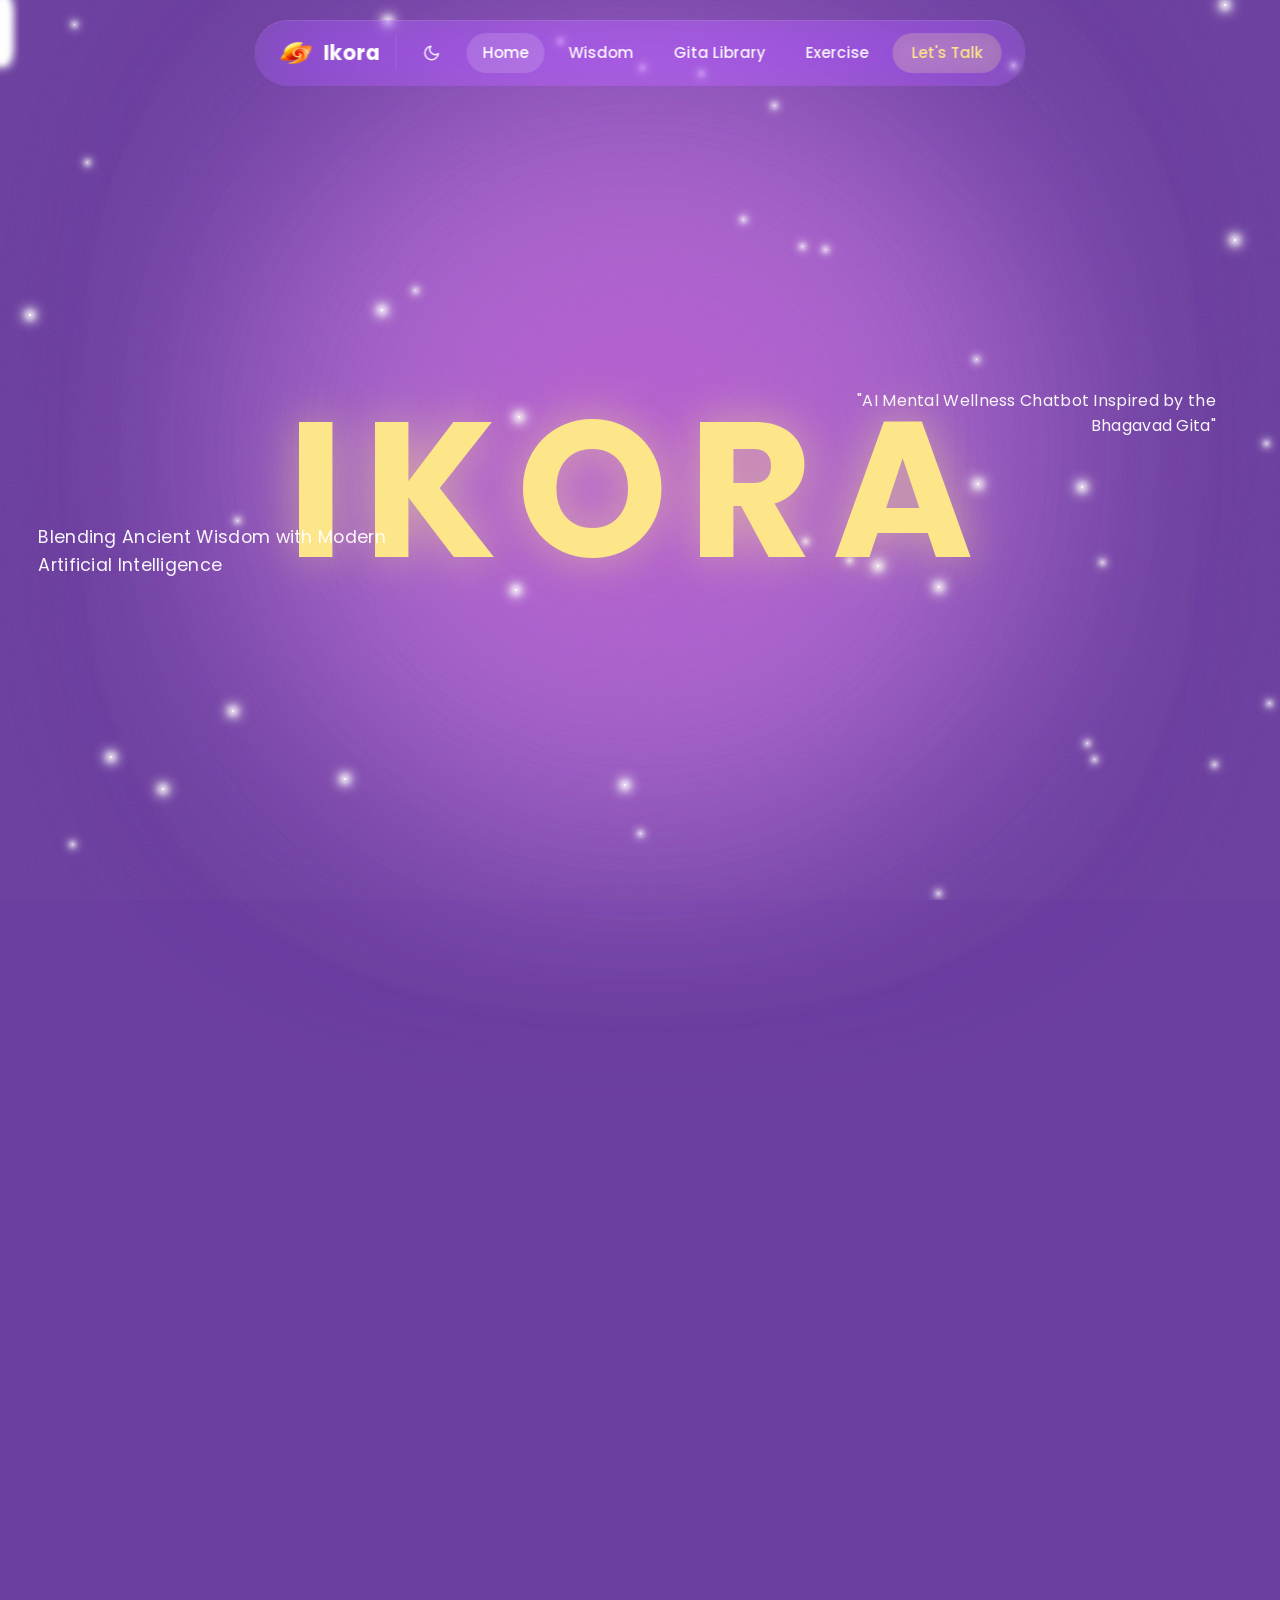
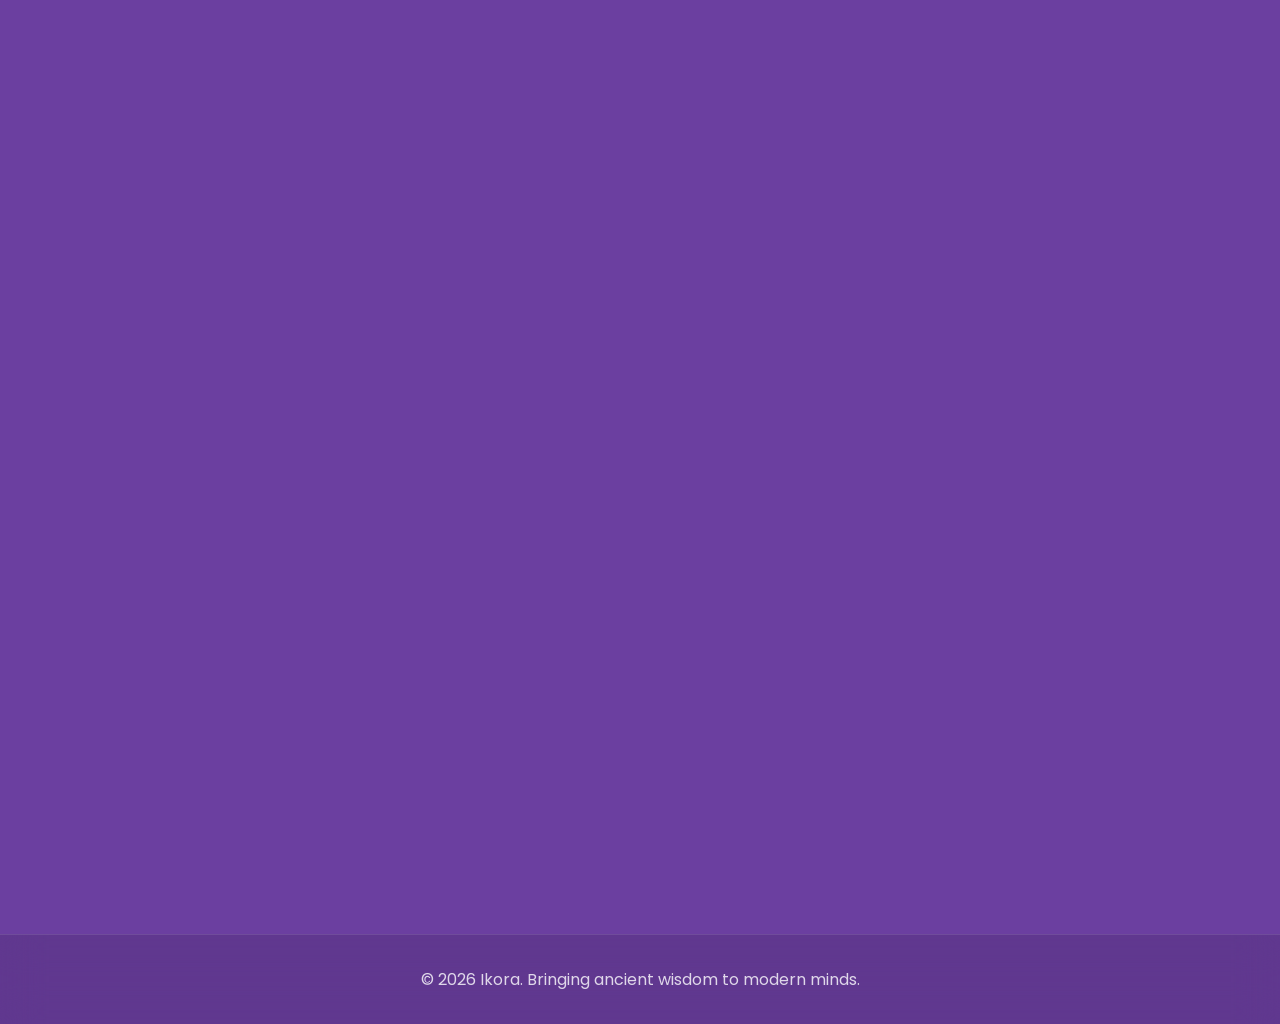
<file: index.html>
<!DOCTYPE html>
<html lang="en">
<head>
    <meta charset="UTF-8">
    <meta name="viewport" content="width=device-width, initial-scale=1.0">
    <meta name="description" content="Ikora - AI Mental Wellness Companion inspired by the Bhagavad Gita">
    <title>Ikora - Mental Wellness Companion</title>
    <link rel="stylesheet" href="css/styles-new.css">
    <link rel="preconnect" href="https://fonts.googleapis.com">
    <link rel="preconnect" href="https://fonts.gstatic.com" crossorigin>
    <link href="https://fonts.googleapis.com/css2?family=Poppins:wght@300;400;500;600;700&display=swap" rel="stylesheet">
</head>
<body>
    <!-- Page Transition Overlay -->
    <div class="page-transition"></div>
    
    <!-- Background Color Orbs -->
    <div class="color-orb-bg orb-bg-1"></div>
    <div class="color-orb-bg orb-bg-2"></div>
    <div class="color-orb-bg orb-bg-3"></div>
    <div class="color-orb-bg orb-bg-4"></div>
    <div class="color-orb-bg orb-bg-5"></div>
    <div class="color-orb-bg orb-bg-6"></div>
    
    <!-- Twinkling Stars -->
    <div class="stars-container" id="starsContainer"></div>
    
    <nav class="navbar">
        <div class="nav-container">
            <div class="logo">
                <img src="assets/ikora.png" alt="Ikora Logo" class="logo-image">
                <span class="logo-text">Ikora</span>
            </div>
            <button class="hamburger" id="hamburger" aria-label="Toggle navigation" aria-expanded="false">
                <span></span><span></span><span></span>
            </button>
            <button class="theme-toggle" id="themeToggle" title="Toggle Dark Mode" aria-label="Toggle Dark Mode">
                <svg class="icon-sun" xmlns="http://www.w3.org/2000/svg" width="18" height="18" viewBox="0 0 24 24" fill="none" stroke="currentColor" stroke-width="2" stroke-linecap="round" stroke-linejoin="round"><circle cx="12" cy="12" r="5"/><line x1="12" y1="1" x2="12" y2="3"/><line x1="12" y1="21" x2="12" y2="23"/><line x1="4.22" y1="4.22" x2="5.64" y2="5.64"/><line x1="18.36" y1="18.36" x2="19.78" y2="19.78"/><line x1="1" y1="12" x2="3" y2="12"/><line x1="21" y1="12" x2="23" y2="12"/><line x1="4.22" y1="19.78" x2="5.64" y2="18.36"/><line x1="18.36" y1="5.64" x2="19.78" y2="4.22"/></svg>
                <svg class="icon-moon" xmlns="http://www.w3.org/2000/svg" width="18" height="18" viewBox="0 0 24 24" fill="none" stroke="currentColor" stroke-width="2" stroke-linecap="round" stroke-linejoin="round"><path d="M21 12.79A9 9 0 1 1 11.21 3 7 7 0 0 0 21 12.79z"/></svg>
            </button>
            <ul class="nav-links" id="navLinks">
                <li><a href="index.html" class="page-link active">Home</a></li>
                <li><a href="about.html" class="page-link">Wisdom</a></li>
                <li><a href="gita-library.html" class="page-link">Gita Library</a></li>
                <li><a href="exercise.html" class="page-link">Exercise</a></li>
                <li><a href="auth.html" class="btn-nav page-link">Let's Talk</a></li>
            </ul>
        </div>
    </nav>

    <section class="hero">
        <div class="hero-content-center">
            <div class="color-orb"></div>
            <p class="hero-tagline-top">"AI Mental Wellness Chatbot Inspired by the Bhagavad Gita"</p>
            <h1 class="hero-title-large">IKORA</h1>
            <p class="hero-tagline-bottom">Blending Ancient Wisdom with Modern Artificial Intelligence</p>
        </div>
    </section>

    <section class="about-ikora">
        <div class="content-wrapper">
            <div class="intro-section">
                <h2 class="content-title">What is Ikora?</h2>
                <p class="content-text">
                    Ikora is your personal mental wellness companion, powered by the timeless wisdom of the Bhagavad Gita. 
                    In today's fast-paced world filled with stress, anxiety, and uncertainty, we often seek guidance and peace. 
                    Ikora bridges the gap between ancient spiritual teachings and modern mental health needs, offering you a 
                    compassionate AI chatbot that understands your struggles and provides meaningful guidance.
                </p>
            </div>

            <div class="how-it-works">
                <h2 class="content-title">How Does Ikora Work?</h2>
                <div class="work-steps">
                    <div class="step-card">
                        <div class="step-number">1</div>
                        <h3>Share Your Thoughts</h3>
                        <p>Simply type what's on your mind - whether it's anxiety, confusion, loss, or seeking purpose. No judgment, just understanding.</p>
                    </div>
                    <div class="step-card">
                        <div class="step-number">2</div>
                        <h3>AI-Powered Wisdom</h3>
                        <p>Our intelligent chatbot analyzes your concerns and searches through the 700 verses of the Bhagavad Gita to find relevant teachings.</p>
                    </div>
                    <div class="step-card">
                        <div class="step-number">3</div>
                        <h3>Receive Guidance</h3>
                        <p>Get personalized responses with ancient wisdom applied to your modern situation, helping you find clarity and peace.</p>
                    </div>
                </div>
            </div>

            <div class="inspiration-section">
                <h2 class="content-title">The Inspiration Behind Ikora</h2>
                <p class="content-text">
                    Ikora draws its wisdom from the <strong>Bhagavad Gita</strong>, a 5,000-year-old sacred Hindu scripture 
                    that is part of the epic Mahabharata. The Gita is a profound dialogue between Prince Arjuna and Lord Krishna 
                    on the battlefield of Kurukshetra, where Arjuna faces a moral crisis about fighting in a war against his own relatives.
                </p>
                <p class="content-text">
                    Through this conversation, Krishna imparts timeless wisdom about duty (dharma), righteousness, the nature of 
                    the self, and the paths to spiritual liberation. The teachings address universal human concerns that remain 
                    relevant today: dealing with anxiety, finding purpose, managing emotions, understanding loss, and achieving 
                    inner peace.
                </p>
                <p class="content-text">
                    The name <strong>"Ikora"</strong> is inspired by the concept of inner wisdom and spiritual guidance. Just as 
                    Krishna guided Arjuna through his darkest moment, Ikora aims to guide you through life's challenges using 
                    these eternal principles adapted for the modern world.
                </p>
            </div>

            <div class="why-gita">
                <h2 class="content-title">Why the Bhagavad Gita for Mental Wellness?</h2>
                <div class="benefits-grid">
                    <div class="benefit-item">
                        <span class="benefit-icon">🧠</span>
                        <h4>Practical Psychology</h4>
                        <p>The Gita offers practical insights into human psychology, emotions, and behavior that align with modern mental health principles.</p>
                    </div>
                    <div class="benefit-item">
                        <span class="benefit-icon">⚖️</span>
                        <h4>Balance & Equanimity</h4>
                        <p>Teaches how to maintain mental balance in success and failure, pleasure and pain - essential for emotional resilience.</p>
                    </div>
                    <div class="benefit-item">
                        <span class="benefit-icon">🎯</span>
                        <h4>Purpose & Meaning</h4>
                        <p>Helps you discover your dharma (life purpose) and find meaning in your actions, reducing existential anxiety.</p>
                    </div>
                    <div class="benefit-item">
                        <span class="benefit-icon">🌊</span>
                        <h4>Stress Management</h4>
                        <p>Provides techniques for detachment from outcomes, reducing stress and anxiety about things beyond your control.</p>
                    </div>
                </div>
            </div>

            <div class="cta-final">
                <h2>Ready to Begin Your Journey?</h2>
                <p>Experience the transformative power of ancient wisdom for modern wellness</p>
                <a href="auth.html" class="btn btn-primary btn-large">Start Chatting with Ikora</a>
            </div>

            <!-- Testimonials Section -->
            <div class="testimonials-section">
                <h2 class="content-title">What Our Users Say</h2>
                <div class="testimonials-carousel">
                    <button class="carousel-btn prev-btn" id="prevTestimonial">‹</button>
                    <div class="testimonials-container" id="testimonialsContainer">
                        <div class="testimonial-card active">
                            <div class="testimonial-stars">⭐⭐⭐⭐⭐</div>
                            <p class="testimonial-text">"Ikora has been a game-changer for my mental health. The wisdom from the Bhagavad Gita helps me find peace during stressful times at work."</p>
                            <div class="testimonial-author">
                                <div class="author-avatar">👤</div>
                                <div class="author-info">
                                    <p class="author-name">Priya S.</p>
                                    <p class="author-role">Software Engineer</p>
                                </div>
                            </div>
                        </div>
                        <div class="testimonial-card">
                            <div class="testimonial-stars">⭐⭐⭐⭐⭐</div>
                            <p class="testimonial-text">"I was skeptical at first, but the guidance I receive from Ikora is incredibly relevant to my daily struggles. It's like having a wise friend available 24/7."</p>
                            <div class="testimonial-author">
                                <div class="author-avatar">👤</div>
                                <div class="author-info">
                                    <p class="author-name">Rahul M.</p>
                                    <p class="author-role">Business Owner</p>
                                </div>
                            </div>
                        </div>
                        <div class="testimonial-card">
                            <div class="testimonial-stars">⭐⭐⭐⭐⭐</div>
                            <p class="testimonial-text">"The Bhagavad Gita teachings through Ikora have helped me manage my anxiety better than any app I've tried. Highly recommend!"</p>
                            <div class="testimonial-author">
                                <div class="author-avatar">👤</div>
                                <div class="author-info">
                                    <p class="author-name">Anjali K.</p>
                                    <p class="author-role">Teacher</p>
                                </div>
                            </div>
                        </div>
                        <div class="testimonial-card">
                            <div class="testimonial-stars">⭐⭐⭐⭐⭐</div>
                            <p class="testimonial-text">"Finding purpose and clarity has never been easier. Ikora's responses are thoughtful and deeply meaningful."</p>
                            <div class="testimonial-author">
                                <div class="author-avatar">👤</div>
                                <div class="author-info">
                                    <p class="author-name">Vikram P.</p>
                                    <p class="author-role">Student</p>
                                </div>
                            </div>
                        </div>
                    </div>
                    <button class="carousel-btn next-btn" id="nextTestimonial">›</button>
                </div>
                <div class="carousel-dots" id="carouselDots"></div>
            </div>
        </div>
    </section>

    <footer class="footer">
        <p>&copy; 2026 Ikora. Bringing ancient wisdom to modern minds.</p>
    </footer>

    <script src="js/config.js"></script>
    <script src="js/script.js"></script>
    <script>
        // Hamburger menu toggle
        (function () {
            var btn = document.getElementById('hamburger');
            var nav = document.getElementById('navLinks');
            if (!btn || !nav) return;
            btn.addEventListener('click', function () {
                var open = nav.classList.toggle('mobile-open');
                btn.classList.toggle('open', open);
                btn.setAttribute('aria-expanded', open);
            });
            // Close menu when a link is clicked
            nav.querySelectorAll('a').forEach(function (link) {
                link.addEventListener('click', function () {
                    nav.classList.remove('mobile-open');
                    btn.classList.remove('open');
                    btn.setAttribute('aria-expanded', 'false');
                });
            });
            // Close when clicking outside
            document.addEventListener('click', function (e) {
                if (!btn.contains(e.target) && !nav.contains(e.target)) {
                    nav.classList.remove('mobile-open');
                    btn.classList.remove('open');
                    btn.setAttribute('aria-expanded', 'false');
                }
            });
        })();
    </script>
</body>
</html>
</file>
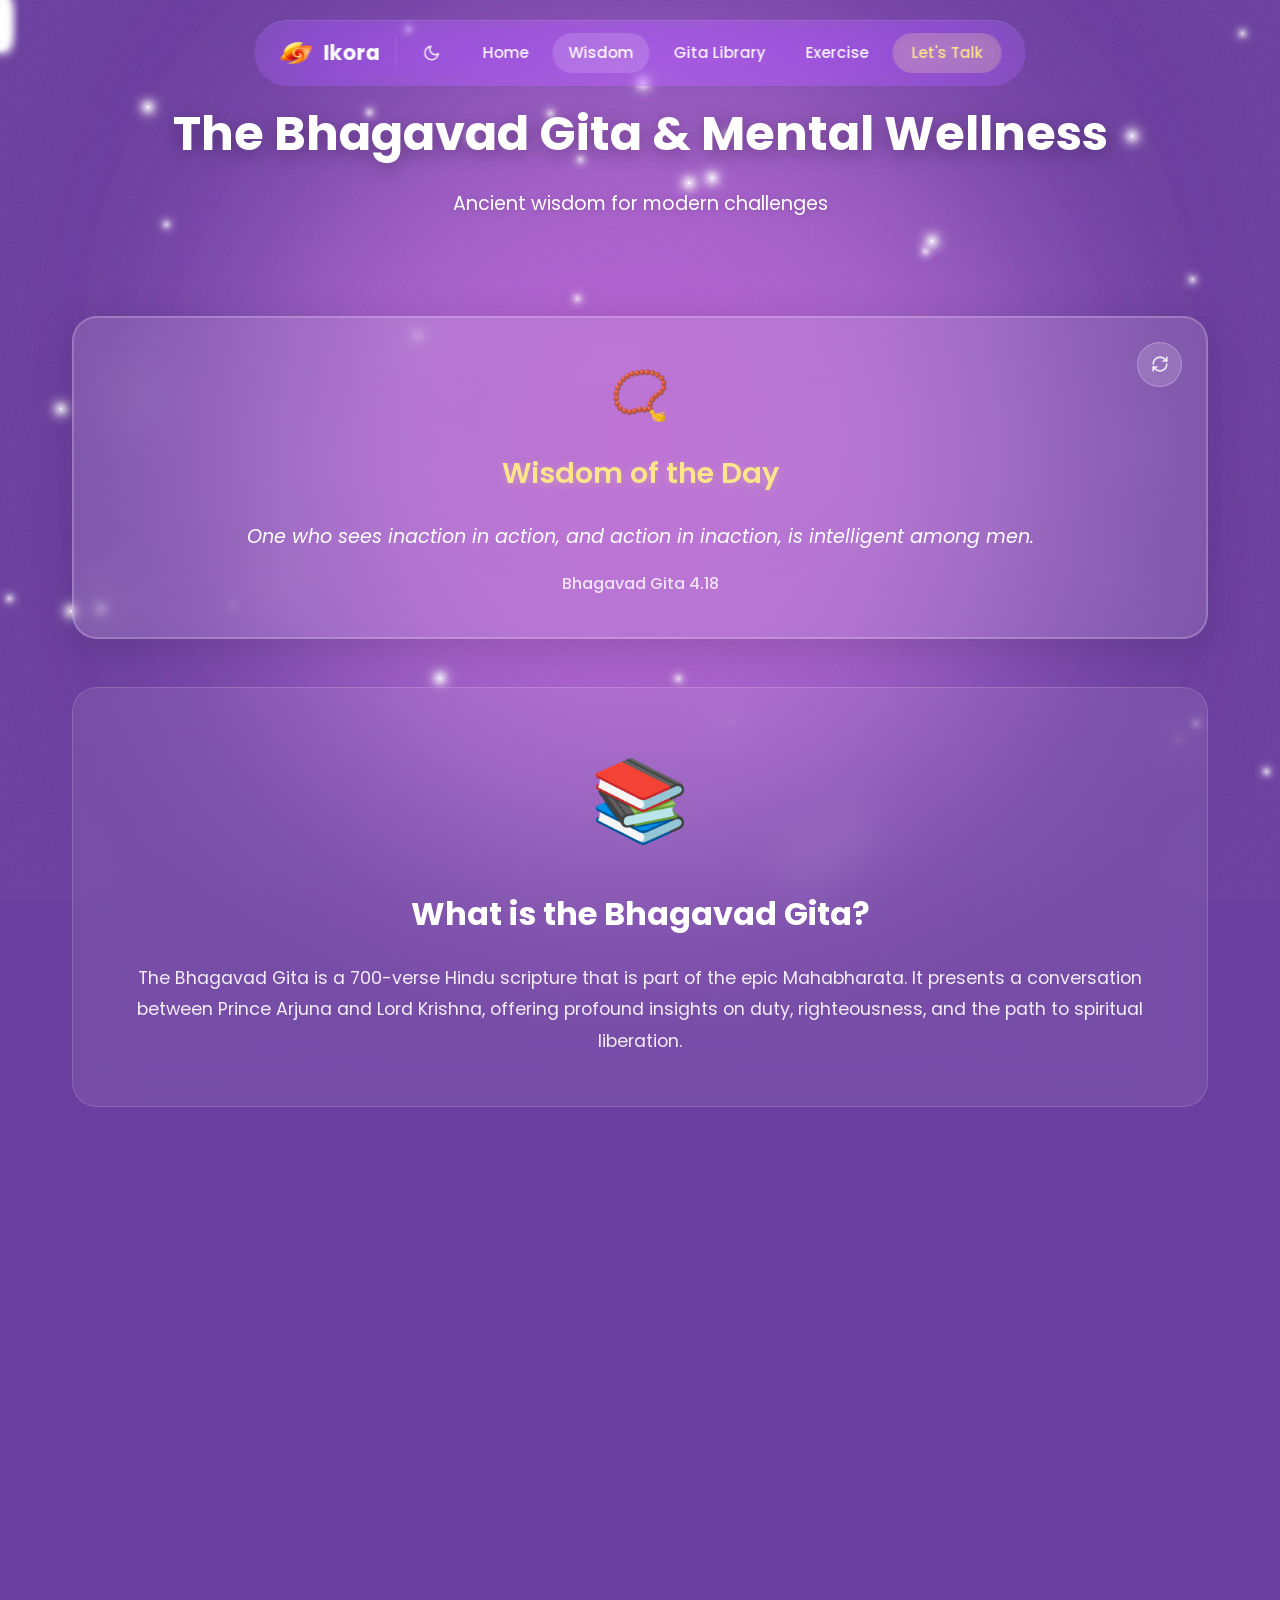
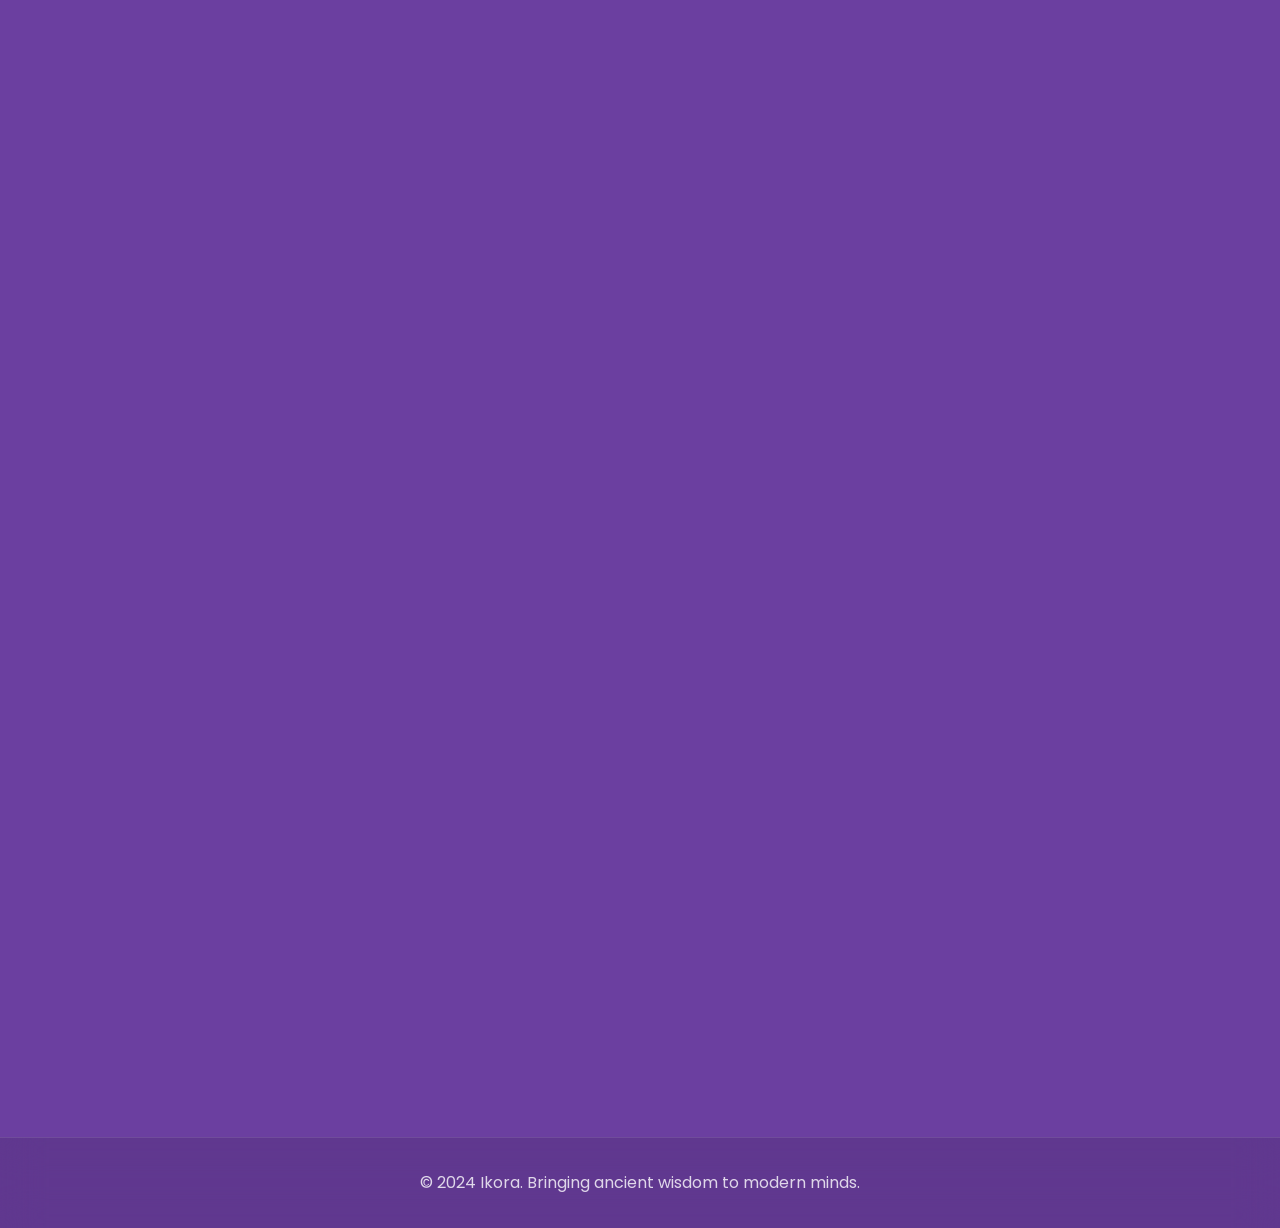
<file: about.html>
<!DOCTYPE html>
<html lang="en">
<head>
    <meta charset="UTF-8">
    <meta name="viewport" content="width=device-width, initial-scale=1.0">
    <title>Wisdom - Ikora</title>
    <link rel="stylesheet" href="css/styles-new.css">
    <link rel="preconnect" href="https://fonts.googleapis.com">
    <link rel="preconnect" href="https://fonts.gstatic.com" crossorigin>
    <link href="https://fonts.googleapis.com/css2?family=Poppins:wght@300;400;500;600;700&display=swap" rel="stylesheet">
</head>
<body>
    <!-- Page Transition Overlay -->
    <div class="page-transition"></div>
    
    <!-- Background Color Orbs -->
    <div class="color-orb-bg orb-bg-1"></div>
    <div class="color-orb-bg orb-bg-2"></div>
    <div class="color-orb-bg orb-bg-3"></div>
    <div class="color-orb-bg orb-bg-4"></div>
    <div class="color-orb-bg orb-bg-5"></div>
    <div class="color-orb-bg orb-bg-6"></div>

    <!-- Twinkling Stars -->
    <div class="stars-container" id="starsContainer"></div>
    
    <nav class="navbar">
        <div class="nav-container">
            <div class="logo">
                <img src="assets/ikora.png" alt="Ikora Logo" class="logo-image">
                <span class="logo-text">Ikora</span>
            </div>
            <button class="hamburger" id="hamburger" aria-label="Toggle navigation" aria-expanded="false">
                <span></span><span></span><span></span>
            </button>
            <button class="theme-toggle" id="themeToggle" title="Toggle Dark Mode" aria-label="Toggle Dark Mode">
                <svg class="icon-sun" xmlns="http://www.w3.org/2000/svg" width="18" height="18" viewBox="0 0 24 24" fill="none" stroke="currentColor" stroke-width="2" stroke-linecap="round" stroke-linejoin="round"><circle cx="12" cy="12" r="5"/><line x1="12" y1="1" x2="12" y2="3"/><line x1="12" y1="21" x2="12" y2="23"/><line x1="4.22" y1="4.22" x2="5.64" y2="5.64"/><line x1="18.36" y1="18.36" x2="19.78" y2="19.78"/><line x1="1" y1="12" x2="3" y2="12"/><line x1="21" y1="12" x2="23" y2="12"/><line x1="4.22" y1="19.78" x2="5.64" y2="18.36"/><line x1="18.36" y1="5.64" x2="19.78" y2="4.22"/></svg>
                <svg class="icon-moon" xmlns="http://www.w3.org/2000/svg" width="18" height="18" viewBox="0 0 24 24" fill="none" stroke="currentColor" stroke-width="2" stroke-linecap="round" stroke-linejoin="round"><path d="M21 12.79A9 9 0 1 1 11.21 3 7 7 0 0 0 21 12.79z"/></svg>
            </button>
            <ul class="nav-links" id="navLinks">
                <li><a href="index.html" class="page-link">Home</a></li>
                <li><a href="about.html" class="active page-link">Wisdom</a></li>
                <li><a href="gita-library.html" class="page-link">Gita Library</a></li>
                <li><a href="exercise.html" class="page-link">Exercise</a></li>
                <li><a href="auth.html" class="btn-nav page-link">Let's Talk</a></li>
            </ul>
        </div>
    </nav>

    <section class="about-hero">
        <h1>The Bhagavad Gita & Mental Wellness</h1>
        <p>Ancient wisdom for modern challenges</p>
    </section>

    <section class="content-section">
        <div class="content-container">
            <!-- Quote of the Day -->
            <div class="quote-of-day" id="quoteOfDay">
                <div class="quote-icon">📿</div>
                <h3 class="quote-title">Wisdom of the Day</h3>
                <p class="quote-text" id="quoteText"></p>
                <p class="quote-reference" id="quoteReference"></p>
                <button class="quote-refresh" id="refreshQuote" title="New Quote">
                    <svg xmlns="http://www.w3.org/2000/svg" viewBox="0 0 24 24" fill="none" stroke="currentColor" stroke-width="2.2" stroke-linecap="round" stroke-linejoin="round" width="18" height="18" aria-hidden="true">
                        <path d="M3 12a9 9 0 0 1 15-6.7L21 8"/>
                        <path d="M21 3v5h-5"/>
                        <path d="M21 12a9 9 0 0 1-15 6.7L3 16"/>
                        <path d="M3 21v-5h5"/>
                    </svg>
                </button>
            </div>

            <div class="wisdom-card-transparent">
                <div class="wisdom-icon">📚</div>
                <h2>What is the Bhagavad Gita?</h2>
                <p>The Bhagavad Gita is a 700-verse Hindu scripture that is part of the epic Mahabharata. It presents a conversation between Prince Arjuna and Lord Krishna, offering profound insights on duty, righteousness, and the path to spiritual liberation.</p>
            </div>

            <div class="wisdom-card-transparent">
                <div class="wisdom-icon">🧘‍♀️</div>
                <h2>Mental Wellness Through Gita</h2>
                <p>The Gita addresses universal human concerns: anxiety, purpose, duty, and inner peace. Its teachings provide practical wisdom for managing stress, finding clarity, and cultivating mental resilience in daily life.</p>
            </div>

            <div class="key-teachings">
                <h2>Key Teachings for Wellness</h2>
                <div class="teachings-grid-flow">
                    <div class="teaching-flow-card">
                        <div class="teaching-icon">🎯</div>
                        <div class="teaching-number">1</div>
                        <h3>Detachment from Results</h3>
                        <p>Focus on your actions, not outcomes. This reduces anxiety and helps you stay present.</p>
                    </div>
                    <div class="flow-arrow">→</div>
                    <div class="teaching-flow-card">
                        <div class="teaching-icon">💡</div>
                        <div class="teaching-number">2</div>
                        <h3>Self-Knowledge</h3>
                        <p>Understanding your true nature brings peace and clarity beyond temporary emotions.</p>
                    </div>
                    <div class="flow-arrow">→</div>
                    <div class="teaching-flow-card">
                        <div class="teaching-icon">⚖️</div>
                        <div class="teaching-number">3</div>
                        <h3>Equanimity</h3>
                        <p>Maintain balance in success and failure, pleasure and pain.</p>
                    </div>
                    <div class="flow-arrow">→</div>
                    <div class="teaching-flow-card">
                        <div class="teaching-icon">🌟</div>
                        <div class="teaching-number">4</div>
                        <h3>Dharma (Purpose)</h3>
                        <p>Living aligned with your purpose brings fulfillment and reduces inner conflict.</p>
                    </div>
                </div>
            </div>

            <div class="cta-section-transparent">
                <div class="cta-icon"><img src="assets/ikora.png" alt="Ikora" class="cta-logo-image"></div>
                <h2>Ready to Experience This Wisdom?</h2>
                <p>Start your journey with our AI-powered Gita companion</p>
                <a href="auth.html" class="btn btn-primary">Let's Talk</a>
            </div>
        </div>
    </section>

    <footer class="footer">
        <p>&copy; 2024 Ikora. Bringing ancient wisdom to modern minds.</p>
    </footer>

    <script src="js/config.js"></script>
    <script src="js/script.js"></script>
    <script>
        // Hamburger menu toggle
        (function () {
            var btn = document.getElementById('hamburger');
            var nav = document.getElementById('navLinks');
            if (!btn || !nav) return;
            btn.addEventListener('click', function () {
                var open = nav.classList.toggle('mobile-open');
                btn.classList.toggle('open', open);
                btn.setAttribute('aria-expanded', open);
            });
            nav.querySelectorAll('a').forEach(function (link) {
                link.addEventListener('click', function () {
                    nav.classList.remove('mobile-open');
                    btn.classList.remove('open');
                    btn.setAttribute('aria-expanded', 'false');
                });
            });
            document.addEventListener('click', function (e) {
                if (!btn.contains(e.target) && !nav.contains(e.target)) {
                    nav.classList.remove('mobile-open');
                    btn.classList.remove('open');
                    btn.setAttribute('aria-expanded', 'false');
                }
            });
        })();
    </script>
</body>
</html>
</file>
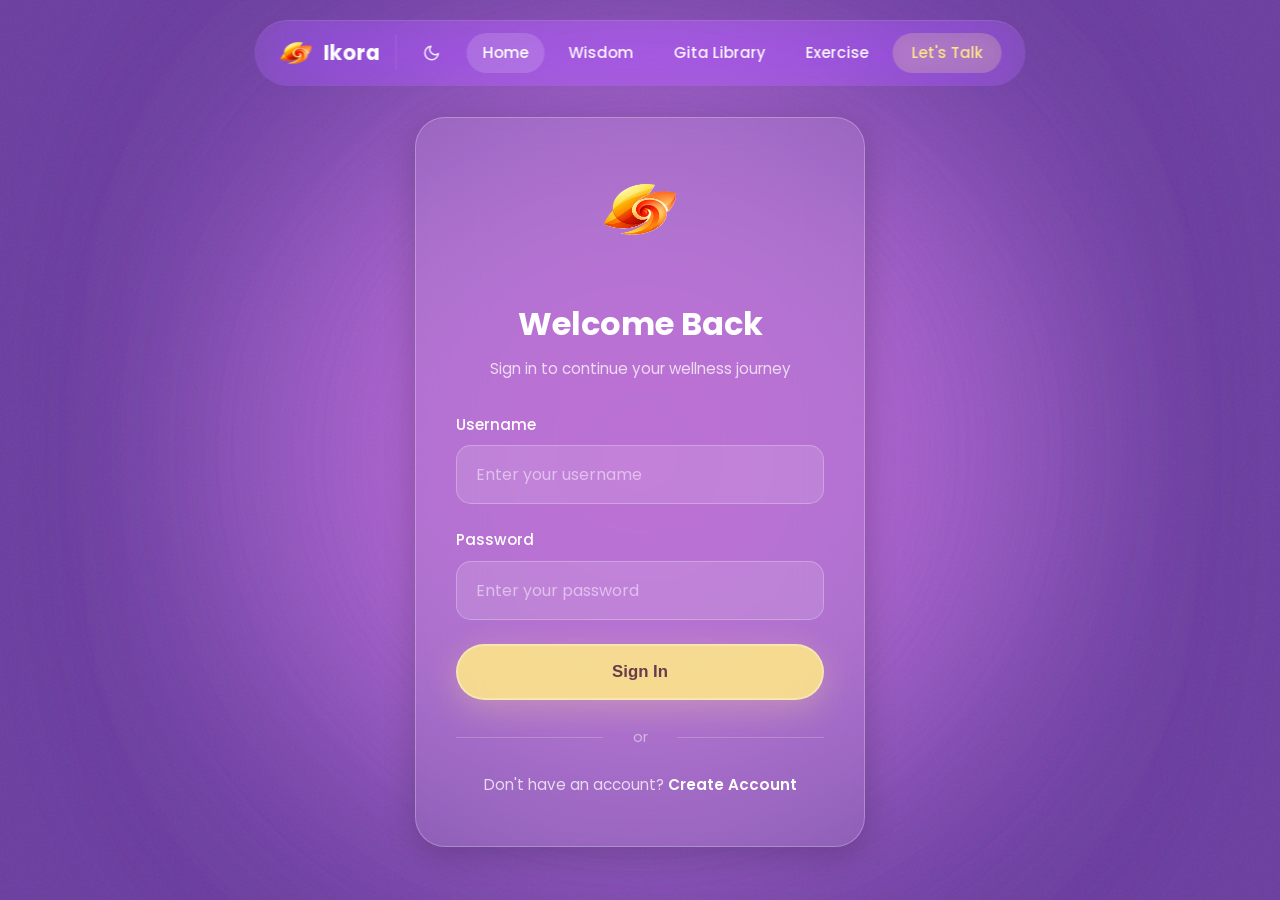
<file: auth.html>
<!DOCTYPE html>
<html lang="en">
<head>
    <meta charset="UTF-8">
    <meta name="viewport" content="width=device-width, initial-scale=1.0">
    <title>Login - Ikora</title>
    <link rel="stylesheet" href="css/styles-new.css">
    <link rel="preconnect" href="https://fonts.googleapis.com">
    <link rel="preconnect" href="https://fonts.gstatic.com" crossorigin>
    <link href="https://fonts.googleapis.com/css2?family=Poppins:wght@300;400;500;600;700&display=swap" rel="stylesheet">
    <!-- Apply dark mode immediately to prevent flash -->
    <script>
        (function() {
            const savedTheme = localStorage.getItem('ikora-theme');
            if (savedTheme === 'dark') {
                document.documentElement.classList.add('dark-mode');
            }
        })();
    </script>
</head>
<body>
    <!-- Login/Signup Loading Screen -->
    <div class="loading-screen" id="authLoadingScreen" style="display: none;">
        <div class="loading-content">
            <h1 class="loading-title">IKORA</h1>
            <div class="loading-lotus"><img src="assets/ikora.png" alt="Ikora" class="loading-logo-image"></div>
            <div class="loading-bar">
                <div class="loading-progress"></div>
            </div>
            <p class="loading-text" id="loadingMessage">Preparing your wellness journey...</p>
        </div>
    </div>
    
    <!-- Page Transition Overlay -->
    <div class="page-transition"></div>
    
    <!-- Background Color Orbs -->
    <div class="color-orb-bg orb-bg-1"></div>
    <div class="color-orb-bg orb-bg-2"></div>
    <div class="color-orb-bg orb-bg-3"></div>
    <div class="color-orb-bg orb-bg-4"></div>
    <div class="color-orb-bg orb-bg-5"></div>
    <div class="color-orb-bg orb-bg-6"></div>

    <!-- Twinkling Stars -->
    <div class="stars-container" id="starsContainer"></div>
    
    <nav class="navbar">
        <div class="nav-container">
            <div class="logo">
                <img src="assets/ikora.png" alt="Ikora Logo" class="logo-image">
                <span class="logo-text">Ikora</span>
            </div>
            <button class="hamburger" id="hamburger" aria-label="Toggle navigation" aria-expanded="false">
                <span></span><span></span><span></span>
            </button>
            <button class="theme-toggle" id="themeToggle" title="Toggle Dark Mode" aria-label="Toggle Dark Mode">
                <svg class="icon-sun" xmlns="http://www.w3.org/2000/svg" width="18" height="18" viewBox="0 0 24 24" fill="none" stroke="currentColor" stroke-width="2" stroke-linecap="round" stroke-linejoin="round"><circle cx="12" cy="12" r="5"/><line x1="12" y1="1" x2="12" y2="3"/><line x1="12" y1="21" x2="12" y2="23"/><line x1="4.22" y1="4.22" x2="5.64" y2="5.64"/><line x1="18.36" y1="18.36" x2="19.78" y2="19.78"/><line x1="1" y1="12" x2="3" y2="12"/><line x1="21" y1="12" x2="23" y2="12"/><line x1="4.22" y1="19.78" x2="5.64" y2="18.36"/><line x1="18.36" y1="5.64" x2="19.78" y2="4.22"/></svg>
                <svg class="icon-moon" xmlns="http://www.w3.org/2000/svg" width="18" height="18" viewBox="0 0 24 24" fill="none" stroke="currentColor" stroke-width="2" stroke-linecap="round" stroke-linejoin="round"><path d="M21 12.79A9 9 0 1 1 11.21 3 7 7 0 0 0 21 12.79z"/></svg>
            </button>
            <ul class="nav-links" id="navLinks">
                <li><a href="index.html" class="page-link active">Home</a></li>
                <li><a href="about.html" class="page-link">Wisdom</a></li>
                <li><a href="gita-library.html" class="page-link">Gita Library</a></li>
                <li><a href="exercise.html" class="page-link">Exercise</a></li>
                <li><a href="auth.html" class="btn-nav page-link">Let's Talk</a></li>
            </ul>
        </div>
    </nav>

    <div class="auth-container">
        <div class="auth-card-wrapper">
            <!-- Login Form -->
            <div class="auth-card" id="loginCard">
                <div class="auth-header">
                    <div class="auth-icon"><img src="assets/ikora.png" alt="Ikora" class="auth-logo-image"></div>
                    <h2>Welcome Back</h2>
                    <p>Sign in to continue your wellness journey</p>
                </div>
                
                <form class="auth-form" id="loginForm">
                    <div class="form-group">
                        <label for="loginUsername">Username</label>
                        <input type="text" id="loginUsername" name="username" required placeholder="Enter your username">
                    </div>
                    
                    <div class="form-group">
                        <label for="loginPassword">Password</label>
                        <input type="password" id="loginPassword" name="password" required placeholder="Enter your password">
                    </div>
                    
                    <div class="error-message" id="loginError"></div>
                    
                    <button type="submit" class="btn btn-primary btn-full">Sign In</button>
                </form>
                
                <div class="auth-divider">
                    <span>or</span>
                </div>
                
                <p class="auth-switch">
                    Don't have an account? <a href="#" id="showSignup">Create Account</a>
                </p>
            </div>
            
            <!-- Signup Form -->
            <div class="auth-card" id="signupCard" style="display: none;">
                <div class="auth-header">
                    <div class="auth-icon">🙏</div>
                    <h2>Begin Your Journey</h2>
                    <p>Create an account to access personalized wellness guidance</p>
                </div>
                
                <form class="auth-form" id="signupForm">
                    <div class="form-group">
                        <label for="signupUsername">Username</label>
                        <input type="text" id="signupUsername" name="username" required placeholder="Choose a username" minlength="3">
                        <small>At least 3 characters</small>
                    </div>
                    
                    <div class="form-group">
                        <label for="signupPassword">Password</label>
                        <input type="password" id="signupPassword" name="password" required placeholder="Create a password" minlength="6">
                        <small>At least 6 characters</small>
                    </div>
                    
                    <div class="form-group">
                        <label for="confirmPassword">Confirm Password</label>
                        <input type="password" id="confirmPassword" name="confirmPassword" required placeholder="Re-enter password">
                    </div>
                    
                    <div class="error-message" id="signupError"></div>
                    
                    <button type="submit" class="btn btn-primary btn-full">Create Account</button>
                </form>
                
                <div class="auth-divider">
                    <span>or</span>
                </div>
                
                <p class="auth-switch">
                    Already have an account? <a href="#" id="showLogin">Sign In</a>
                </p>
            </div>
        </div>
    </div>

    <script src="js/config.js"></script>
    <script src="js/auth.js"></script>
    <script>
        // ========================================
        // DARK MODE TOGGLE - Auth Page Specific
        // ========================================
        (function() {
            // Apply saved dark mode preference immediately
            const savedTheme = localStorage.getItem('ikora-theme');
            if (savedTheme === 'dark') {
                document.body.classList.add('dark-mode');
            }
            
            // Wait for DOM to be ready
            function initAuthDarkMode() {
                const themeToggle = document.getElementById('themeToggle');
                
                if (!themeToggle) return;
                
                // Toggle dark mode on click — icons are handled by CSS
                themeToggle.addEventListener('click', function(e) {
                    e.preventDefault();
                    document.body.classList.toggle('dark-mode');
                    localStorage.setItem(
                        'ikora-theme',
                        document.body.classList.contains('dark-mode') ? 'dark' : 'light'
                    );
                });
            }
            
            // Initialize when DOM is ready
            if (document.readyState === 'loading') {
                document.addEventListener('DOMContentLoaded', initAuthDarkMode);
            } else {
                initAuthDarkMode();
            }
        })();
        
        // Create floating particles animation
        function createParticles() {
            const particlesContainer = document.getElementById('particles');
            if (!particlesContainer) return;
            
            const particleCount = 50;
            
            for (let i = 0; i < particleCount; i++) {
                const particle = document.createElement('div');
                particle.className = 'particle';
                particle.style.left = Math.random() * 100 + '%';
                particle.style.animationDelay = Math.random() * 20 + 's';
                particle.style.animationDuration = (15 + Math.random() * 10) + 's';
                particlesContainer.appendChild(particle);
            }
        }
        
        // Initialize particles
        createParticles();
    </script>
    <script>
        // Hamburger menu toggle
        (function () {
            var btn = document.getElementById('hamburger');
            var nav = document.getElementById('navLinks');
            if (!btn || !nav) return;
            btn.addEventListener('click', function () {
                var open = nav.classList.toggle('mobile-open');
                btn.classList.toggle('open', open);
                btn.setAttribute('aria-expanded', open);
            });
            nav.querySelectorAll('a').forEach(function (link) {
                link.addEventListener('click', function () {
                    nav.classList.remove('mobile-open');
                    btn.classList.remove('open');
                    btn.setAttribute('aria-expanded', 'false');
                });
            });
            document.addEventListener('click', function (e) {
                if (!btn.contains(e.target) && !nav.contains(e.target)) {
                    nav.classList.remove('mobile-open');
                    btn.classList.remove('open');
                    btn.setAttribute('aria-expanded', 'false');
                }
            });
        })();
    </script>
</body>
</html>
</file>
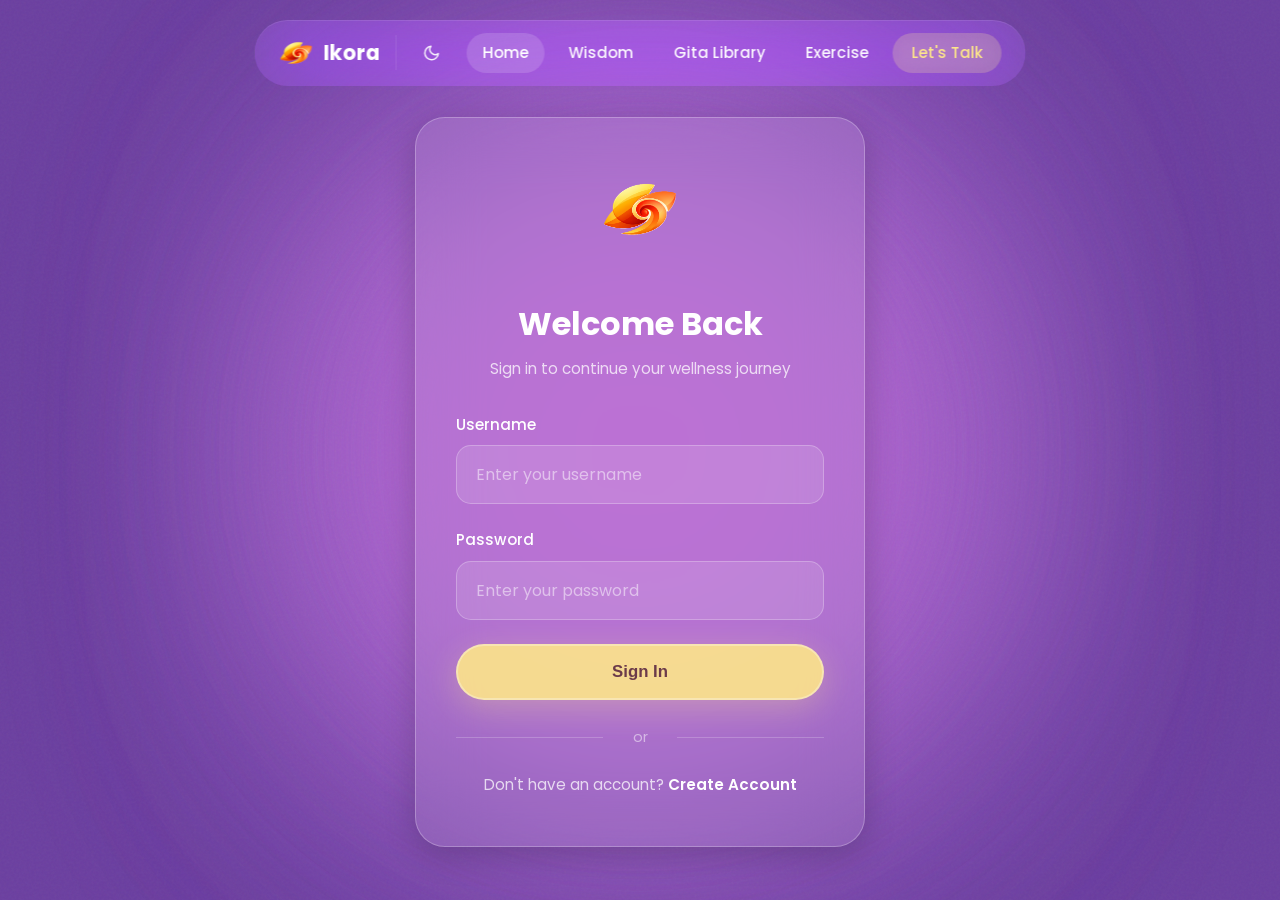
<file: dashboard.html>
<!DOCTYPE html>
<html lang="en">
<head>
    <meta charset="UTF-8">
    <meta name="viewport" content="width=device-width, initial-scale=1.0">
    <title>Dashboard - Ikora</title>
    <link rel="stylesheet" href="css/styles-new.css">
    <link rel="preconnect" href="https://fonts.googleapis.com">
    <link rel="preconnect" href="https://fonts.gstatic.com" crossorigin>
    <link href="https://fonts.googleapis.com/css2?family=Poppins:wght@300;400;500;600;700&display=swap" rel="stylesheet">
</head>
<body>
    <!-- Background Color Orbs -->
    <div class="color-orb-bg orb-bg-1"></div>
    <div class="color-orb-bg orb-bg-2"></div>
    <div class="color-orb-bg orb-bg-3"></div>
    <div class="color-orb-bg orb-bg-4"></div>
    <div class="color-orb-bg orb-bg-5"></div>
    <div class="color-orb-bg orb-bg-6"></div>
    
    <nav class="navbar">
        <div class="nav-container">
            <div class="logo">
                <img src="assets/ikora.png" alt="Ikora Logo" class="logo-image">
                <span class="logo-text">Ikora</span>
            </div>
            <button class="hamburger" id="hamburger" aria-label="Toggle navigation" aria-expanded="false">
                <span></span><span></span><span></span>
            </button>
            <button class="theme-toggle" id="themeToggle" title="Toggle Dark Mode" aria-label="Toggle Dark Mode">
                <svg class="icon-sun" xmlns="http://www.w3.org/2000/svg" width="18" height="18" viewBox="0 0 24 24" fill="none" stroke="currentColor" stroke-width="2" stroke-linecap="round" stroke-linejoin="round"><circle cx="12" cy="12" r="5"/><line x1="12" y1="1" x2="12" y2="3"/><line x1="12" y1="21" x2="12" y2="23"/><line x1="4.22" y1="4.22" x2="5.64" y2="5.64"/><line x1="18.36" y1="18.36" x2="19.78" y2="19.78"/><line x1="1" y1="12" x2="3" y2="12"/><line x1="21" y1="12" x2="23" y2="12"/><line x1="4.22" y1="19.78" x2="5.64" y2="18.36"/><line x1="18.36" y1="5.64" x2="19.78" y2="4.22"/></svg>
                <svg class="icon-moon" xmlns="http://www.w3.org/2000/svg" width="18" height="18" viewBox="0 0 24 24" fill="none" stroke="currentColor" stroke-width="2" stroke-linecap="round" stroke-linejoin="round"><path d="M21 12.79A9 9 0 1 1 11.21 3 7 7 0 0 0 21 12.79z"/></svg>
            </button>
            <ul class="nav-links" id="navLinks">
                <li><a href="index.html">Home</a></li>
                <li><a href="about.html">Wisdom</a></li>
                <li><a href="gita-library.html">Gita Library</a></li>
                <li><a href="exercise.html">Exercise</a></li>
                <li><span class="user-greeting" id="userGreeting">Welcome</span></li>
                <li><a href="auth.html" class="btn-nav" id="logoutBtn" onclick="handleLogout(event)">Logout</a></li>
            </ul>
        </div>
    </nav>

    <div class="chat-container-centered">
        <div class="chat-card-glass">
            <div class="chat-header-single">
                <div class="bot-avatar-header"><img src="assets/ikora.png" alt="Ikora" class="chat-avatar-image"></div>
                <div class="header-text">
                    <h2>Ikora</h2>
                    <p>Your Wellness Buddy • Always here to listen</p>
                </div>
            </div>
            
            <div class="chat-messages-single" id="chatMessages">
                <div class="message bot-message">
                    <div class="message-avatar"><img src="assets/ikora.png" alt="Ikora" class="message-avatar-image"></div>
                    <div class="message-content">
                        <p>Namaste! 🙏 I am here to share the wisdom of the Bhagavad Gita with you. Whether you're feeling anxious, seeking purpose, or just need someone to talk to - I'm here for you. How may I guide you today?</p>
                    </div>
                </div>
            </div>
            
            <div class="chat-input-single">
                <form class="chat-form" id="chatForm">
                    <input 
                        type="text" 
                        id="chatInput" 
                        placeholder="Share what's on your mind... 💭" 
                        autocomplete="off"
                    >
                    <button type="submit" class="send-btn-single">
                        <span>Send 📤</span>
                    </button>
                </form>
            </div>
        </div>

        <!-- Mood Tracking Dock (Collapsible) -->
        <div class="mood-dock" id="moodDock">
            <button class="mood-dock-toggle" id="moodDockToggle">
                <span class="dock-icon">📊</span>
                <span class="dock-text">Mood Tracking</span>
                <span class="dock-arrow">›</span>
            </button>
            
            <div class="mood-dock-panel" id="moodDockPanel">
                <div class="mood-panel-header">
                    <h3>Track Your Mood</h3>
                    <button class="mood-panel-close" id="closeMoodPanel">✕</button>
                </div>
                
                <div class="mood-panel-content">
                    <!-- Today's Mood -->
                    <div class="mood-today-compact">
                        <p class="mood-question">How are you feeling?</p>
                        <div class="mood-selector-compact">
                            <button class="mood-btn-compact" data-mood="amazing" title="Amazing">😄</button>
                            <button class="mood-btn-compact" data-mood="good" title="Good">😊</button>
                            <button class="mood-btn-compact" data-mood="okay" title="Okay">😐</button>
                            <button class="mood-btn-compact" data-mood="sad" title="Sad">😔</button>
                            <button class="mood-btn-compact" data-mood="anxious" title="Anxious">😰</button>
                        </div>
                        <textarea id="moodNoteCompact" placeholder="Add a note (optional)..." class="mood-note-compact"></textarea>
                        <button class="btn-save-mood" id="saveMoodBtnCompact">Save Mood</button>
                    </div>

                    <!-- Quick Stats -->
                    <div class="mood-stats-compact">
                        <div class="stat-item-compact">
                            <span class="stat-label">Streak</span>
                            <span class="stat-value" id="streakCompact">0 days</span>
                        </div>
                        <div class="stat-item-compact">
                            <span class="stat-label">Total</span>
                            <span class="stat-value" id="totalCompact">0</span>
                        </div>
                        <div class="stat-item-compact">
                            <span class="stat-label">This Week</span>
                            <span class="stat-value" id="weekMoodCompact">-</span>
                        </div>
                    </div>

                    <!-- Mini Calendar -->
                    <div class="mood-calendar-compact">
                        <div class="calendar-header-compact">
                            <button class="calendar-nav-compact" id="prevMonthCompact">‹</button>
                            <span class="calendar-month-compact" id="currentMonthCompact">January 2024</span>
                            <button class="calendar-nav-compact" id="nextMonthCompact">›</button>
                        </div>
                        <div class="calendar-grid-compact" id="calendarGridCompact">
                            <!-- Calendar will be generated by JavaScript -->
                        </div>
                    </div>

                    <!-- Recent Entries -->
                    <div class="mood-history-compact">
                        <h4 class="history-title-compact">Recent Entries</h4>
                        <div class="history-list-compact" id="historyListCompact">
                            <p class="no-entries">No entries yet. Start tracking!</p>
                        </div>
                    </div>

                    <!-- View Full Tracker Link -->
                    <a href="mood-tracker.html" class="view-full-link">View Full Mood Tracker →</a>
                </div>
            </div>
        </div>
    </div>

    <script src="js/config.js"></script>
    <script src="js/script.js"></script>
    <script src="js/mood-tracker.js"></script>
    <script>
        // Mood Dock Toggle
        const moodDockToggle = document.getElementById('moodDockToggle');
        const moodDockPanel = document.getElementById('moodDockPanel');
        const closeMoodPanel = document.getElementById('closeMoodPanel');
        const moodDock = document.getElementById('moodDock');

        moodDockToggle.addEventListener('click', () => {
            moodDock.classList.toggle('expanded');
        });

        closeMoodPanel.addEventListener('click', () => {
            moodDock.classList.remove('expanded');
        });
    </script>
    <script>
        // Logout function
        function handleLogout(event) {
            event.preventDefault();
            localStorage.removeItem('ikora_token');
            localStorage.removeItem('ikora_user');
            localStorage.clear();
            alert('Logged out successfully!');
            window.location.href = 'auth.html';
        }
    </script>
    <script>
        // Hamburger menu toggle
        (function () {
            var btn = document.getElementById('hamburger');
            var nav = document.getElementById('navLinks');
            if (!btn || !nav) return;
            btn.addEventListener('click', function () {
                var open = nav.classList.toggle('mobile-open');
                btn.classList.toggle('open', open);
                btn.setAttribute('aria-expanded', open);
            });
            nav.querySelectorAll('a').forEach(function (link) {
                link.addEventListener('click', function () {
                    nav.classList.remove('mobile-open');
                    btn.classList.remove('open');
                    btn.setAttribute('aria-expanded', 'false');
                });
            });
            document.addEventListener('click', function (e) {
                if (!btn.contains(e.target) && !nav.contains(e.target)) {
                    nav.classList.remove('mobile-open');
                    btn.classList.remove('open');
                    btn.setAttribute('aria-expanded', 'false');
                }
            });
        })();
    </script>
</body>
</html>
</file>
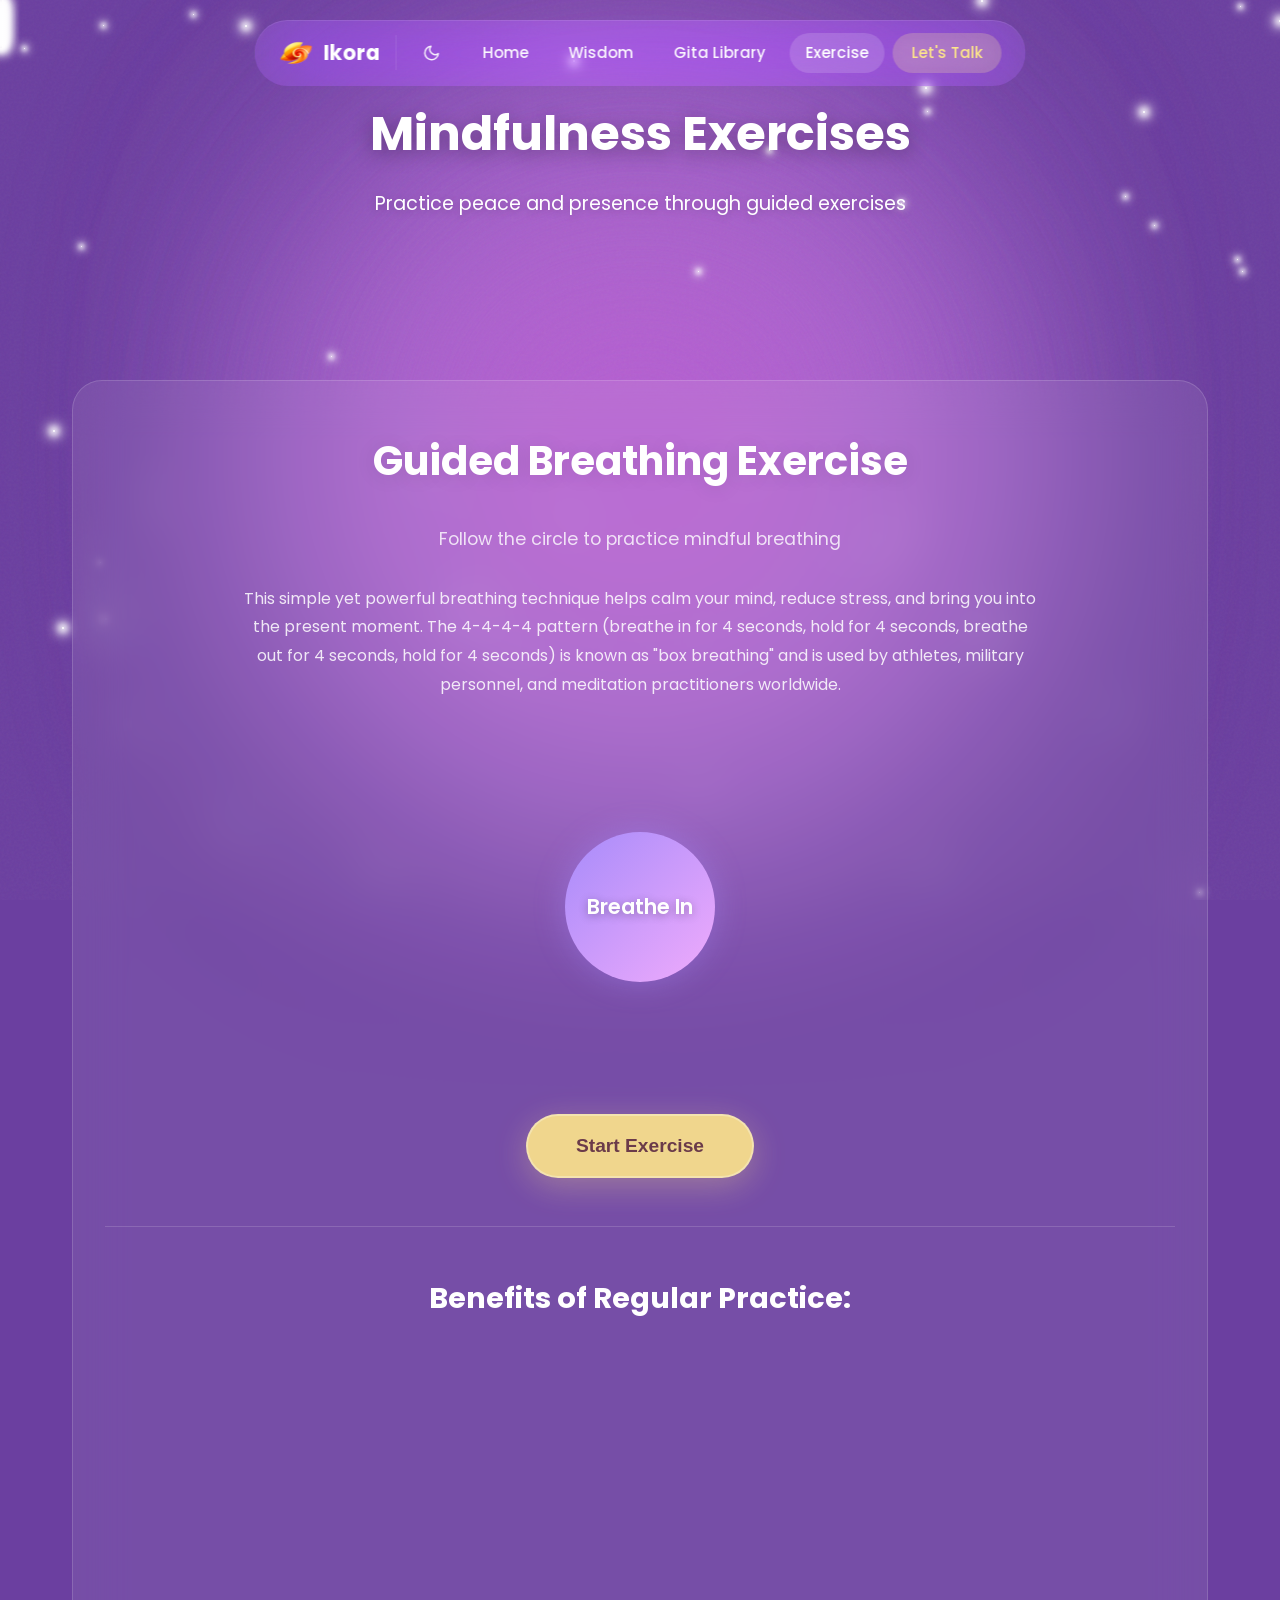
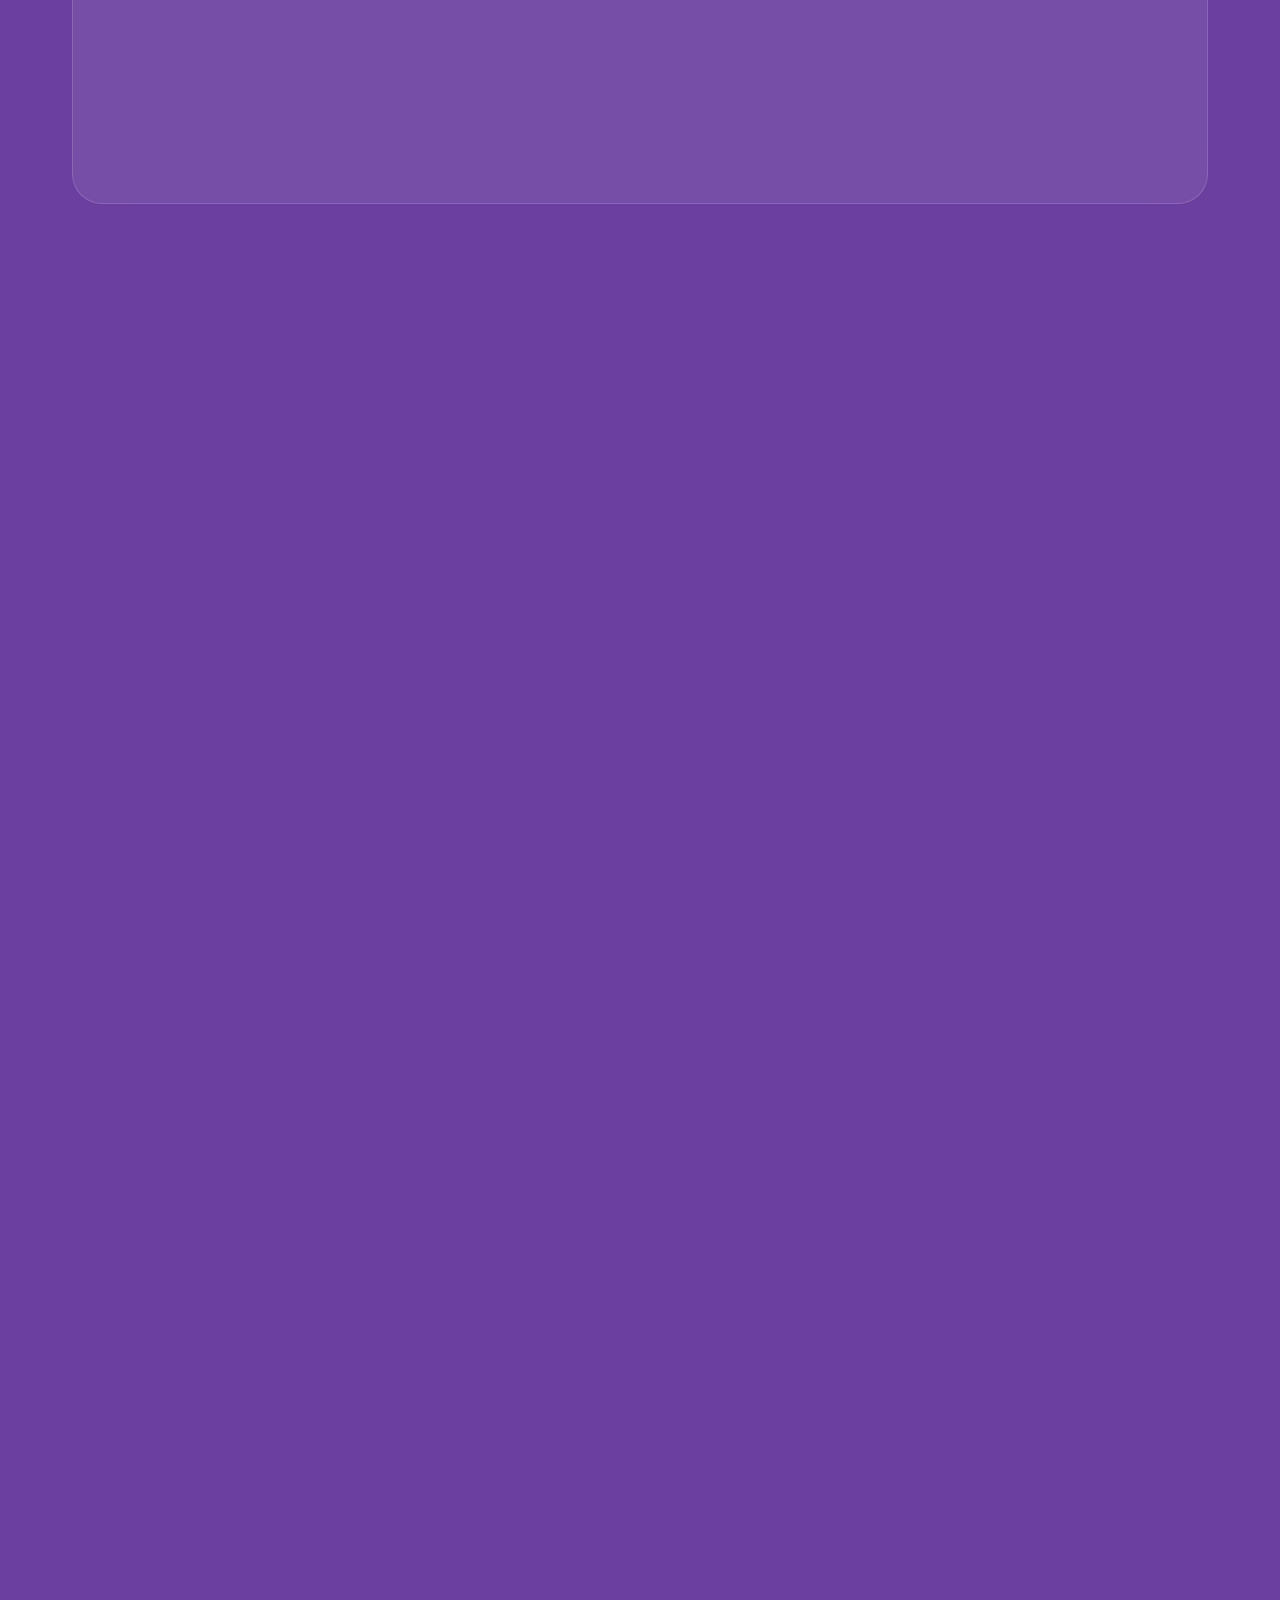
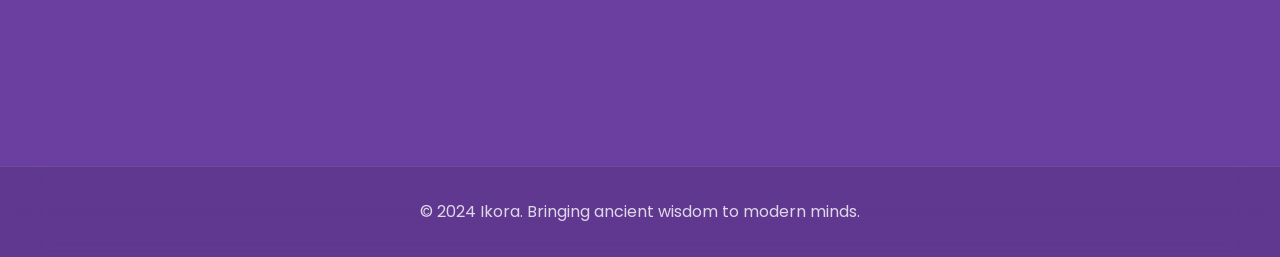
<file: exercise.html>
<!DOCTYPE html>
<html lang="en">
<head>
    <meta charset="UTF-8">
    <meta name="viewport" content="width=device-width, initial-scale=1.0">
    <title>Mindfulness Exercises - Ikora</title>
    <link rel="stylesheet" href="css/styles-new.css">
    <link rel="preconnect" href="https://fonts.googleapis.com">
    <link rel="preconnect" href="https://fonts.gstatic.com" crossorigin>
    <link href="https://fonts.googleapis.com/css2?family=Poppins:wght@300;400;500;600;700&display=swap" rel="stylesheet">
</head>
<body>
    <!-- Page Transition Overlay -->
    <div class="page-transition"></div>
    
    <!-- Background Color Orbs -->
    <div class="color-orb-bg orb-bg-1"></div>
    <div class="color-orb-bg orb-bg-2"></div>
    <div class="color-orb-bg orb-bg-3"></div>
    <div class="color-orb-bg orb-bg-4"></div>
    <div class="color-orb-bg orb-bg-5"></div>
    <div class="color-orb-bg orb-bg-6"></div>
    
    <!-- Twinkling Stars -->
    <div class="stars-container" id="starsContainer"></div>
    
    <nav class="navbar">
        <div class="nav-container">
            <div class="logo">
                <img src="assets/ikora.png" alt="Ikora Logo" class="logo-image">
                <span class="logo-text">Ikora</span>
            </div>
            <button class="hamburger" id="hamburger" aria-label="Toggle navigation" aria-expanded="false">
                <span></span><span></span><span></span>
            </button>
            <button class="theme-toggle" id="themeToggle" title="Toggle Dark Mode" aria-label="Toggle Dark Mode">
                <svg class="icon-sun" xmlns="http://www.w3.org/2000/svg" width="18" height="18" viewBox="0 0 24 24" fill="none" stroke="currentColor" stroke-width="2" stroke-linecap="round" stroke-linejoin="round"><circle cx="12" cy="12" r="5"/><line x1="12" y1="1" x2="12" y2="3"/><line x1="12" y1="21" x2="12" y2="23"/><line x1="4.22" y1="4.22" x2="5.64" y2="5.64"/><line x1="18.36" y1="18.36" x2="19.78" y2="19.78"/><line x1="1" y1="12" x2="3" y2="12"/><line x1="21" y1="12" x2="23" y2="12"/><line x1="4.22" y1="19.78" x2="5.64" y2="18.36"/><line x1="18.36" y1="5.64" x2="19.78" y2="4.22"/></svg>
                <svg class="icon-moon" xmlns="http://www.w3.org/2000/svg" width="18" height="18" viewBox="0 0 24 24" fill="none" stroke="currentColor" stroke-width="2" stroke-linecap="round" stroke-linejoin="round"><path d="M21 12.79A9 9 0 1 1 11.21 3 7 7 0 0 0 21 12.79z"/></svg>
            </button>
            <ul class="nav-links" id="navLinks">
                <li><a href="index.html" class="page-link">Home</a></li>
                <li><a href="about.html" class="page-link">Wisdom</a></li>
                <li><a href="gita-library.html" class="page-link">Gita Library</a></li>
                <li><a href="exercise.html" class="active page-link">Exercise</a></li>
                <li><a href="auth.html" class="btn-nav page-link">Let's Talk</a></li>
            </ul>
        </div>
    </nav>

    <section class="about-hero">
        <h1>Mindfulness Exercises</h1>
        <p>Practice peace and presence through guided exercises</p>
    </section>

    <section class="content-section">
        <div class="content-container">
            <!-- Breathing Exercise -->
            <div class="breathing-exercise">
                <h2 class="content-title">Guided Breathing Exercise</h2>
                <p class="breathing-subtitle">Follow the circle to practice mindful breathing</p>
                <p class="breathing-description">
                    This simple yet powerful breathing technique helps calm your mind, reduce stress, and bring you into the present moment. 
                    The 4-4-4-4 pattern (breathe in for 4 seconds, hold for 4 seconds, breathe out for 4 seconds, hold for 4 seconds) 
                    is known as "box breathing" and is used by athletes, military personnel, and meditation practitioners worldwide.
                </p>
                <div class="breathing-container">
                    <div class="breathing-circle-animated" id="breathingCircle">
                        <div class="breathing-text" id="breathingText">Breathe In</div>
                    </div>
                </div>
                <button class="btn btn-primary btn-large" id="breathingToggle">Start Exercise</button>
                <div class="breathing-benefits">
                    <h3>Benefits of Regular Practice:</h3>
                    <div class="benefits-grid">
                        <div class="benefit-item">
                            <span class="benefit-icon">🧠</span>
                            <h4>Reduces Stress</h4>
                            <p>Activates the parasympathetic nervous system, promoting relaxation</p>
                        </div>
                        <div class="benefit-item">
                            <span class="benefit-icon">💓</span>
                            <h4>Improves Focus</h4>
                            <p>Increases oxygen flow to the brain, enhancing concentration</p>
                        </div>
                        <div class="benefit-item">
                            <span class="benefit-icon">😌</span>
                            <h4>Calms Anxiety</h4>
                            <p>Helps regulate emotions and reduces anxious thoughts</p>
                        </div>
                        <div class="benefit-item">
                            <span class="benefit-icon">⚡</span>
                            <h4>Boosts Energy</h4>
                            <p>Improves oxygen circulation throughout your body</p>
                        </div>
                    </div>
                </div>
            </div>

            <!-- Body Scan Meditation -->
            <div class="breathing-exercise" id="bodyScanSection" style="margin-top: 3rem;">
                <h2 class="content-title">Body Scan Meditation</h2>
                <p class="breathing-subtitle">Release tension from head to toe</p>
                <p class="breathing-description">
                    A body scan gently brings awareness to each part of your body, releasing stored tension and stress. 
                    Rooted in mindfulness traditions, this practice helps you reconnect with the present moment 
                    and cultivates the equanimity that the Gita calls <em>samatvam</em> — balance in all states.
                </p>
                <div class="body-scan-container" id="bodyScanContainer">
                    <div class="body-scan-display">
                        <div class="scan-progress-ring">
                            <svg viewBox="0 0 120 120" width="120" height="120">
                                <circle cx="60" cy="60" r="52" fill="none" stroke="rgba(255,255,255,0.1)" stroke-width="6"/>
                                <circle cx="60" cy="60" r="52" fill="none" stroke="url(#scanGrad)" stroke-width="6"
                                    stroke-dasharray="326.7" stroke-dashoffset="326.7"
                                    stroke-linecap="round" transform="rotate(-90 60 60)"
                                    id="scanProgressCircle"/>
                                <defs>
                                    <linearGradient id="scanGrad" x1="0%" y1="0%" x2="100%" y2="0%">
                                        <stop offset="0%" style="stop-color:#A78BFA"/>
                                        <stop offset="100%" style="stop-color:#F0ABFC"/>
                                    </linearGradient>
                                </defs>
                            </svg>
                            <div class="scan-step-label" id="scanStepLabel">Ready</div>
                        </div>
                        <div class="scan-instruction" id="scanInstruction">
                            Focus your attention on each part of your body, noticing any sensations without judgment.
                        </div>
                    </div>
                </div>
                <button class="btn btn-primary btn-large" id="bodyScanToggle">Start Body Scan</button>
                <div class="breathing-benefits" style="margin-top: 2.5rem;">
                    <h3>Benefits:</h3>
                    <div class="benefits-grid">
                        <div class="benefit-item">
                            <span class="benefit-icon">🫀</span>
                            <h4>Releases Tension</h4>
                            <p>Identifies and relaxes areas of physical stress held in the body</p>
                        </div>
                        <div class="benefit-item">
                            <span class="benefit-icon">🧘</span>
                            <h4>Deepens Awareness</h4>
                            <p>Strengthens the mind-body connection for greater self-knowledge</p>
                        </div>
                        <div class="benefit-item">
                            <span class="benefit-icon">😴</span>
                            <h4>Improves Sleep</h4>
                            <p>Calms the nervous system, making it easier to fall and stay asleep</p>
                        </div>
                        <div class="benefit-item">
                            <span class="benefit-icon">🌿</span>
                            <h4>Reduces Pain</h4>
                            <p>Shifts relationship with discomfort through non-reactive awareness</p>
                        </div>
                    </div>
                </div>
            </div>

            <!-- Gratitude Journal -->
            <div class="breathing-exercise" id="gratitudeSection" style="margin-top: 3rem;">
                <h2 class="content-title">Gratitude Reflection</h2>
                <p class="breathing-subtitle">Cultivate contentment through daily appreciation</p>
                <p class="breathing-description">
                    The Bhagavad Gita teaches <em>santosha</em> — contentment as a path to peace. 
                    Writing down what you are grateful for rewires the mind toward abundance, 
                    reducing anxiety and increasing resilience. Even three things a day transforms your perspective over time.
                </p>
                <div class="gratitude-container">
                    <div class="gratitude-entries" id="gratitudeEntries">
                        <div class="gratitude-input-group">
                            <span class="gratitude-number">1</span>
                            <input type="text" class="gratitude-input" placeholder="I am grateful for..." maxlength="120">
                        </div>
                        <div class="gratitude-input-group">
                            <span class="gratitude-number">2</span>
                            <input type="text" class="gratitude-input" placeholder="I am grateful for..." maxlength="120">
                        </div>
                        <div class="gratitude-input-group">
                            <span class="gratitude-number">3</span>
                            <input type="text" class="gratitude-input" placeholder="I am grateful for..." maxlength="120">
                        </div>
                    </div>
                    <div class="gratitude-reflection">
                        <label class="gratitude-label">Today's reflection (optional):</label>
                        <textarea class="gratitude-textarea" id="gratitudeReflection" placeholder="How do these things make you feel? What do they mean to you?" maxlength="400"></textarea>
                    </div>
                    <div class="gratitude-actions">
                        <button class="btn btn-primary" id="saveGratitude">Save Entry</button>
                        <button class="btn btn-secondary" id="viewGratitude" style="margin-left:1rem;">View Past Entries</button>
                    </div>
                    <div class="gratitude-success" id="gratitudeSuccess" style="display:none;">
                        ✓ Entry saved! Keep building this daily practice.
                    </div>
                    <div class="gratitude-history" id="gratitudeHistory" style="display:none;">
                        <h4 style="color:var(--cream-yellow); margin-bottom:1rem;">Past Entries</h4>
                        <div id="gratitudeHistoryList"></div>
                    </div>
                </div>
                <div class="breathing-benefits" style="margin-top: 2.5rem;">
                    <h3>Benefits:</h3>
                    <div class="benefits-grid">
                        <div class="benefit-item">
                            <span class="benefit-icon">😊</span>
                            <h4>Boosts Happiness</h4>
                            <p>Shifts focus from what is lacking to what is already present and good</p>
                        </div>
                        <div class="benefit-item">
                            <span class="benefit-icon">💪</span>
                            <h4>Builds Resilience</h4>
                            <p>People who practice gratitude recover from adversity more quickly</p>
                        </div>
                        <div class="benefit-item">
                            <span class="benefit-icon">🤝</span>
                            <h4>Strengthens Bonds</h4>
                            <p>Appreciating others deepens relationships and social connection</p>
                        </div>
                        <div class="benefit-item">
                            <span class="benefit-icon">🌙</span>
                            <h4>Calms the Mind</h4>
                            <p>Evening practice reduces rumination and prepares for restful sleep</p>
                        </div>
                    </div>
                </div>
            </div>

            <!-- Gita Affirmations -->
            <div class="breathing-exercise" id="affirmationsSection" style="margin-top: 3rem;">
                <h2 class="content-title">Gita Affirmations</h2>
                <p class="breathing-subtitle">Absorb ancient wisdom one verse at a time</p>
                <p class="breathing-description">
                    Repetition of sacred truths — called <em>abhyasa</em> in the Gita — gradually transforms the mind. 
                    Read each affirmation aloud, pause, breathe, and let it sink in. 
                    The Gita says: <em>"For one who has conquered the mind, the mind is the best of friends."</em> (6.6)
                </p>
                <div class="affirmation-container">
                    <div class="affirmation-card-display" id="affirmationDisplay">
                        <div class="affirmation-verse" id="affirmationVerse"></div>
                        <div class="affirmation-source" id="affirmationSource"></div>
                        <div class="affirmation-meaning" id="affirmationMeaning"></div>
                    </div>
                    <div class="affirmation-controls">
                        <button class="btn btn-secondary affirmation-btn" id="prevAffirmation">← Previous</button>
                        <span class="affirmation-counter" id="affirmationCounter">1 / 8</span>
                        <button class="btn btn-secondary affirmation-btn" id="nextAffirmation">Next →</button>
                    </div>
                    <button class="btn btn-primary" id="shuffleAffirmation" style="margin-top:1rem;">Shuffle</button>
                </div>
                <div class="breathing-benefits" style="margin-top: 2.5rem;">
                    <h3>Benefits:</h3>
                    <div class="benefits-grid">
                        <div class="benefit-item">
                            <span class="benefit-icon">📖</span>
                            <h4>Wisdom Absorption</h4>
                            <p>Regular exposure to ancient truths reshapes how you interpret daily events</p>
                        </div>
                        <div class="benefit-item">
                            <span class="benefit-icon">🎯</span>
                            <h4>Mental Clarity</h4>
                            <p>Philosophical anchors cut through confusion and restore direction</p>
                        </div>
                        <div class="benefit-item">
                            <span class="benefit-icon">🔥</span>
                            <h4>Inner Strength</h4>
                            <p>Internalized truths become a resource during difficult moments</p>
                        </div>
                        <div class="benefit-item">
                            <span class="benefit-icon">☮️</span>
                            <h4>Equanimity</h4>
                            <p>Gita teachings train the mind to remain balanced in joy and sorrow</p>
                        </div>
                    </div>
                </div>
            </div>

            <div class="cta-section-transparent">
                <div class="cta-icon"><img src="assets/ikora.png" alt="Ikora" class="cta-logo-image"></div>
                <h2>Need Personalized Guidance?</h2>
                <p>Chat with Ikora for wisdom tailored to your unique journey</p>
                <a href="auth.html" class="btn btn-primary btn-large">Start Chatting</a>
            </div>
        </div>
    </section>

    <footer class="footer">
        <p>&copy; 2024 Ikora. Bringing ancient wisdom to modern minds.</p>
    </footer>

    <script src="js/config.js"></script>
    <script src="js/script.js"></script>
    <script>
        // ── Hamburger menu ──────────────────────────────────
        (function () {
            var btn = document.getElementById('hamburger');
            var nav = document.getElementById('navLinks');
            if (!btn || !nav) return;
            btn.addEventListener('click', function () {
                var open = nav.classList.toggle('mobile-open');
                btn.classList.toggle('open', open);
                btn.setAttribute('aria-expanded', open);
            });
            nav.querySelectorAll('a').forEach(function (link) {
                link.addEventListener('click', function () {
                    nav.classList.remove('mobile-open');
                    btn.classList.remove('open');
                    btn.setAttribute('aria-expanded', 'false');
                });
            });
            document.addEventListener('click', function (e) {
                if (!btn.contains(e.target) && !nav.contains(e.target)) {
                    nav.classList.remove('mobile-open');
                    btn.classList.remove('open');
                    btn.setAttribute('aria-expanded', 'false');
                }
            });
        })();

        // ── Body Scan Meditation ────────────────────────────
        (function () {
            const steps = [
                { label: 'Head & Scalp',      instruction: 'Bring awareness to the top of your head. Notice any tension. Breathe in, and as you breathe out, let it soften and release.' },
                { label: 'Face & Jaw',        instruction: 'Relax your forehead, eyes, cheeks, and jaw. Many people hold stress here without realising. Let everything loosen.' },
                { label: 'Neck & Shoulders',  instruction: 'Feel the weight of your shoulders drop away from your ears. Breathe into any tightness in your neck and let it dissolve.' },
                { label: 'Chest & Heart',     instruction: 'Place gentle attention on your chest. Notice your heartbeat. With each exhale, let go of any emotional weight you are carrying.' },
                { label: 'Arms & Hands',      instruction: 'Travel down through your upper arms, elbows, forearms, and into your palms and fingertips. Let them feel heavy and warm.' },
                { label: 'Stomach & Back',    instruction: 'Notice your belly rising and falling with each breath. Soften the muscles of your lower back. Release any held tension.' },
                { label: 'Hips & Pelvis',     instruction: 'Bring awareness to your hips and the base of your spine. This is where the body stores a great deal of stress. Breathe and release.' },
                { label: 'Legs & Knees',      instruction: 'Feel your thighs, knees, and calves. Notice any sensations — tingling, warmth, or heaviness — without judgment.' },
                { label: 'Feet & Toes',       instruction: 'Travel all the way down to your feet and toes. Feel the ground beneath you. You are fully present, fully supported.' },
                { label: 'Whole Body',        instruction: 'Now expand your awareness to your entire body at once. You are a single, unified presence. Rest here in stillness for a moment.' },
            ];

            let current = 0;
            let timer = null;
            let running = false;
            const STEP_DURATION = 12000;

            const toggle = document.getElementById('bodyScanToggle');
            const label = document.getElementById('scanStepLabel');
            const instruction = document.getElementById('scanInstruction');
            const circle = document.getElementById('scanProgressCircle');
            const CIRCUMFERENCE = 326.7;

            function setStep(idx) {
                const s = steps[idx];
                label.textContent = s.label;
                instruction.textContent = s.instruction;
                // animate progress ring
                circle.style.transition = 'none';
                circle.style.strokeDashoffset = CIRCUMFERENCE;
                requestAnimationFrame(() => {
                    requestAnimationFrame(() => {
                        circle.style.transition = `stroke-dashoffset ${STEP_DURATION}ms linear`;
                        circle.style.strokeDashoffset = 0;
                    });
                });
            }

            function next() {
                current++;
                if (current >= steps.length) {
                    stop();
                    label.textContent = 'Complete';
                    instruction.textContent = 'Beautiful. Take a deep breath and gently return your awareness to the room. Carry this calm with you.';
                    toggle.textContent = 'Start Body Scan';
                    return;
                }
                setStep(current);
            }

            function stop() {
                clearInterval(timer);
                running = false;
                circle.style.transition = 'none';
                circle.style.strokeDashoffset = CIRCUMFERENCE;
            }

            toggle.addEventListener('click', function () {
                if (running) {
                    stop();
                    toggle.textContent = 'Start Body Scan';
                    label.textContent = 'Paused';
                } else {
                    running = true;
                    current = 0;
                    toggle.textContent = 'Stop';
                    setStep(current);
                    timer = setInterval(next, STEP_DURATION);
                }
            });
        })();

        // ── Gratitude Journal ───────────────────────────────
        (function () {
            const saveBtn = document.getElementById('saveGratitude');
            const viewBtn = document.getElementById('viewGratitude');
            const successMsg = document.getElementById('gratitudeSuccess');
            const historyDiv = document.getElementById('gratitudeHistory');
            const historyList = document.getElementById('gratitudeHistoryList');
            const reflection = document.getElementById('gratitudeReflection');

            function getEntries() {
                return JSON.parse(localStorage.getItem('ikora_gratitude') || '[]');
            }

            saveBtn.addEventListener('click', function () {
                const inputs = document.querySelectorAll('.gratitude-input');
                const items = Array.from(inputs).map(i => i.value.trim()).filter(Boolean);
                if (items.length === 0) {
                    alert('Please fill in at least one thing you are grateful for.');
                    return;
                }
                const entry = {
                    date: new Date().toLocaleDateString('en-IN', { day: 'numeric', month: 'long', year: 'numeric' }),
                    items,
                    reflection: reflection.value.trim()
                };
                const all = getEntries();
                all.unshift(entry);
                localStorage.setItem('ikora_gratitude', JSON.stringify(all.slice(0, 30)));
                inputs.forEach(i => i.value = '');
                reflection.value = '';
                successMsg.style.display = 'block';
                setTimeout(() => { successMsg.style.display = 'none'; }, 3000);
            });

            viewBtn.addEventListener('click', function () {
                const visible = historyDiv.style.display !== 'none';
                historyDiv.style.display = visible ? 'none' : 'block';
                viewBtn.textContent = visible ? 'View Past Entries' : 'Hide Entries';
                if (!visible) {
                    const all = getEntries();
                    if (all.length === 0) {
                        historyList.innerHTML = '<p style="color:rgba(255,255,255,0.6)">No entries yet. Start your practice today!</p>';
                    } else {
                        historyList.innerHTML = all.map(e => `
                            <div class="gratitude-entry-item">
                                <div class="gratitude-entry-date">${e.date}</div>
                                <ul>${e.items.map(i => `<li>${i}</li>`).join('')}</ul>
                                ${e.reflection ? `<p class="gratitude-entry-reflection">"${e.reflection}"</p>` : ''}
                            </div>
                        `).join('');
                    }
                }
            });
        })();

        // ── Gita Affirmations ───────────────────────────────
        (function () {
            const affirmations = [
                {
                    verse: '"You have the right to perform your prescribed duties, but you are not entitled to the fruits of your actions."',
                    source: 'Bhagavad Gita 2.47',
                    meaning: 'Release attachment to outcomes. Do your best today, then let go. Peace lives in the effort, not the result.'
                },
                {
                    verse: '"The soul is never born nor dies at any time. It has not come into being, does not come into being, and will not come into being."',
                    source: 'Bhagavad Gita 2.20',
                    meaning: 'You are more than your fears, failures, or circumstances. Your essential self is untouched and unbreakable.'
                },
                {
                    verse: '"One who is not disturbed in mind, even amidst the threefold miseries, and is not elated when there is happiness, is called a sage of steady mind."',
                    source: 'Bhagavad Gita 2.56',
                    meaning: 'Equanimity is your superpower. You can choose to remain grounded regardless of what arises around you.'
                },
                {
                    verse: '"For one who has conquered the mind, the mind is the best of friends; but for one who has failed to do so, the mind will remain the greatest enemy."',
                    source: 'Bhagavad Gita 6.6',
                    meaning: 'Every small act of mindfulness is training your mind to serve you rather than sabotage you.'
                },
                {
                    verse: '"Elevate yourself through the power of your mind, and not degrade yourself, for the mind can be your best friend or your worst enemy."',
                    source: 'Bhagavad Gita 6.5',
                    meaning: 'You have the agency to lift yourself up. Choose thoughts that build, not ones that diminish.'
                },
                {
                    verse: '"It is better to live your own destiny imperfectly than to live an imitation of somebody else\'s life with perfection."',
                    source: 'Bhagavad Gita 3.35',
                    meaning: 'Stop comparing. Your path is uniquely yours. Walk it with authenticity and without apology.'
                },
                {
                    verse: '"The wise grieve neither for the living nor for the dead. There was never a time when you and I did not exist."',
                    source: 'Bhagavad Gita 2.12',
                    meaning: 'Loss and impermanence are part of life. Hold on lightly. Trust in the continuity beneath all change.'
                },
                {
                    verse: '"A person can rise through the efforts of their own mind; or draw themselves down, in the same manner. Because each person is their own friend or enemy."',
                    source: 'Bhagavad Gita 6.5',
                    meaning: 'You are not a victim of your circumstances. Every moment offers a fresh choice about who you want to be.'
                },
            ];

            let current = 0;
            const display = document.getElementById('affirmationDisplay');
            const verseEl = document.getElementById('affirmationVerse');
            const sourceEl = document.getElementById('affirmationSource');
            const meaningEl = document.getElementById('affirmationMeaning');
            const counter = document.getElementById('affirmationCounter');

            function show(idx) {
                display.style.opacity = '0';
                setTimeout(() => {
                    const a = affirmations[idx];
                    verseEl.textContent = a.verse;
                    sourceEl.textContent = a.source;
                    meaningEl.textContent = a.meaning;
                    counter.textContent = `${idx + 1} / ${affirmations.length}`;
                    display.style.opacity = '1';
                }, 250);
            }

            document.getElementById('prevAffirmation').addEventListener('click', function () {
                current = (current - 1 + affirmations.length) % affirmations.length;
                show(current);
            });
            document.getElementById('nextAffirmation').addEventListener('click', function () {
                current = (current + 1) % affirmations.length;
                show(current);
            });
            document.getElementById('shuffleAffirmation').addEventListener('click', function () {
                const rand = Math.floor(Math.random() * affirmations.length);
                current = rand;
                show(current);
            });

            show(current);
        })();
    </script>
</body>
</html>
</file>
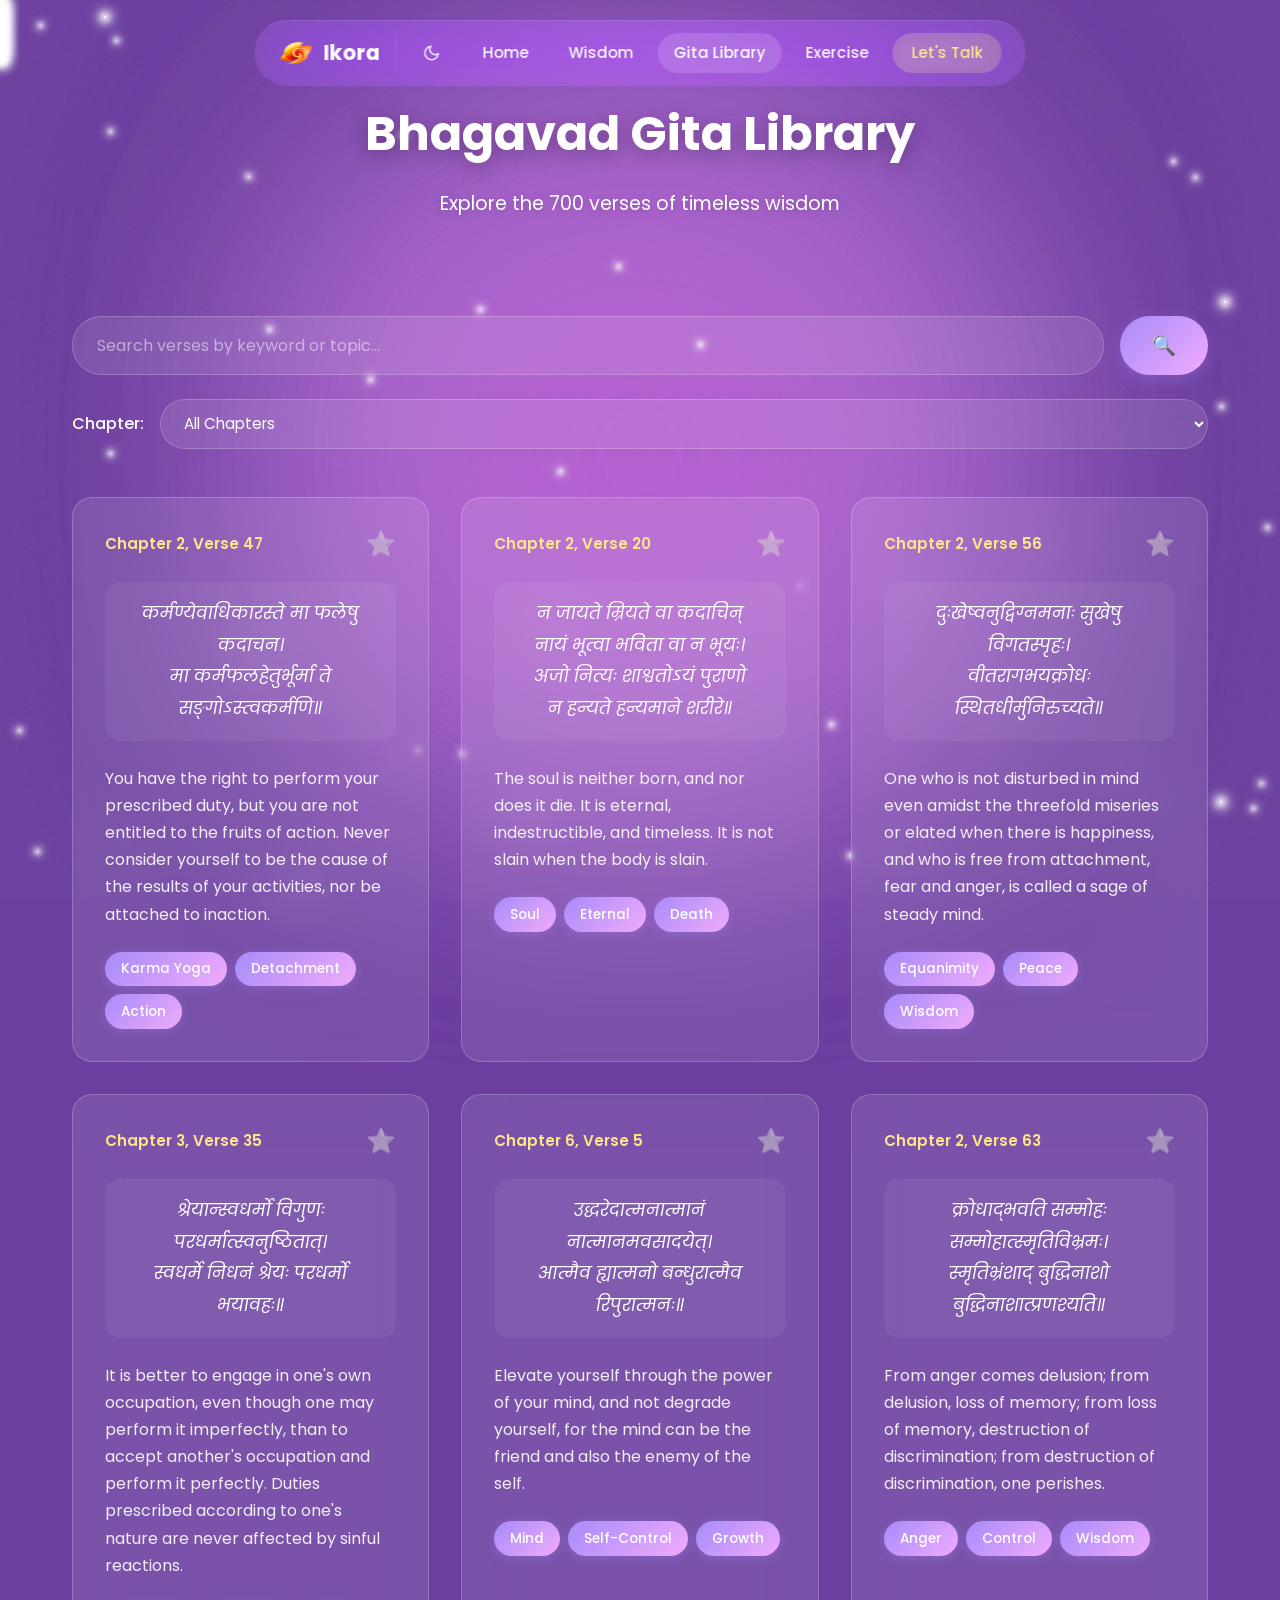
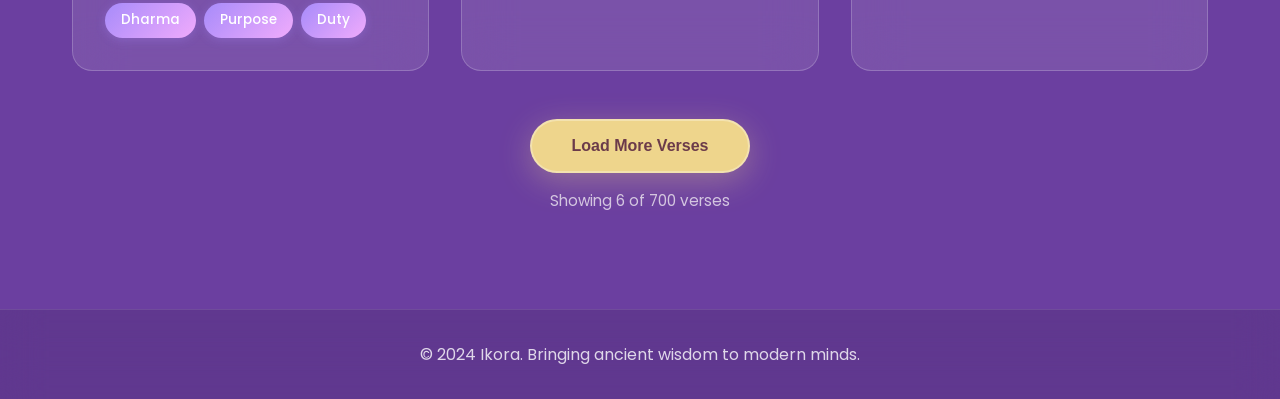
<file: gita-library.html>
<!DOCTYPE html>
<html lang="en">
<head>
    <meta charset="UTF-8">
    <meta name="viewport" content="width=device-width, initial-scale=1.0">
    <title>Bhagavad Gita Library - Ikora</title>
    <link rel="stylesheet" href="css/styles-new.css">
    <link rel="preconnect" href="https://fonts.googleapis.com">
    <link rel="preconnect" href="https://fonts.gstatic.com" crossorigin>
    <link href="https://fonts.googleapis.com/css2?family=Poppins:wght@300;400;500;600;700&display=swap" rel="stylesheet">
</head>
<body>
    <!-- Page Transition Overlay -->
    <div class="page-transition"></div>
    
    <!-- Background Color Orbs -->
    <div class="color-orb-bg orb-bg-1"></div>
    <div class="color-orb-bg orb-bg-2"></div>
    <div class="color-orb-bg orb-bg-3"></div>
    <div class="color-orb-bg orb-bg-4"></div>
    <div class="color-orb-bg orb-bg-5"></div>
    <div class="color-orb-bg orb-bg-6"></div>
    
    <!-- Twinkling Stars -->
    <div class="stars-container" id="starsContainer"></div>
    
    <nav class="navbar">
        <div class="nav-container">
            <div class="logo">
                <img src="assets/ikora.png" alt="Ikora Logo" class="logo-image">
                <span class="logo-text">Ikora</span>
            </div>
            <button class="hamburger" id="hamburger" aria-label="Toggle navigation" aria-expanded="false">
                <span></span><span></span><span></span>
            </button>
            <button class="theme-toggle" id="themeToggle" title="Toggle Dark Mode" aria-label="Toggle Dark Mode">
                <svg class="icon-sun" xmlns="http://www.w3.org/2000/svg" width="18" height="18" viewBox="0 0 24 24" fill="none" stroke="currentColor" stroke-width="2" stroke-linecap="round" stroke-linejoin="round"><circle cx="12" cy="12" r="5"/><line x1="12" y1="1" x2="12" y2="3"/><line x1="12" y1="21" x2="12" y2="23"/><line x1="4.22" y1="4.22" x2="5.64" y2="5.64"/><line x1="18.36" y1="18.36" x2="19.78" y2="19.78"/><line x1="1" y1="12" x2="3" y2="12"/><line x1="21" y1="12" x2="23" y2="12"/><line x1="4.22" y1="19.78" x2="5.64" y2="18.36"/><line x1="18.36" y1="5.64" x2="19.78" y2="4.22"/></svg>
                <svg class="icon-moon" xmlns="http://www.w3.org/2000/svg" width="18" height="18" viewBox="0 0 24 24" fill="none" stroke="currentColor" stroke-width="2" stroke-linecap="round" stroke-linejoin="round"><path d="M21 12.79A9 9 0 1 1 11.21 3 7 7 0 0 0 21 12.79z"/></svg>
            </button>
            <ul class="nav-links" id="navLinks">
                <li><a href="index.html" class="page-link">Home</a></li>
                <li><a href="about.html" class="page-link">Wisdom</a></li>
                <li><a href="gita-library.html" class="active page-link">Gita Library</a></li>
                <li><a href="exercise.html" class="page-link">Exercise</a></li>
                <li><a href="auth.html" class="btn-nav page-link">Let's Talk</a></li>
            </ul>
        </div>
    </nav>

    <section class="about-hero">
        <h1>Bhagavad Gita Library</h1>
        <p>Explore the 700 verses of timeless wisdom</p>
    </section>

    <section class="content-section">
        <div class="content-container">
            <!-- Search and Filter -->
            <div class="gita-search-section">
                <div class="search-bar">
                    <input type="text" id="verseSearch" placeholder="Search verses by keyword or topic..." class="search-input">
                    <button class="search-btn" id="searchBtn">🔍</button>
                </div>
                <div class="filter-section">
                    <label for="chapterFilter">Chapter:</label>
                    <select id="chapterFilter" class="filter-select">
                        <option value="all">All Chapters</option>
                        <option value="1">Chapter 1: Arjuna's Dilemma</option>
                        <option value="2">Chapter 2: Sankhya Yoga</option>
                        <option value="3">Chapter 3: Karma Yoga</option>
                        <option value="4">Chapter 4: Jnana Yoga</option>
                        <option value="5">Chapter 5: Karma Sannyasa Yoga</option>
                        <option value="6">Chapter 6: Dhyana Yoga</option>
                        <option value="7">Chapter 7: Jnana Vijnana Yoga</option>
                        <option value="8">Chapter 8: Aksara Brahma Yoga</option>
                        <option value="9">Chapter 9: Raja Vidya Yoga</option>
                        <option value="10">Chapter 10: Vibhuti Yoga</option>
                        <option value="11">Chapter 11: Visvarupa Darsana Yoga</option>
                        <option value="12">Chapter 12: Bhakti Yoga</option>
                        <option value="13">Chapter 13: Ksetra Ksetrajna Vibhaga Yoga</option>
                        <option value="14">Chapter 14: Gunatraya Vibhaga Yoga</option>
                        <option value="15">Chapter 15: Purusottama Yoga</option>
                        <option value="16">Chapter 16: Daivasura Sampad Vibhaga Yoga</option>
                        <option value="17">Chapter 17: Sraddhatraya Vibhaga Yoga</option>
                        <option value="18">Chapter 18: Moksa Sannyasa Yoga</option>
                    </select>
                </div>
            </div>

            <!-- Verses Container -->
            <div class="verses-container" id="versesContainer">
                <!-- Sample verses - In production, load from database/API -->
                <div class="verse-card" data-chapter="2" data-verse="47">
                    <div class="verse-header">
                        <span class="verse-number">Chapter 2, Verse 47</span>
                        <button class="bookmark-btn" title="Bookmark">⭐</button>
                    </div>
                    <p class="verse-sanskrit">कर्मण्येवाधिकारस्ते मा फलेषु कदाचन।<br>मा कर्मफलहेतुर्भूर्मा ते सङ्गोऽस्त्वकर्मणि॥</p>
                    <p class="verse-translation">You have the right to perform your prescribed duty, but you are not entitled to the fruits of action. Never consider yourself to be the cause of the results of your activities, nor be attached to inaction.</p>
                    <div class="verse-tags">
                        <span class="tag">Karma Yoga</span>
                        <span class="tag">Detachment</span>
                        <span class="tag">Action</span>
                    </div>
                </div>

                <div class="verse-card" data-chapter="2" data-verse="20">
                    <div class="verse-header">
                        <span class="verse-number">Chapter 2, Verse 20</span>
                        <button class="bookmark-btn" title="Bookmark">⭐</button>
                    </div>
                    <p class="verse-sanskrit">न जायते म्रियते वा कदाचिन्<br>नायं भूत्वा भविता वा न भूयः।<br>अजो नित्यः शाश्वतोऽयं पुराणो<br>न हन्यते हन्यमाने शरीरे॥</p>
                    <p class="verse-translation">The soul is neither born, and nor does it die. It is eternal, indestructible, and timeless. It is not slain when the body is slain.</p>
                    <div class="verse-tags">
                        <span class="tag">Soul</span>
                        <span class="tag">Eternal</span>
                        <span class="tag">Death</span>
                    </div>
                </div>

                <div class="verse-card" data-chapter="2" data-verse="56">
                    <div class="verse-header">
                        <span class="verse-number">Chapter 2, Verse 56</span>
                        <button class="bookmark-btn" title="Bookmark">⭐</button>
                    </div>
                    <p class="verse-sanskrit">दुःखेष्वनुद्विग्नमनाः सुखेषु विगतस्पृहः।<br>वीतरागभयक्रोधः स्थितधीर्मुनिरुच्यते॥</p>
                    <p class="verse-translation">One who is not disturbed in mind even amidst the threefold miseries or elated when there is happiness, and who is free from attachment, fear and anger, is called a sage of steady mind.</p>
                    <div class="verse-tags">
                        <span class="tag">Equanimity</span>
                        <span class="tag">Peace</span>
                        <span class="tag">Wisdom</span>
                    </div>
                </div>

                <div class="verse-card" data-chapter="3" data-verse="35">
                    <div class="verse-header">
                        <span class="verse-number">Chapter 3, Verse 35</span>
                        <button class="bookmark-btn" title="Bookmark">⭐</button>
                    </div>
                    <p class="verse-sanskrit">श्रेयान्स्वधर्मो विगुणः परधर्मात्स्वनुष्ठितात्।<br>स्वधर्मे निधनं श्रेयः परधर्मो भयावहः॥</p>
                    <p class="verse-translation">It is better to engage in one's own occupation, even though one may perform it imperfectly, than to accept another's occupation and perform it perfectly. Duties prescribed according to one's nature are never affected by sinful reactions.</p>
                    <div class="verse-tags">
                        <span class="tag">Dharma</span>
                        <span class="tag">Purpose</span>
                        <span class="tag">Duty</span>
                    </div>
                </div>

                <div class="verse-card" data-chapter="6" data-verse="5">
                    <div class="verse-header">
                        <span class="verse-number">Chapter 6, Verse 5</span>
                        <button class="bookmark-btn" title="Bookmark">⭐</button>
                    </div>
                    <p class="verse-sanskrit">उद्धरेदात्मनात्मानं नात्मानमवसादयेत्।<br>आत्मैव ह्यात्मनो बन्धुरात्मैव रिपुरात्मनः॥</p>
                    <p class="verse-translation">Elevate yourself through the power of your mind, and not degrade yourself, for the mind can be the friend and also the enemy of the self.</p>
                    <div class="verse-tags">
                        <span class="tag">Mind</span>
                        <span class="tag">Self-Control</span>
                        <span class="tag">Growth</span>
                    </div>
                </div>

                <div class="verse-card" data-chapter="2" data-verse="63">
                    <div class="verse-header">
                        <span class="verse-number">Chapter 2, Verse 63</span>
                        <button class="bookmark-btn" title="Bookmark">⭐</button>
                    </div>
                    <p class="verse-sanskrit">क्रोधाद्भवति सम्मोहः सम्मोहात्स्मृतिविभ्रमः।<br>स्मृतिभ्रंशाद् बुद्धिनाशो बुद्धिनाशात्प्रणश्यति॥</p>
                    <p class="verse-translation">From anger comes delusion; from delusion, loss of memory; from loss of memory, destruction of discrimination; from destruction of discrimination, one perishes.</p>
                    <div class="verse-tags">
                        <span class="tag">Anger</span>
                        <span class="tag">Control</span>
                        <span class="tag">Wisdom</span>
                    </div>
                </div>
            </div>

            <!-- Load More Button -->
            <div class="load-more-section">
                <button class="btn btn-primary" id="loadMoreBtn">Load More Verses</button>
                <p class="verses-count">Showing 6 of 700 verses</p>
            </div>
        </div>
    </section>

    <footer class="footer">
        <p>&copy; 2024 Ikora. Bringing ancient wisdom to modern minds.</p>
    </footer>

    <script src="js/config.js"></script>
    <script src="js/script.js"></script>
    <script src="js/gita-library.js"></script>
    <script>
        // Hamburger menu toggle
        (function () {
            var btn = document.getElementById('hamburger');
            var nav = document.getElementById('navLinks');
            if (!btn || !nav) return;
            btn.addEventListener('click', function () {
                var open = nav.classList.toggle('mobile-open');
                btn.classList.toggle('open', open);
                btn.setAttribute('aria-expanded', open);
            });
            nav.querySelectorAll('a').forEach(function (link) {
                link.addEventListener('click', function () {
                    nav.classList.remove('mobile-open');
                    btn.classList.remove('open');
                    btn.setAttribute('aria-expanded', 'false');
                });
            });
            document.addEventListener('click', function (e) {
                if (!btn.contains(e.target) && !nav.contains(e.target)) {
                    nav.classList.remove('mobile-open');
                    btn.classList.remove('open');
                    btn.setAttribute('aria-expanded', 'false');
                }
            });
        })();
    </script>
</body>
</html>
</file>
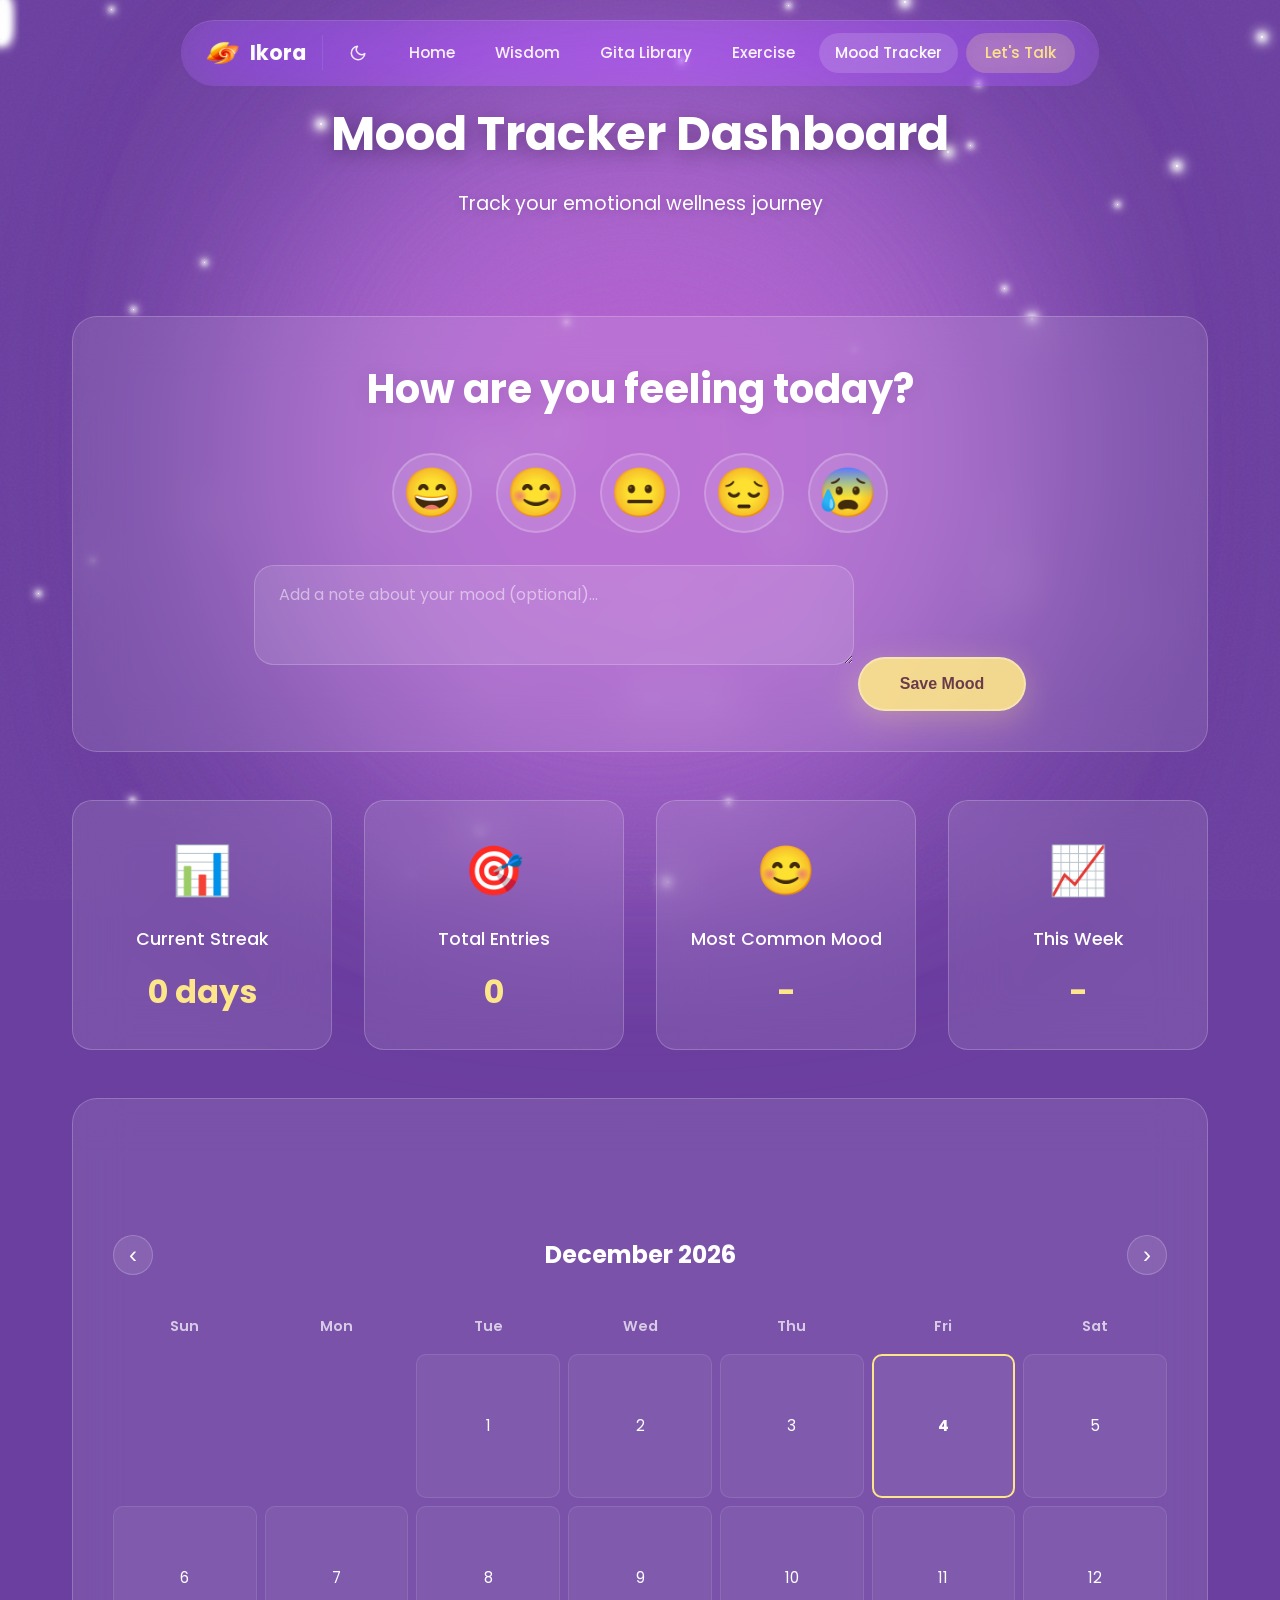
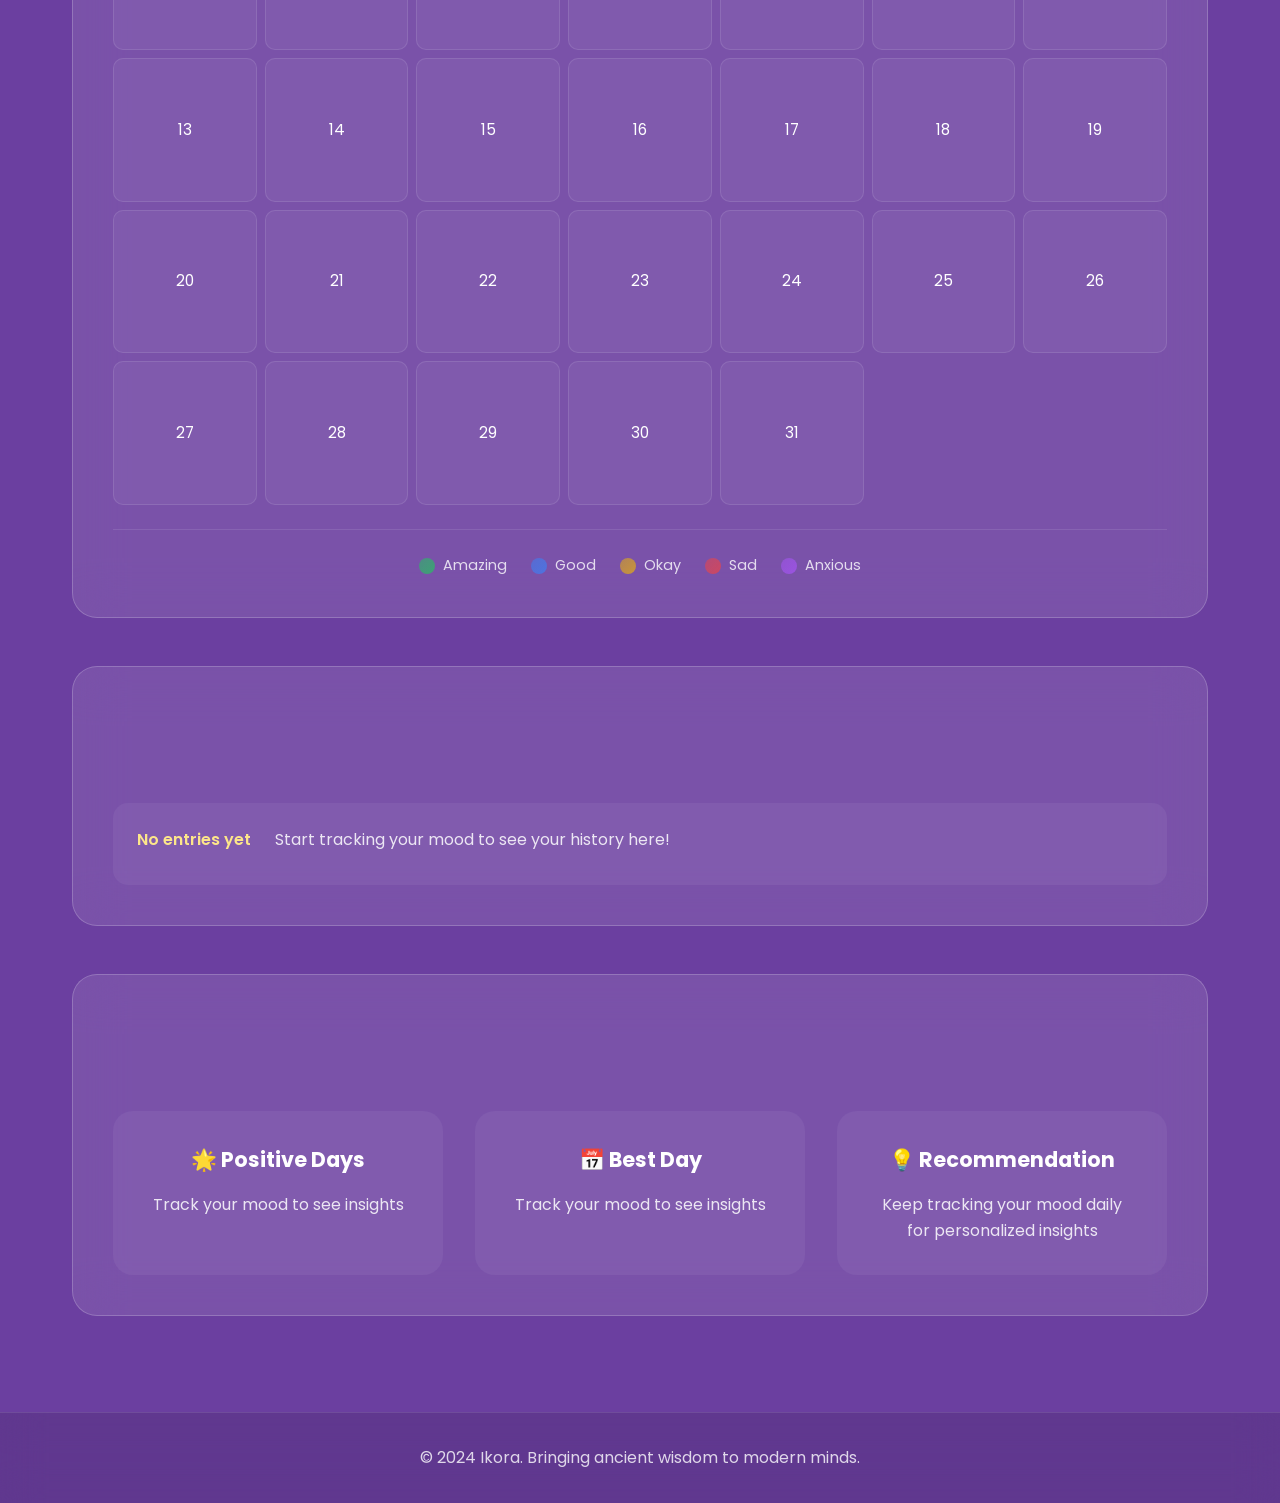
<file: mood-tracker.html>
<!DOCTYPE html>
<html lang="en">
<head>
    <meta charset="UTF-8">
    <meta name="viewport" content="width=device-width, initial-scale=1.0">
    <title>Mood Tracker - Ikora</title>
    <link rel="stylesheet" href="css/styles-new.css">
    <link rel="preconnect" href="https://fonts.googleapis.com">
    <link rel="preconnect" href="https://fonts.gstatic.com" crossorigin>
    <link href="https://fonts.googleapis.com/css2?family=Poppins:wght@300;400;500;600;700&display=swap" rel="stylesheet">
</head>
<body>
    <!-- Page Transition Overlay -->
    <div class="page-transition"></div>
    
    <!-- Background Color Orbs -->
    <div class="color-orb-bg orb-bg-1"></div>
    <div class="color-orb-bg orb-bg-2"></div>
    <div class="color-orb-bg orb-bg-3"></div>
    <div class="color-orb-bg orb-bg-4"></div>
    <div class="color-orb-bg orb-bg-5"></div>
    <div class="color-orb-bg orb-bg-6"></div>
    
    <!-- Twinkling Stars -->
    <div class="stars-container" id="starsContainer"></div>
    
    <nav class="navbar">
        <div class="nav-container">
            <div class="logo">
                <img src="assets/ikora.png" alt="Ikora Logo" class="logo-image">
                <span class="logo-text">Ikora</span>
            </div>
            <button class="hamburger" id="hamburger" aria-label="Toggle navigation" aria-expanded="false">
                <span></span><span></span><span></span>
            </button>
            <button class="theme-toggle" id="themeToggle" title="Toggle Dark Mode" aria-label="Toggle Dark Mode">
                <svg class="icon-sun" xmlns="http://www.w3.org/2000/svg" width="18" height="18" viewBox="0 0 24 24" fill="none" stroke="currentColor" stroke-width="2" stroke-linecap="round" stroke-linejoin="round"><circle cx="12" cy="12" r="5"/><line x1="12" y1="1" x2="12" y2="3"/><line x1="12" y1="21" x2="12" y2="23"/><line x1="4.22" y1="4.22" x2="5.64" y2="5.64"/><line x1="18.36" y1="18.36" x2="19.78" y2="19.78"/><line x1="1" y1="12" x2="3" y2="12"/><line x1="21" y1="12" x2="23" y2="12"/><line x1="4.22" y1="19.78" x2="5.64" y2="18.36"/><line x1="18.36" y1="5.64" x2="19.78" y2="4.22"/></svg>
                <svg class="icon-moon" xmlns="http://www.w3.org/2000/svg" width="18" height="18" viewBox="0 0 24 24" fill="none" stroke="currentColor" stroke-width="2" stroke-linecap="round" stroke-linejoin="round"><path d="M21 12.79A9 9 0 1 1 11.21 3 7 7 0 0 0 21 12.79z"/></svg>
            </button>
            <ul class="nav-links" id="navLinks">
                <li><a href="index.html" class="page-link">Home</a></li>
                <li><a href="about.html" class="page-link">Wisdom</a></li>
                <li><a href="gita-library.html" class="page-link">Gita Library</a></li>
                <li><a href="exercise.html" class="page-link">Exercise</a></li>
                <li><a href="mood-tracker.html" class="active page-link">Mood Tracker</a></li>
                <li><a href="auth.html" class="btn-nav page-link">Let's Talk</a></li>
            </ul>
        </div>
    </nav>

    <section class="about-hero">
        <h1>Mood Tracker Dashboard</h1>
        <p>Track your emotional wellness journey</p>
    </section>

    <section class="content-section">
        <div class="content-container">
            <!-- Today's Mood -->
            <div class="mood-today-section">
                <h2 class="content-title">How are you feeling today?</h2>
                <div class="mood-selector">
                    <button class="mood-btn" data-mood="amazing" title="Amazing">😄</button>
                    <button class="mood-btn" data-mood="good" title="Good">😊</button>
                    <button class="mood-btn" data-mood="okay" title="Okay">😐</button>
                    <button class="mood-btn" data-mood="sad" title="Sad">😔</button>
                    <button class="mood-btn" data-mood="anxious" title="Anxious">😰</button>
                </div>
                <div class="mood-note-section">
                    <textarea id="moodNote" placeholder="Add a note about your mood (optional)..." class="mood-note-input"></textarea>
                    <button class="btn btn-primary" id="saveMoodBtn">Save Mood</button>
                </div>
            </div>

            <!-- Stats Overview -->
            <div class="mood-stats-grid">
                <div class="stat-card">
                    <div class="stat-icon">📊</div>
                    <h3>Current Streak</h3>
                    <p class="stat-number" id="currentStreak">0 days</p>
                </div>
                <div class="stat-card">
                    <div class="stat-icon">🎯</div>
                    <h3>Total Entries</h3>
                    <p class="stat-number" id="totalEntries">0</p>
                </div>
                <div class="stat-card">
                    <div class="stat-icon">😊</div>
                    <h3>Most Common Mood</h3>
                    <p class="stat-number" id="commonMood">-</p>
                </div>
                <div class="stat-card">
                    <div class="stat-icon">📈</div>
                    <h3>This Week</h3>
                    <p class="stat-number" id="weekMood">-</p>
                </div>
            </div>

            <!-- Mood Calendar -->
            <div class="mood-calendar-section">
                <h2 class="content-title">Mood Calendar</h2>
                <div class="calendar-controls">
                    <button class="calendar-nav-btn" id="prevMonth">‹</button>
                    <h3 class="calendar-month" id="currentMonth">January 2024</h3>
                    <button class="calendar-nav-btn" id="nextMonth">›</button>
                </div>
                <div class="mood-calendar" id="moodCalendar">
                    <!-- Calendar will be generated by JavaScript -->
                </div>
                <div class="calendar-legend">
                    <span><span class="legend-dot amazing"></span> Amazing</span>
                    <span><span class="legend-dot good"></span> Good</span>
                    <span><span class="legend-dot okay"></span> Okay</span>
                    <span><span class="legend-dot sad"></span> Sad</span>
                    <span><span class="legend-dot anxious"></span> Anxious</span>
                </div>
            </div>

            <!-- Mood History -->
            <div class="mood-history-section">
                <h2 class="content-title">Recent Entries</h2>
                <div class="mood-history-list" id="moodHistoryList">
                    <!-- History items will be added by JavaScript -->
                    <div class="mood-history-item">
                        <div class="history-date">No entries yet</div>
                        <p class="history-note">Start tracking your mood to see your history here!</p>
                    </div>
                </div>
            </div>

            <!-- Insights Section -->
            <div class="mood-insights-section">
                <h2 class="content-title">Your Insights</h2>
                <div class="insights-grid">
                    <div class="insight-card">
                        <h3>🌟 Positive Days</h3>
                        <p class="insight-text" id="positiveDays">Track your mood to see insights</p>
                    </div>
                    <div class="insight-card">
                        <h3>📅 Best Day</h3>
                        <p class="insight-text" id="bestDay">Track your mood to see insights</p>
                    </div>
                    <div class="insight-card">
                        <h3>💡 Recommendation</h3>
                        <p class="insight-text" id="recommendation">Keep tracking your mood daily for personalized insights</p>
                    </div>
                </div>
            </div>
        </div>
    </section>

    <footer class="footer">
        <p>&copy; 2024 Ikora. Bringing ancient wisdom to modern minds.</p>
    </footer>

    <script src="js/config.js"></script>
    <script src="js/script.js"></script>
    <script src="js/mood-tracker.js"></script>
    <script>
        // Hamburger menu toggle
        (function () {
            var btn = document.getElementById('hamburger');
            var nav = document.getElementById('navLinks');
            if (!btn || !nav) return;
            btn.addEventListener('click', function () {
                var open = nav.classList.toggle('mobile-open');
                btn.classList.toggle('open', open);
                btn.setAttribute('aria-expanded', open);
            });
            nav.querySelectorAll('a').forEach(function (link) {
                link.addEventListener('click', function () {
                    nav.classList.remove('mobile-open');
                    btn.classList.remove('open');
                    btn.setAttribute('aria-expanded', 'false');
                });
            });
            document.addEventListener('click', function (e) {
                if (!btn.contains(e.target) && !nav.contains(e.target)) {
                    nav.classList.remove('mobile-open');
                    btn.classList.remove('open');
                    btn.setAttribute('aria-expanded', 'false');
                }
            });
        })();
    </script>
</body>
</html>
</file>
<file: css/styles-new.css>
* {
    margin: 0;
    padding: 0;
    box-sizing: border-box;
}

html {
    width: 100%;
    overflow-x: hidden;
}

:root {
    --sky-blue: #B8D4E8;
    --soft-purple: #A78BFA;
    --soft-pink: #F0ABFC;
    --soft-cyan: #67E8F9;
    --cream-yellow: #FDE68A;
    --white: #FFFFFF;
    --text-light: rgba(255, 255, 255, 0.95);
    --text-lighter: rgba(255, 255, 255, 0.75);
}

body {
    font-family: 'Poppins', sans-serif;
    background: #6b3fa0;
    color: var(--white);
    line-height: 1.6;
    min-height: 100vh;
    width: 100%;
    position: relative;
    overflow-x: hidden;
    margin: 0;
    padding: 0;
}

/* Grain texture overlay */
body::before {
    content: '';
    position: fixed;
    top: 0;
    left: 0;
    width: 100%;
    height: 100%;
    background-image: url("data:image/svg+xml,%3Csvg viewBox='0 0 400 400' xmlns='http://www.w3.org/2000/svg'%3E%3Cfilter id='noiseFilter'%3E%3CfeTurbulence type='fractalNoise' baseFrequency='0.9' numOctaves='4' stitchTiles='stitch'/%3E%3C/filter%3E%3Crect width='100%25' height='100%25' filter='url(%23noiseFilter)'/%3E%3C/svg%3E");
    opacity: 0.05;
    pointer-events: none;
    z-index: 1;
}

/* Animated Color Orb Effect Behind IKORA - REMOVED */
.color-orb {
    display: none;
}

/* Additional background orbs - CIRCULAR MOTION AROUND IKORA */
.color-orb-bg {
    position: fixed;
    border-radius: 50%;
    filter: blur(140px);
    z-index: 0;
    pointer-events: none;
}

.orb-bg-1 {
    width: 550px;
    height: 550px;
    background: radial-gradient(circle, rgba(138, 43, 226, 0.85), rgba(147, 51, 234, 0.7));
    top: 50%;
    left: 50%;
    margin-left: -275px;
    margin-top: -275px;
    animation: orbCircle1 25s linear infinite;
}

.orb-bg-2 {
    width: 600px;
    height: 600px;
    background: radial-gradient(circle, rgba(236, 72, 153, 0.75), rgba(240, 171, 252, 0.85));
    top: 50%;
    left: 50%;
    margin-left: -300px;
    margin-top: -300px;
    animation: orbCircle2 30s linear infinite;
}

.orb-bg-3 {
    width: 500px;
    height: 500px;
    background: radial-gradient(circle, rgba(34, 211, 238, 0.7), rgba(103, 232, 249, 0.8));
    top: 50%;
    left: 50%;
    margin-left: -250px;
    margin-top: -250px;
    animation: orbCircle3 28s linear infinite reverse;
}

.orb-bg-4 {
    width: 450px;
    height: 450px;
    background: radial-gradient(circle, rgba(147, 51, 234, 0.7), rgba(168, 85, 247, 0.6));
    top: 50%;
    left: 50%;
    margin-left: -225px;
    margin-top: -225px;
    animation: orbCircle4 32s linear infinite;
}

.orb-bg-5 {
    width: 520px;
    height: 520px;
    background: radial-gradient(circle, rgba(219, 39, 119, 0.65), rgba(236, 72, 153, 0.75));
    top: 50%;
    left: 50%;
    margin-left: -260px;
    margin-top: -260px;
    animation: orbCircle5 27s linear infinite reverse;
}

.orb-bg-6 {
    width: 480px;
    height: 480px;
    background: radial-gradient(circle, rgba(168, 85, 247, 0.6), rgba(192, 132, 252, 0.7));
    top: 50%;
    left: 50%;
    margin-left: -240px;
    margin-top: -240px;
    animation: orbCircle6 29s linear infinite;
}

@keyframes orbCircle1 {
    0% {
        transform: translate(0, -400px) scale(1);
    }
    25% {
        transform: translate(400px, 0) scale(1.1);
    }
    50% {
        transform: translate(0, 400px) scale(1);
    }
    75% {
        transform: translate(-400px, 0) scale(0.95);
    }
    100% {
        transform: translate(0, -400px) scale(1);
    }
}

@keyframes orbCircle2 {
    0% {
        transform: translate(-350px, -350px) scale(1);
    }
    25% {
        transform: translate(350px, -350px) scale(1.08);
    }
    50% {
        transform: translate(350px, 350px) scale(1);
    }
    75% {
        transform: translate(-350px, 350px) scale(0.98);
    }
    100% {
        transform: translate(-350px, -350px) scale(1);
    }
}

@keyframes orbCircle3 {
    0% {
        transform: translate(450px, 0) scale(1);
    }
    25% {
        transform: translate(0, 450px) scale(1.05);
    }
    50% {
        transform: translate(-450px, 0) scale(1);
    }
    75% {
        transform: translate(0, -450px) scale(0.96);
    }
    100% {
        transform: translate(450px, 0) scale(1);
    }
}

@keyframes orbCircle4 {
    0% {
        transform: translate(300px, -300px) scale(1);
    }
    25% {
        transform: translate(300px, 300px) scale(1.12);
    }
    50% {
        transform: translate(-300px, 300px) scale(1);
    }
    75% {
        transform: translate(-300px, -300px) scale(0.94);
    }
    100% {
        transform: translate(300px, -300px) scale(1);
    }
}

@keyframes orbCircle5 {
    0% {
        transform: translate(0, 380px) scale(1);
    }
    25% {
        transform: translate(-380px, 0) scale(1.06);
    }
    50% {
        transform: translate(0, -380px) scale(1);
    }
    75% {
        transform: translate(380px, 0) scale(0.97);
    }
    100% {
        transform: translate(0, 380px) scale(1);
    }
}

@keyframes orbCircle6 {
    0% {
        transform: translate(-420px, 0) scale(1);
    }
    25% {
        transform: translate(0, -420px) scale(1.09);
    }
    50% {
        transform: translate(420px, 0) scale(1);
    }
    75% {
        transform: translate(0, 420px) scale(0.93);
    }
    100% {
        transform: translate(-420px, 0) scale(1);
    }
}

@keyframes orbPulse {
    0%, 100% {
        transform: scale(1);
        opacity: 0.8;
    }
    50% {
        transform: scale(1.08);
        opacity: 0.9;
    }
}

@keyframes orbMove {
    0%, 100% {
        transform: translate(0, 0) rotate(0deg);
    }
    25% {
        transform: translate(15px, -15px) rotate(90deg);
    }
    50% {
        transform: translate(0, -20px) rotate(180deg);
    }
    75% {
        transform: translate(-15px, -15px) rotate(270deg);
    }
}

/* Chevron Arrows - HIDDEN */
.chevron-decoration {
    display: none;
}

/* Twinkling Blurry Stars */
.stars-container {
    position: fixed;
    top: 0;
    left: 0;
    width: 100%;
    height: 100%;
    z-index: 1;
    pointer-events: none;
    overflow: hidden;
}

.twinkle-star {
    position: absolute;
    background: white;
    border-radius: 50%;
    animation: starTwinkle 3s ease-in-out infinite;
}

.star-tiny {
    width: 1px;
    height: 1px;
    box-shadow: 0 0 4px 2px rgba(255, 255, 255, 0.9), 0 0 8px 4px rgba(255, 255, 255, 0.6);
}

.star-small {
    width: 2px;
    height: 2px;
    box-shadow: 0 0 6px 3px rgba(255, 255, 255, 1), 0 0 12px 6px rgba(255, 255, 255, 0.7);
}

@keyframes starTwinkle {
    0%, 100% {
        opacity: 0.2;
        transform: scale(0.8);
    }
    50% {
        opacity: 1;
        transform: scale(1.2);
    }
}

/* Navbar - Floating Dock Design */
.navbar {
    background: transparent;
    border: none;
    outline: none;
    position: fixed;
    top: 20px;
    left: 50%;
    transform: translateX(-50%);
    z-index: 1000;
    width: auto;
    max-width: 95%;
    padding: 0;
}

.nav-container {
    max-width: auto;
    margin: 0;
    padding: 0.8rem 1.5rem;
    display: flex;
    justify-content: center;
    align-items: center;
    gap: 1rem;
    background: rgba(255, 255, 255, 0.08);
    backdrop-filter: blur(40px) saturate(180%);
    -webkit-backdrop-filter: blur(40px) saturate(180%);
    border: none;
    outline: none;
    border-radius: 50px;
    box-shadow: inset 0 1px 0 rgba(255, 255, 255, 0.1);
    position: relative;
    min-height: 60px;
    white-space: nowrap;
}

.logo {
    display: flex;
    align-items: center;
    gap: 0.6rem;
    font-size: 1.3rem;
    font-weight: 700;
    color: var(--white);
    text-decoration: none;
    padding-right: 1rem;
    border-right: 1px solid rgba(255, 255, 255, 0.1);
}

.logo-image {
    width: 35px;
    height: 35px;
    object-fit: contain;
    animation: float 3s ease-in-out infinite;
}

.logo-text {
    font-size: 1.3rem;
}

.om-symbol {
    font-size: 2rem;
    animation: float 3s ease-in-out infinite;
}

@keyframes float {
    0%, 100% { transform: translateY(0); }
    50% { transform: translateY(-8px); }
}

.nav-links {
    display: flex;
    list-style: none;
    gap: 0.5rem;
    align-items: center;
    flex-wrap: nowrap;
    margin: 0;
    padding: 0;
}

.nav-links li {
    margin: 0;
    flex-shrink: 0;
}

.nav-links a {
    text-decoration: none;
    color: var(--text-light);
    font-weight: 500;
    font-size: 0.95rem;
    transition: all 0.3s;
    position: relative;
    padding: 0.5rem 1rem;
    border-radius: 25px;
    display: block;
}

.nav-links a:hover,
.nav-links a.active {
    background: rgba(255, 255, 255, 0.15);
    color: var(--white);
}

.nav-links a::after {
    display: none;
}

.btn-nav {
    background: rgba(253, 230, 138, 0.2) !important;
    backdrop-filter: blur(10px);
    padding: 0.5rem 1.2rem !important;
    border-radius: 25px !important;
    border: none !important;
    color: var(--cream-yellow) !important;
    font-weight: 600;
}

.btn-nav:hover {
    background: rgba(253, 230, 138, 0.3) !important;
    transform: translateY(-2px);
    box-shadow: 0 4px 12px rgba(253, 230, 138, 0.3);
}

.theme-toggle {
    background: transparent;
    border: none;
    border-radius: 50%;
    width: 38px;
    height: 38px;
    display: flex;
    align-items: center;
    justify-content: center;
    cursor: pointer;
    transition: all 0.3s ease;
    padding: 0;
    position: relative;
    z-index: 10;
    color: rgba(255, 255, 255, 0.9);
    flex-shrink: 0;
}

.theme-toggle:hover {
    background: rgba(255, 255, 255, 0.15);
    transform: rotate(20deg) scale(1.1);
}

/* SVG icon visibility — light mode shows moon, dark mode shows sun */
.theme-toggle .icon-sun {
    display: none;
}

.theme-toggle .icon-moon {
    display: block;
}

body.dark-mode .theme-toggle .icon-sun {
    display: block;
}

body.dark-mode .theme-toggle .icon-moon {
    display: none;
}

.user-greeting {
    color: var(--text-light);
    font-weight: 500;
    padding: 0.5rem 1rem;
    background: rgba(255, 255, 255, 0.1);
    border-radius: 25px;
    font-size: 0.9rem;
    white-space: nowrap;
    max-width: 150px;
    overflow: hidden;
    text-overflow: ellipsis;
}

/* Hero Section - Main Design from Image */
.hero {
    max-width: 100%;
    width: 100%;
    margin: 0;
    padding: 0;
    min-height: 100vh;
    display: flex;
    align-items: center;
    justify-content: center;
    position: relative;
    z-index: 2;
    padding-top: 80px;
    box-sizing: border-box;
}

.hero-content-center {
    text-align: center;
    width: 100%;
    padding: 2rem;
    position: relative;
    z-index: 2;
}

/* Position color orb behind IKORA text */
.hero-content-center .color-orb {
    position: absolute;
    top: 50%;
    left: 50%;
    transform: translate(-50%, -50%);
    z-index: 0;
}

.hero-tagline-top {
    font-size: 1rem;
    color: rgba(255, 255, 255, 0.95);
    margin-bottom: 2rem;
    font-weight: 400;
    letter-spacing: 0.3px;
    animation: fadeInSlideRight 1s ease-out 0.5s backwards;
    position: absolute;
    top: 10%;
    right: 5%;
    z-index: 2;
    text-align: right;
    max-width: 400px;
}

.hero-title-large {
    font-size: 12rem;
    font-weight: 700;
    color: var(--cream-yellow);
    letter-spacing: 0.1em;
    margin: 0;
    text-shadow: 0 0 40px rgba(253, 230, 138, 0.4),
                 0 0 80px rgba(253, 230, 138, 0.2);
    animation: titleGlow 4s ease-in-out infinite, popUpFromBottom 1.5s cubic-bezier(0.68, -0.55, 0.265, 1.55);
    line-height: 1;
    position: relative;
    z-index: 2;
}

@keyframes popUpFromBottom {
    0% {
        transform: translateY(200px) scale(0.5);
        opacity: 0;
    }
    100% {
        transform: translateY(0) scale(1);
        opacity: 1;
    }
}

@keyframes titleGlow {
    0%, 100% {
        text-shadow: 0 0 40px rgba(253, 230, 138, 0.4),
                     0 0 80px rgba(253, 230, 138, 0.2);
    }
    50% {
        text-shadow: 0 0 60px rgba(253, 230, 138, 0.6),
                     0 0 100px rgba(253, 230, 138, 0.3);
    }
}

@keyframes fadeIn {
    from { opacity: 0; }
    to { opacity: 1; }
}

@keyframes fadeInUp {
    from {
        opacity: 0;
        transform: translateY(30px);
    }
    to {
        opacity: 1;
        transform: translateY(0);
    }
}

.hero-tagline-bottom {
    font-size: 1.1rem;
    color: rgba(255, 255, 255, 0.95);
    margin-top: 3rem;
    font-weight: 400;
    letter-spacing: 0.3px;
    animation: fadeInSlideLeft 1s ease-out 0.7s backwards;
    position: absolute;
    bottom: 15%;
    left: 3%;
    z-index: 2;
    text-align: left;
    max-width: 400px;
}

@keyframes fadeInSlideRight {
    0% {
        transform: translateX(-50px);
        opacity: 0;
    }
    100% {
        transform: translateX(0);
        opacity: 1;
    }
}

@keyframes fadeInSlideLeft {
    0% {
        transform: translateX(50px);
        opacity: 0;
    }
    100% {
        transform: translateX(0);
        opacity: 1;
    }
}
/* Buttons */
.btn {
    padding: 1rem 2.5rem;
    border-radius: 50px;
    text-decoration: none;
    font-weight: 600;
    transition: all 0.3s ease;
    display: inline-block;
    border: none;
    cursor: pointer;
    font-size: 1rem;
}

.btn-primary {
    background: rgba(253, 230, 138, 0.9);
    color: #6B3B4A;
    border: 2px solid rgba(255, 255, 255, 0.3);
    box-shadow: 0 8px 32px rgba(253, 230, 138, 0.3);
}

.btn-primary:hover {
    background: rgba(253, 230, 138, 1);
    transform: translateY(-3px);
    box-shadow: 0 12px 40px rgba(253, 230, 138, 0.5);
}

.btn-secondary {
    background: rgba(255, 255, 255, 0.15);
    color: var(--white);
    border: 2px solid rgba(255, 255, 255, 0.3);
    backdrop-filter: blur(10px);
}

.btn-secondary:hover {
    background: rgba(255, 255, 255, 0.25);
    transform: translateY(-3px);
}

/* Features Section */
.features {
    max-width: 1200px;
    margin: 4rem auto;
    padding: 4rem 2rem;
    position: relative;
    z-index: 2;
}

.section-title {
    text-align: center;
    font-size: 2.5rem;
    color: var(--white);
    margin-bottom: 3rem;
    text-shadow: 0 2px 20px rgba(0, 0, 0, 0.1);
}

.features-grid {
    display: grid;
    grid-template-columns: repeat(auto-fit, minmax(280px, 1fr));
    gap: 2rem;
}

.feature-card {
    background: rgba(255, 255, 255, 0.1);
    backdrop-filter: blur(20px);
    border: 1px solid rgba(255, 255, 255, 0.2);
    padding: 2.5rem;
    border-radius: 25px;
    text-align: center;
    transition: all 0.3s ease;
}

.feature-card:hover {
    transform: translateY(-10px);
    background: rgba(255, 255, 255, 0.15);
    box-shadow: 0 20px 60px rgba(0, 0, 0, 0.15);
}

.feature-icon {
    font-size: 3.5rem;
    margin-bottom: 1rem;
}

.feature-card h3 {
    color: var(--white);
    margin-bottom: 0.8rem;
    font-size: 1.3rem;
}

.feature-card p {
    color: var(--text-lighter);
    line-height: 1.6;
}

/* About Ikora Section */
.about-ikora {
    padding: 4rem 2rem;
    position: relative;
    z-index: 2;
}

/* Quote of the Day */
.quote-of-day {
    background: rgba(255, 255, 255, 0.12);
    backdrop-filter: blur(30px);
    border: 2px solid rgba(255, 255, 255, 0.2);
    border-radius: 25px;
    padding: 2.5rem;
    margin-bottom: 3rem;
    text-align: center;
    position: relative;
    box-shadow: 0 10px 40px rgba(0, 0, 0, 0.15);
    transition: all 0.3s ease;
}

.quote-of-day:hover {
    transform: translateY(-5px);
    box-shadow: 0 15px 50px rgba(0, 0, 0, 0.2);
}

.quote-icon {
    font-size: 3rem;
    margin-bottom: 1rem;
    animation: float 3s ease-in-out infinite;
}

.quote-title {
    font-size: 1.8rem;
    color: var(--cream-yellow);
    margin-bottom: 1.5rem;
    font-weight: 600;
    text-shadow: 0 2px 10px rgba(253, 230, 138, 0.3);
}

.quote-text {
    font-size: 1.2rem;
    line-height: 1.8;
    color: var(--white);
    font-style: italic;
    margin-bottom: 1rem;
    padding: 0 1rem;
    transition: opacity 0.3s ease;
}

.quote-reference {
    font-size: 1rem;
    color: rgba(255, 255, 255, 0.8);
    font-weight: 500;
    transition: opacity 0.3s ease;
}

.quote-refresh {
    position: absolute;
    top: 1.5rem;
    right: 1.5rem;
    background: rgba(255, 255, 255, 0.15);
    border: 1px solid rgba(255, 255, 255, 0.25);
    border-radius: 50%;
    width: 45px;
    height: 45px;
    display: flex;
    align-items: center;
    justify-content: center;
    cursor: pointer;
    color: rgba(255, 255, 255, 0.85);
    transition: all 0.3s ease;
    padding: 0;
    line-height: 1;
}

.quote-refresh:hover {
    background: rgba(255, 255, 255, 0.25);
    transform: rotate(180deg) scale(1.1);
}

/* Testimonials Section */
.testimonials-section {
    margin-top: 4rem;
    padding: 3rem 0;
}

.testimonials-carousel {
    position: relative;
    max-width: 800px;
    margin: 0 auto;
    padding: 0 60px;
}

.testimonials-container {
    position: relative;
    min-height: 350px;
}

.testimonial-card {
    background: rgba(255, 255, 255, 0.1);
    backdrop-filter: blur(25px);
    border: 1px solid rgba(255, 255, 255, 0.2);
    border-radius: 25px;
    padding: 2.5rem;
    position: absolute;
    top: 0;
    left: 0;
    width: 100%;
    opacity: 0;
    transform: translateX(100px);
    transition: all 0.5s ease;
    pointer-events: none;
}

.testimonial-card.active {
    opacity: 1;
    transform: translateX(0);
    pointer-events: auto;
}

.testimonial-stars {
    font-size: 1.5rem;
    margin-bottom: 1.5rem;
    text-align: center;
}

.testimonial-text {
    font-size: 1.1rem;
    line-height: 1.8;
    color: var(--white);
    font-style: italic;
    margin-bottom: 2rem;
    text-align: center;
}

.testimonial-author {
    display: flex;
    align-items: center;
    justify-content: center;
    gap: 1rem;
}

.author-avatar {
    width: 60px;
    height: 60px;
    background: rgba(255, 255, 255, 0.15);
    border: 2px solid rgba(255, 255, 255, 0.25);
    border-radius: 50%;
    display: flex;
    align-items: center;
    justify-content: center;
    font-size: 2rem;
}

.author-info {
    text-align: left;
}

.author-name {
    font-size: 1.1rem;
    font-weight: 600;
    color: var(--white);
    margin: 0;
}

.author-role {
    font-size: 0.9rem;
    color: rgba(255, 255, 255, 0.7);
    margin: 0;
}

.carousel-btn {
    position: absolute;
    top: 50%;
    transform: translateY(-50%);
    background: rgba(255, 255, 255, 0.15);
    border: 1px solid rgba(255, 255, 255, 0.25);
    border-radius: 50%;
    width: 50px;
    height: 50px;
    display: flex;
    align-items: center;
    justify-content: center;
    font-size: 2rem;
    color: var(--white);
    cursor: pointer;
    transition: all 0.3s ease;
    z-index: 10;
}

.carousel-btn:hover {
    background: rgba(255, 255, 255, 0.25);
    transform: translateY(-50%) scale(1.1);
}

.prev-btn {
    left: 0;
}

.next-btn {
    right: 0;
}

.carousel-dots {
    display: flex;
    justify-content: center;
    gap: 0.8rem;
    margin-top: 2rem;
}

.carousel-dot {
    width: 12px;
    height: 12px;
    background: rgba(255, 255, 255, 0.3);
    border-radius: 50%;
    cursor: pointer;
    transition: all 0.3s ease;
}

.carousel-dot.active {
    background: var(--cream-yellow);
    transform: scale(1.3);
}

.carousel-dot:hover {
    background: rgba(255, 255, 255, 0.5);
}

/* Breathing Exercise */
.breathing-exercise {
    margin-top: 4rem;
    padding: 3rem 2rem;
    text-align: center;
    background: rgba(255, 255, 255, 0.08);
    backdrop-filter: blur(25px);
    border: 1px solid rgba(255, 255, 255, 0.15);
    border-radius: 30px;
    overflow: hidden;
    box-sizing: border-box;
    width: 100%;
}

.breathing-subtitle {
    font-size: 1.1rem;
    color: rgba(255, 255, 255, 0.8);
    margin-bottom: 2rem;
}

.breathing-container {
    display: flex;
    justify-content: center;
    align-items: center;
    min-height: 350px;
    margin-bottom: 2rem;
}

.breathing-circle-animated {
    width: 150px;
    height: 150px;
    border-radius: 50%;
    background: linear-gradient(135deg, var(--soft-purple), var(--soft-pink));
    display: flex;
    align-items: center;
    justify-content: center;
    box-shadow: 0 0 30px rgba(167, 139, 250, 0.4);
    transition: all 0.3s ease;
}

.breathing-circle-animated.active.inhale {
    animation: breatheIn 4s ease-in-out;
}

.breathing-circle-animated.active.exhale {
    animation: breatheOut 4s ease-in-out;
}

.breathing-circle-animated.active.hold {
    transform: scale(1);
}

.breathing-text {
    font-size: 1.3rem;
    font-weight: 600;
    color: var(--white);
    text-shadow: 0 2px 10px rgba(0, 0, 0, 0.3);
}

@keyframes breatheIn {
    0% {
        transform: scale(1);
        box-shadow: 0 0 30px rgba(167, 139, 250, 0.4);
    }
    100% {
        transform: scale(1.8);
        box-shadow: 0 0 60px rgba(167, 139, 250, 0.8);
    }
}

@keyframes breatheOut {
    0% {
        transform: scale(1.8);
        box-shadow: 0 0 60px rgba(167, 139, 250, 0.8);
    }
    100% {
        transform: scale(1);
        box-shadow: 0 0 30px rgba(167, 139, 250, 0.4);
    }
}

/* Breathing Exercise - Additional Styles */
.breathing-description {
    font-size: 1rem;
    line-height: 1.8;
    color: rgba(255, 255, 255, 0.85);
    margin-bottom: 2rem;
    text-align: center;
    max-width: 800px;
    margin-left: auto;
    margin-right: auto;
}

.breathing-benefits {
    margin-top: 3rem;
    padding-top: 3rem;
    border-top: 1px solid rgba(255, 255, 255, 0.15);
}

.breathing-benefits h3 {
    font-size: 1.8rem;
    color: var(--white);
    text-align: center;
    margin-bottom: 2rem;
}

/* Coming Soon Section */
.coming-soon-section {
    margin-top: 4rem;
    padding: 3rem 0;
}

.coming-soon-grid {
    display: grid;
    grid-template-columns: repeat(auto-fit, minmax(280px, 1fr));
    gap: 2rem;
    margin-top: 2rem;
}

.coming-soon-card {
    background: rgba(255, 255, 255, 0.08);
    backdrop-filter: blur(25px);
    border: 1px solid rgba(255, 255, 255, 0.15);
    border-radius: 25px;
    padding: 2.5rem;
    text-align: center;
    position: relative;
    transition: all 0.3s ease;
}

.coming-soon-card:hover {
    transform: translateY(-5px);
    background: rgba(255, 255, 255, 0.12);
    box-shadow: 0 15px 50px rgba(0, 0, 0, 0.2);
}

.coming-soon-icon {
    font-size: 4rem;
    margin-bottom: 1.5rem;
    animation: float 3s ease-in-out infinite;
}

.coming-soon-card h3 {
    font-size: 1.5rem;
    color: var(--white);
    margin-bottom: 1rem;
}

.coming-soon-card p {
    color: rgba(255, 255, 255, 0.8);
    line-height: 1.6;
    margin-bottom: 1.5rem;
}

.coming-soon-badge {
    display: inline-block;
    background: linear-gradient(135deg, var(--soft-purple), var(--soft-pink));
    color: var(--white);
    padding: 0.5rem 1.2rem;
    border-radius: 20px;
    font-size: 0.85rem;
    font-weight: 600;
    box-shadow: 0 4px 15px rgba(167, 139, 250, 0.3);
}

.content-wrapper {
    max-width: 1200px;
    margin: 0 auto;
}

.intro-section, .how-it-works, .inspiration-section, .why-gita {
    margin-bottom: 4rem;
}

.content-title {
    font-size: 2.5rem;
    color: var(--white);
    text-align: center;
    margin-bottom: 2rem;
    text-shadow: 0 2px 20px rgba(0, 0, 0, 0.1);
}

.content-text {
    font-size: 1.1rem;
    line-height: 1.8;
    color: var(--text-light);
    margin-bottom: 1.5rem;
    text-align: justify;
    padding: 1.5rem 2rem;
}

.work-steps {
    display: grid;
    grid-template-columns: repeat(auto-fit, minmax(300px, 1fr));
    gap: 2rem;
    margin-top: 2rem;
}

.step-card {
    background: rgba(255, 255, 255, 0.1);
    backdrop-filter: blur(20px);
    padding: 2rem;
    border-radius: 20px;
    border: 1px solid rgba(255, 255, 255, 0.2);
    text-align: center;
    transition: all 0.3s ease;
}

.step-card:hover {
    transform: translateY(-10px);
    background: rgba(255, 255, 255, 0.15);
}

.step-number {
    width: 60px;
    height: 60px;
    background: linear-gradient(135deg, var(--soft-purple), var(--soft-pink));
    border-radius: 50%;
    display: flex;
    align-items: center;
    justify-content: center;
    font-size: 2rem;
    font-weight: bold;
    color: var(--white);
    margin: 0 auto 1.5rem;
}

.step-card h3 {
    font-size: 1.5rem;
    color: var(--white);
    margin-bottom: 1rem;
}

.step-card p {
    color: var(--text-lighter);
    line-height: 1.6;
}

.benefits-grid {
    display: flex;
    flex-wrap: nowrap;
    justify-content: center;
    align-items: stretch;
    gap: 1.5rem;
    margin-top: 2rem;
    overflow-x: auto;
    padding: 1rem 0;
}

.benefit-item {
    background: rgba(255, 255, 255, 0.1);
    backdrop-filter: blur(20px);
    padding: 2rem;
    border-radius: 20px;
    border: 1px solid rgba(255, 255, 255, 0.2);
    text-align: center;
    transition: all 0.3s ease;
    flex: 0 0 auto;
    width: 220px;
    min-width: 220px;
    display: flex;
    flex-direction: column;
    justify-content: flex-start;
}

.benefit-item:hover {
    transform: scale(1.05);
    background: rgba(255, 255, 255, 0.15);
}

.benefit-icon {
    font-size: 3rem;
    display: block;
    margin-bottom: 1rem;
}

.benefit-item h4 {
    font-size: 1.3rem;
    color: var(--white);
    margin-bottom: 1rem;
}

.benefit-item p {
    color: var(--text-lighter);
    line-height: 1.6;
}

.cta-final {
    text-align: center;
    padding: 3rem 2rem;
    background: rgba(255, 255, 255, 0.1);
    backdrop-filter: blur(20px);
    border-radius: 30px;
    border: 1px solid rgba(255, 255, 255, 0.2);
    margin-top: 4rem;
}

.cta-final h2 {
    font-size: 2.5rem;
    color: var(--white);
    margin-bottom: 1rem;
}

.cta-final p {
    font-size: 1.2rem;
    color: var(--text-light);
    margin-bottom: 2rem;
}

.btn-large {
    padding: 1.2rem 3rem;
    font-size: 1.2rem;
}

/* Dashboard & Chat Styles */
.dashboard-container {
    display: grid;
    grid-template-columns: 320px 1fr;
    max-width: 1400px;
    margin: 0 auto;
    min-height: calc(100vh - 80px);
    position: relative;
    z-index: 2;
}

.sidebar {
    background: rgba(255, 255, 255, 0.08);
    backdrop-filter: blur(20px);
    border-right: 1px solid rgba(255, 255, 255, 0.15);
    padding: 2rem;
}

.user-profile {
    text-align: center;
    margin-bottom: 2rem;
    padding-bottom: 2rem;
    border-bottom: 1px solid rgba(255, 255, 255, 0.15);
}

.user-avatar {
    width: 90px;
    height: 90px;
    background: rgba(255, 255, 255, 0.15);
    border: 2px solid rgba(255, 255, 255, 0.25);
    border-radius: 50%;
    display: flex;
    align-items: center;
    justify-content: center;
    font-size: 2.5rem;
    margin: 0 auto 1rem;
}

.user-name {
    color: var(--white);
}

.chat-container-single {
    min-height: 100vh;
    display: flex;
    align-items: center;
    justify-content: center;
    padding: 6rem 2rem 2rem;
    position: relative;
    z-index: 2;
}

.chat-card-glass {
    width: 100%;
    max-width: 900px;
    height: 85vh;
    background: rgba(255, 255, 255, 0.08);
    backdrop-filter: blur(30px);
    border: 1px solid rgba(255, 255, 255, 0.15);
    border-radius: 30px;
    display: flex;
    flex-direction: column;
    overflow: hidden;
}

.chat-header-single {
    display: flex;
    align-items: center;
    gap: 1.5rem;
    padding: 2rem 2.5rem;
    background: rgba(255, 255, 255, 0.1);
    border-bottom: 1px solid rgba(255, 255, 255, 0.15);
}

.bot-avatar-header {
    font-size: 3.5rem;
    background: rgba(255, 255, 255, 0.15);
    width: 80px;
    height: 80px;
    border-radius: 50%;
    display: flex;
    align-items: center;
    justify-content: center;
    border: 2px solid rgba(255, 255, 255, 0.25);
}

.chat-avatar-image {
    width: 50px;
    height: 50px;
    object-fit: contain;
}

.header-text h2 {
    color: var(--white);
    font-size: 2rem;
    margin: 0 0 0.3rem 0;
}

.header-text p {
    color: var(--text-lighter);
    margin: 0;
    font-size: 1rem;
}

.chat-messages-single {
    flex: 1;
    overflow-y: auto;
    padding: 2rem 2.5rem;
    display: flex;
    flex-direction: column;
    gap: 1.5rem;
}

.chat-messages-single::-webkit-scrollbar {
    width: 8px;
}

.chat-messages-single::-webkit-scrollbar-track {
    background: rgba(255, 255, 255, 0.05);
}

.chat-messages-single::-webkit-scrollbar-thumb {
    background: rgba(255, 255, 255, 0.2);
    border-radius: 10px;
}

.message {
    display: flex;
    gap: 1rem;
    align-items: flex-start;
}

.bot-message {
    align-self: flex-start;
}

.user-message {
    align-self: flex-end;
    flex-direction: row-reverse;
}

.message-avatar {
    font-size: 2.5rem;
    flex-shrink: 0;
}

.message-avatar-image {
    width: 40px;
    height: 40px;
    object-fit: contain;
}

.message-content {
    background: rgba(255, 255, 255, 0.95);
    padding: 1rem 1.5rem;
    border-radius: 20px;
    max-width: 70%;
    box-shadow: 0 2px 10px rgba(0, 0, 0, 0.1);
}

.message-content p {
    margin: 0;
    color: #333;
    line-height: 1.6;
}

.user-message .message-content {
    background: linear-gradient(135deg, var(--soft-purple), var(--soft-pink));
    color: var(--white);
}

.user-message .message-content p {
    color: white;
}

.chat-input-single {
    padding: 1.5rem 2.5rem 2rem;
    background: rgba(255, 255, 255, 0.1);
    border-top: 1px solid rgba(255, 255, 255, 0.15);
}

.chat-form {
    display: flex;
    gap: 1rem;
}

#chatInput {
    flex: 1;
    padding: 1rem 1.5rem;
    background: rgba(255, 255, 255, 0.1);
    border: 1px solid rgba(255, 255, 255, 0.2);
    border-radius: 50px;
    color: var(--white);
    font-size: 1rem;
    outline: none;
    transition: all 0.3s ease;
    font-family: 'Poppins', sans-serif;
}

#chatInput::placeholder {
    color: rgba(255, 255, 255, 0.5);
}

#chatInput:focus {
    background: rgba(255, 255, 255, 0.15);
    border-color: rgba(255, 255, 255, 0.3);
}

.send-btn-single {
    padding: 1rem 2.5rem;
    background: linear-gradient(135deg, var(--soft-purple), var(--soft-pink));
    backdrop-filter: blur(10px);
    border: 1px solid rgba(255, 255, 255, 0.3);
    border-radius: 50px;
    color: var(--white);
    font-size: 1rem;
    font-weight: 600;
    cursor: pointer;
    transition: all 0.3s ease;
    box-shadow: 0 4px 15px rgba(167, 139, 250, 0.3);
}

.send-btn-single:hover {
    transform: translateY(-2px);
    box-shadow: 0 6px 25px rgba(167, 139, 250, 0.5);
    background: linear-gradient(135deg, rgba(167, 139, 250, 1), rgba(240, 171, 252, 1));
}

/* Auth Page */
.auth-container {
    min-height: 100vh;
    display: flex;
    align-items: center;
    justify-content: center;
    padding: 6rem 2rem 2rem;
    position: relative;
    z-index: 2;
}

.auth-card-wrapper {
    width: 100%;
    max-width: 450px;
}

.auth-card {
    background: rgba(255, 255, 255, 0.1);
    backdrop-filter: blur(30px);
    border: 1px solid rgba(255, 255, 255, 0.25);
    border-radius: 30px;
    padding: 3rem 2.5rem;
    box-shadow: 0 8px 32px rgba(0, 0, 0, 0.2);
    animation: fadeInScale 0.6s ease-out;
}

@keyframes fadeInScale {
    from {
        opacity: 0;
        transform: scale(0.95);
    }
    to {
        opacity: 1;
        transform: scale(1);
    }
}

.auth-header {
    text-align: center;
    margin-bottom: 2rem;
}

.auth-icon {
    font-size: 4.5rem;
    margin-bottom: 1rem;
    animation: float 3s ease-in-out infinite;
}

.auth-logo-image {
    width: 80px;
    height: 80px;
    object-fit: contain;
}

.auth-header h2 {
    color: var(--white);
    font-size: 2rem;
    margin-bottom: 0.5rem;
}

.auth-header p {
    color: var(--text-lighter);
    font-size: 0.95rem;
}

.auth-form {
    margin-bottom: 1.5rem;
}

.form-group {
    margin-bottom: 1.5rem;
}

.form-group label {
    display: block;
    color: var(--white);
    font-weight: 500;
    margin-bottom: 0.5rem;
    font-size: 0.95rem;
}

.form-group input {
    width: 100%;
    padding: 1rem 1.2rem;
    background: rgba(255, 255, 255, 0.12);
    border: 1px solid rgba(255, 255, 255, 0.25);
    border-radius: 15px;
    color: var(--white);
    font-size: 1rem;
    font-family: inherit;
    transition: all 0.3s ease;
}

.form-group input:focus {
    outline: none;
    background: rgba(255, 255, 255, 0.18);
    border-color: rgba(255, 255, 255, 0.4);
    box-shadow: 0 0 0 3px rgba(255, 255, 255, 0.1);
}

.form-group input::placeholder {
    color: rgba(255, 255, 255, 0.5);
}

.form-group small {
    display: block;
    color: rgba(255, 255, 255, 0.5);
    font-size: 0.85rem;
    margin-top: 0.3rem;
}

.error-message {
    display: none;
    padding: 0.75rem 1rem;
    background: rgba(255, 107, 107, 0.2);
    border: 1px solid rgba(255, 107, 107, 0.4);
    border-radius: 10px;
    margin-bottom: 1rem;
    font-size: 0.9rem;
    text-align: center;
    color: var(--white);
}

.btn-full {
    width: 100%;
    padding: 1rem;
    font-size: 1.05rem;
    font-weight: 600;
}

.auth-divider {
    text-align: center;
    margin: 1.5rem 0;
    position: relative;
}

.auth-divider::before,
.auth-divider::after {
    content: '';
    position: absolute;
    top: 50%;
    width: 40%;
    height: 1px;
    background: rgba(255, 255, 255, 0.2);
}

.auth-divider::before {
    left: 0;
}

.auth-divider::after {
    right: 0;
}

.auth-divider span {
    color: rgba(255, 255, 255, 0.5);
    background: transparent;
    padding: 0 1rem;
    font-size: 0.9rem;
}

.auth-switch {
    text-align: center;
    color: var(--text-lighter);
    font-size: 0.95rem;
}

.auth-switch a {
    color: var(--white);
    font-weight: 600;
    text-decoration: none;
    transition: color 0.3s ease;
}

.auth-switch a:hover {
    color: var(--cream-yellow);
}

.user-greeting {
    color: var(--text-light);
    font-weight: 500;
    padding: 0.5rem 1rem;
    background: rgba(255, 255, 255, 0.1);
    border-radius: 20px;
    font-size: 0.9rem;
}

/* Footer */
.footer {
    background: rgba(0, 0, 0, 0.1);
    backdrop-filter: blur(20px);
    border-top: 1px solid rgba(255, 255, 255, 0.1);
    color: rgba(255, 255, 255, 0.8);
    text-align: center;
    padding: 2rem;
    margin-top: 4rem;
    position: relative;
    z-index: 2;
}

/* Particles - Disabled */Ikora

.particles {
    display: none;
}

.particle {
    display: none;
}

/* Responsive */
@media (max-width: 1200px) {
    .navbar {
        max-width: 98%;
    }
    
    .nav-container {
        padding: 0.7rem 1.2rem;
        gap: 0.7rem;
    }
    
    .nav-links {
        gap: 0.4rem;
    }
    
    .nav-links a {
        font-size: 0.88rem;
        padding: 0.45rem 0.85rem;
    }
    
    .user-greeting {
        font-size: 0.85rem;
        padding: 0.45rem 0.85rem;
        max-width: 120px;
    }
}

@media (max-width: 1024px) {
    .nav-container {
        padding: 0.7rem 1.2rem;
        gap: 0.8rem;
    }
    
    .nav-links {
        gap: 0.3rem;
    }
    
    .nav-links a {
        font-size: 0.9rem;
        padding: 0.4rem 0.8rem;
    }
    
    .logo {
        gap: 0.5rem;
        padding-right: 0.8rem;
    }
    
    .logo-image {
        width: 30px;
        height: 30px;
    }
    
    .logo-text {
        font-size: 1.1rem;
    }

    /* Hero — stack vertically on tablets so taglines don't overlap the title */
    .hero-content-center {
        display: flex;
        flex-direction: column;
        align-items: center;
        justify-content: center;
        gap: 1.5rem;
        text-align: center;
    }

    .hero-tagline-top {
        position: static;
        font-size: 0.95rem;
        max-width: 80%;
        text-align: center;
        margin: 0;
        animation: none;
        opacity: 1;
    }

    .hero-title-large {
        font-size: 7rem;
        position: static;
    }

    .hero-tagline-bottom {
        position: static;
        font-size: 0.95rem;
        max-width: 80%;
        text-align: center;
        margin: 0;
        animation: none;
        opacity: 1;
    }
}

@media (max-width: 768px) {
    .navbar {
        top: 0;
        left: 0;
        width: 100%;
        max-width: 100%;
        transform: none;
        padding: 0;
    }
    
    .nav-container {
        padding: 0.6rem 1rem;
        gap: 0.5rem;
        flex-wrap: nowrap;
        justify-content: flex-start;
        align-items: center;
        border-radius: 0;
        min-height: 54px;
        width: 100%;
        position: relative;
    }

    /* Show hamburger at 768px too */
    .hamburger {
        display: flex;
    }
    
    .logo {
        padding-right: 0;
        border-right: none;
        width: auto;
        justify-content: flex-start;
        padding-bottom: 0;
        border-bottom: none;
    }
    
    /* Hide nav links by default — toggled open via JS */
    .nav-links {
        display: none !important;
        position: absolute;
        top: 100%;
        left: 0;
        right: 0;
        background: rgba(20, 10, 40, 0.98);
        backdrop-filter: blur(30px);
        -webkit-backdrop-filter: blur(30px);
        flex-direction: column !important;
        align-items: stretch !important;
        gap: 0 !important;
        padding: 0.5rem 0 !important;
        border-radius: 0 0 16px 16px;
        box-shadow: 0 8px 32px rgba(0, 0, 0, 0.3);
        z-index: 999;
        width: 100% !important;
        max-height: calc(100vh - 60px);
        overflow-y: auto;
    }

    .nav-links.mobile-open {
        display: flex !important;
    }

    .nav-links li {
        width: 100%;
        flex-shrink: unset;
    }

    .nav-links a,
    .nav-links .btn-nav {
        display: block !important;
        width: 100% !important;
        padding: 0.85rem 1.4rem !important;
        font-size: 0.95rem !important;
        border-radius: 0 !important;
        text-align: left;
        border-bottom: 1px solid rgba(255, 255, 255, 0.06);
    }

    .nav-links li:last-child a {
        border-bottom: none;
    }

    /* Let's Talk button — pill shape with margin inside dropdown */
    .nav-links li .btn-nav {
        display: block !important;
        width: calc(100% - 2rem) !important;
        margin: 0.5rem 1rem !important;
        border-radius: 25px !important;
        text-align: center !important;
        padding: 0.85rem 1.4rem !important;
        border-bottom: none !important;
    }

    /* ── Theme toggle: always visible in top bar, to the left of hamburger ── */
    .nav-links li:has(.theme-toggle),
    .nav-theme-li {
        display: none !important;
    }

    .nav-links > li > .theme-toggle {
        display: none !important;
    }

    .nav-container > .theme-toggle {
        display: flex !important;
        order: 2;
        position: static !important;
        z-index: 1 !important;
        flex-shrink: 0 !important;
        width: 36px !important;
        height: 36px !important;
        margin-left: auto !important;
        align-items: center !important;
        justify-content: center !important;
        color: rgba(255, 255, 255, 0.9) !important;
        background: transparent !important;
        border: none !important;
    }

    /* hamburger comes after theme-toggle */
    .hamburger {
        order: 3;
    }

    .logo {
        order: 1;
    }

    .logo-image {
        width: 28px;
        height: 28px;
    }

    .logo-text {
        font-size: 1rem;
    }

    .user-greeting {
        font-size: 0.8rem;
        padding: 0.4rem 0.8rem;
    }

    /* Hero full width on mobile */
    .hero {
        padding-top: 54px;
        min-height: 100svh;
        width: 100%;
        align-items: center;
        justify-content: center;
    }

    .hero-content-center {
        width: 100%;
        text-align: center;
        padding: 2rem 1.5rem;
    }
    
    .hero-title-large {
        font-size: 5rem;
    }
    
    .hero-tagline-top {
        position: static;
        font-size: 0.9rem;
        max-width: 100%;
        text-align: center;
        margin-bottom: 2rem;
    }
    
    .hero-tagline-bottom {
        position: static;
        font-size: 0.9rem;
        max-width: 100%;
        text-align: center;
        margin-top: 2rem;
    }
    
    .dashboard-container {
        grid-template-columns: 1fr;
    }
    
    .sidebar {
        display: none;
    }
    
    .chat-card-glass {
        height: 90vh;
    }
    
    /* Testimonials responsive */
    .testimonials-carousel {
        padding: 0 50px;
    }
    
    .carousel-btn {
        width: 40px;
        height: 40px;
        font-size: 1.5rem;
    }
    
    .testimonial-text {
        font-size: 1rem;
    }
    
    /* Breathing exercise responsive */
    .breathing-circle-animated {
        width: 120px;
        height: 120px;
    }
    
    .breathing-text {
        font-size: 1.1rem;
    }
    
    /* Quote of day responsive */
    .quote-text {
        font-size: 1rem;
        padding: 0;
    }
    
    .quote-title {
        font-size: 1.5rem;
    }
    
    /* Benefits grid responsive */
    .benefits-grid {
        gap: 1rem;
        padding: 0.5rem;
    }
    
    .benefit-item {
        width: 200px;
        min-width: 200px;
        padding: 1.5rem;
    }
    
    .benefit-icon {
        font-size: 2.5rem;
    }
    
    .benefit-item h4 {
        font-size: 1.1rem;
    }
    
    .benefit-item p {
        font-size: 0.9rem;
    }
}

/* Wisdom Page - Transparent Cards */
.wisdom-card-transparent {
    background: rgba(255, 255, 255, 0.08);
    backdrop-filter: blur(25px);
    border: 1px solid rgba(255, 255, 255, 0.15);
    padding: 3rem;
    border-radius: 25px;
    margin-bottom: 2rem;
    transition: all 0.3s ease;
    text-align: center;
    min-height: 350px;
    display: flex;
    flex-direction: column;
    justify-content: center;
    align-items: center;
}

.wisdom-card-transparent:hover {
    background: rgba(255, 255, 255, 0.12);
    transform: translateY(-5px);
    box-shadow: 0 15px 50px rgba(0, 0, 0, 0.15);
}

.wisdom-icon {
    font-size: 5rem;
    margin-bottom: 1.5rem;
    animation: float 3s ease-in-out infinite;
}

.wisdom-card-transparent h2 {
    color: var(--white);
    margin-bottom: 1.5rem;
    font-size: 2rem;
    text-align: center;
}

.wisdom-card-transparent p {
    color: rgba(255, 255, 255, 0.9);
    line-height: 1.8;
    font-size: 1.1rem;
    text-align: center;
}

/* Key Teachings Section */
.key-teachings {
    margin-top: 4rem;
}

.key-teachings h2 {
    text-align: center;
    font-size: 2.5rem;
    color: var(--white);
    margin-bottom: 3rem;
}

/* Flowchart Design for Teachings */
.teachings-grid-flow {
    display: flex;
    align-items: center;
    justify-content: center;
    flex-wrap: nowrap;
    gap: 1rem;
    margin-top: 3rem;
    overflow-x: auto;
    padding: 1rem 0;
}

.teaching-flow-card {
    background: rgba(255, 255, 255, 0.08);
    backdrop-filter: blur(25px);
    border: 1px solid rgba(255, 255, 255, 0.15);
    padding: 1.5rem 1.2rem;
    border-radius: 20px;
    width: 200px;
    min-width: 200px;
    height: 380px;
    text-align: center;
    transition: all 0.3s ease;
    position: relative;
    display: flex;
    flex-direction: column;
    justify-content: flex-start;
    align-items: center;
    overflow: hidden;
    flex-shrink: 0;
}

.teaching-flow-card:hover {
    background: rgba(255, 255, 255, 0.12);
    transform: translateY(-10px) scale(1.05);
    box-shadow: 0 15px 40px rgba(0, 0, 0, 0.2);
}

.teaching-icon {
    font-size: 3rem;
    margin-bottom: 0.8rem;
    animation: bounce 2s infinite;
    flex-shrink: 0;
}

.teaching-flow-card .teaching-number {
    width: 45px;
    height: 45px;
    background: linear-gradient(135deg, var(--soft-purple), var(--soft-pink));
    border-radius: 50%;
    display: flex;
    align-items: center;
    justify-content: center;
    font-size: 1.3rem;
    font-weight: bold;
    color: var(--white);
    margin: 0 auto 0.8rem;
    box-shadow: 0 5px 15px rgba(167, 139, 250, 0.4);
    flex-shrink: 0;
}

.teaching-flow-card h3 {
    font-size: 1.1rem;
    color: var(--white);
    margin-bottom: 0.8rem;
    text-align: center;
    flex-shrink: 0;
    line-height: 1.3;
    padding: 0 0.5rem;
}

.teaching-flow-card p {
    color: rgba(255, 255, 255, 0.85);
    line-height: 1.5;
    font-size: 0.85rem;
    text-align: center;
    padding: 0 0.3rem;
    overflow: hidden;
}

.flow-arrow {
    font-size: 2rem;
    color: rgba(255, 255, 255, 0.5);
    animation: arrowPulse 2s ease-in-out infinite;
    flex-shrink: 0;
}

@keyframes arrowPulse {
    0%, 100% {
        opacity: 0.5;
        transform: translateX(0);
    }
    50% {
        opacity: 1;
        transform: translateX(10px);
    }
}

/* CTA Section Transparent */
.cta-section-transparent {
    background: rgba(255, 255, 255, 0.08);
    backdrop-filter: blur(25px);
    border: 1px solid rgba(255, 255, 255, 0.15);
    text-align: center;
    padding: 3rem 2rem;
    border-radius: 30px;
    margin-top: 4rem;
    transition: all 0.3s ease;
}

.cta-section-transparent:hover {
    background: rgba(255, 255, 255, 0.12);
    transform: translateY(-5px);
}

.cta-icon {
    font-size: 5rem;
    margin-bottom: 1.5rem;
    animation: float 3s ease-in-out infinite;
}

.cta-logo-image {
    width: 80px;
    height: 80px;
    object-fit: contain;
}

.cta-section-transparent h2 {
    font-size: 2.5rem;
    color: var(--white);
    margin-bottom: 1rem;
    text-align: center;
}

.cta-section-transparent p {
    font-size: 1.2rem;
    color: rgba(255, 255, 255, 0.9);
    margin-bottom: 2rem;
    text-align: center;
}

/* About Hero Section */
.about-hero {
    background: transparent;
    color: var(--white);
    text-align: center;
    padding: 6rem 2rem 4rem;
    position: relative;
    z-index: 2;
}

.about-hero h1 {
    font-size: 3rem;
    margin-bottom: 1rem;
    text-shadow: 0 4px 20px rgba(0, 0, 0, 0.3);
    animation: fadeInUp 1s ease-out;
    text-align: center;
}

.about-hero p {
    text-shadow: 0 2px 10px rgba(0, 0, 0, 0.2);
    font-size: 1.2rem;
    text-align: center;
}

/* Responsive for Flowchart */
@media (max-width: 768px) {
    .teachings-grid-flow {
        flex-direction: column;
    }
    
    .flow-arrow {
        transform: rotate(90deg);
        font-size: 2rem;
    }
    
    .teaching-flow-card {
        width: 100%;
        max-width: 300px;
    }
    
    .wisdom-card-transparent {
        min-height: auto;
    }
}

/* Galaxy Animation - REMOVED */
.galaxy-container {
    display: none;
}

/* Scroll Animations */
.scroll-animate {
    opacity: 0;
    transition: all 0.8s ease-out;
}

.scroll-animate.animate-in {
    opacity: 1;
}

/* Different animation types */
.fade-up {
    transform: translateY(50px);
}

.fade-up.animate-in {
    transform: translateY(0);
}

.fade-left {
    transform: translateX(-50px);
}

.fade-left.animate-in {
    transform: translateX(0);
}

.fade-right {
    transform: translateX(50px);
}

.fade-right.animate-in {
    transform: translateX(0);
}

.zoom-in {
    transform: scale(0.8);
}

.zoom-in.animate-in {
    transform: scale(1);
}

.flip-in {
    transform: perspective(1000px) rotateY(90deg);
}

.flip-in.animate-in {
    transform: perspective(1000px) rotateY(0);
}

.bounce-in {
    animation: bounceIn 0.8s cubic-bezier(0.68, -0.55, 0.265, 1.55);
}

.rotate-in {
    animation: rotateIn 0.8s ease-out;
}

.slide-bounce {
    animation: slideBounce 1s cubic-bezier(0.68, -0.55, 0.265, 1.55);
}

@keyframes bounceIn {
    0% {
        transform: scale(0.3) rotate(-10deg);
        opacity: 0;
    }
    50% {
        transform: scale(1.05) rotate(5deg);
    }
    70% {
        transform: scale(0.9) rotate(-3deg);
    }
    100% {
        transform: scale(1) rotate(0);
        opacity: 1;
    }
}

@keyframes rotateIn {
    0% {
        transform: rotate(-180deg) scale(0);
        opacity: 0;
    }
    100% {
        transform: rotate(0) scale(1);
        opacity: 1;
    }
}

@keyframes slideBounce {
    0% {
        transform: translateX(-100px);
        opacity: 0;
    }
    60% {
        transform: translateX(20px);
    }
    100% {
        transform: translateX(0);
        opacity: 1;
    }
}

/* ========================================
   LOADING SCREEN
   ======================================== */
.loading-screen {
    position: fixed;
    top: 0;
    left: 0;
    width: 100%;
    height: 100%;
    background: linear-gradient(135deg, #667eea 0%, #764ba2 100%);
    display: flex;
    align-items: center;
    justify-content: center;
    z-index: 9999;
    transition: opacity 0.5s ease, visibility 0.5s ease;
}

.loading-screen.hidden {
    opacity: 0;
    visibility: hidden;
}

.loading-content {
    text-align: center;
}

.loading-title {
    font-size: 8rem;
    font-weight: 700;
    color: var(--cream-yellow);
    letter-spacing: 0.2em;
    margin-bottom: 2rem;
    animation: loadingPulse 2s ease-in-out infinite;
    text-shadow: 0 0 40px rgba(253, 230, 138, 0.6);
}

.loading-lotus {
    font-size: 4rem;
    animation: lotusFloat 3s ease-in-out infinite;
    margin-bottom: 2rem;
}

.loading-logo-image {
    width: 80px;
    height: 80px;
    object-fit: contain;
}

.loading-bar {
    width: 300px;
    height: 4px;
    background: rgba(255, 255, 255, 0.2);
    border-radius: 10px;
    overflow: hidden;
    margin: 0 auto 1rem;
}

.loading-progress {
    height: 100%;
    background: linear-gradient(90deg, var(--cream-yellow), var(--soft-pink));
    border-radius: 10px;
    animation: loadingProgress 2s ease-in-out infinite;
}

.loading-text {
    color: rgba(255, 255, 255, 0.8);
    font-size: 1rem;
    animation: loadingFade 1.5s ease-in-out infinite;
}

@keyframes loadingPulse {
    0%, 100% {
        transform: scale(1);
        opacity: 1;
    }
    50% {
        transform: scale(1.05);
        opacity: 0.8;
    }
}

@keyframes lotusFloat {
    0%, 100% {
        transform: translateY(0) rotate(0deg);
    }
    50% {
        transform: translateY(-20px) rotate(180deg);
    }
}

@keyframes loadingProgress {
    0% {
        width: 0%;
    }
    50% {
        width: 70%;
    }
    100% {
        width: 100%;
    }
}

@keyframes loadingFade {
    0%, 100% {
        opacity: 0.5;
    }
    50% {
        opacity: 1;
    }
}

/* ========================================
   PAGE TRANSITIONS
   ======================================== */
.page-transition {
    position: fixed;
    top: 0;
    left: 0;
    width: 100%;
    height: 100%;
    background: linear-gradient(135deg, #667eea 0%, #764ba2 100%);
    z-index: 9998;
    pointer-events: none;
    opacity: 0;
    transition: opacity 0.4s ease;
}

.page-transition.active {
    opacity: 1;
}

/* ========================================
   ENHANCED BUTTON HOVER EFFECTS
   ======================================== */
.btn {
    position: relative;
    overflow: hidden;
    transform: translateY(0);
    transition: all 0.3s cubic-bezier(0.68, -0.55, 0.265, 1.55);
}

.btn::before {
    content: '';
    position: absolute;
    top: 50%;
    left: 50%;
    width: 0;
    height: 0;
    border-radius: 50%;
    background: rgba(255, 255, 255, 0.3);
    transform: translate(-50%, -50%);
    transition: width 0.6s ease, height 0.6s ease;
}

.btn:hover::before {
    width: 300px;
    height: 300px;
}

.btn:hover {
    transform: translateY(-5px) scale(1.05);
    box-shadow: 0 15px 40px rgba(0, 0, 0, 0.3);
}

.btn:active {
    transform: translateY(-2px) scale(1.02);
}

.btn-nav {
    position: relative;
    overflow: hidden;
}

.btn-nav::after {
    content: '';
    position: absolute;
    bottom: 0;
    left: 50%;
    width: 0;
    height: 2px;
    background: var(--cream-yellow);
    transform: translateX(-50%);
    transition: width 0.3s ease;
}

.btn-nav:hover::after {
    width: 80%;
}

/* ========================================
   DARK MODE
   ======================================== */
body.dark-mode {
    background: linear-gradient(180deg, #1a1a2e 0%, #16213e 100%);
}

body.dark-mode .navbar {
    background: transparent !important;
    border: none !important;
    box-shadow: none !important;
}

body.dark-mode .nav-container {
    background: rgba(255, 255, 255, 0.06) !important;
    backdrop-filter: blur(40px) saturate(180%) !important;
    -webkit-backdrop-filter: blur(40px) saturate(180%) !important;
    border: none !important;
    outline: none !important;
    box-shadow: none !important;
    overflow: visible !important;
}

body.dark-mode .logo {
    border-right: 1px solid rgba(255, 255, 255, 0.08) !important;
}

body.dark-mode .nav-links a {
    border-radius: 30px !important;
}

body.dark-mode .nav-links a:hover,
body.dark-mode .nav-links a.active {
    background: rgba(255, 255, 255, 0.08) !important;
    box-shadow: 0 0 20px rgba(255, 255, 255, 0.05) !important;
}

body.dark-mode .btn-nav {
    background: linear-gradient(135deg, rgba(253, 230, 138, 0.15), rgba(253, 230, 138, 0.25)) !important;
    box-shadow: 0 0 20px rgba(253, 230, 138, 0.1) !important;
}

body.dark-mode .btn-nav:hover {
    background: linear-gradient(135deg, rgba(253, 230, 138, 0.25), rgba(253, 230, 138, 0.35)) !important;
    box-shadow: 0 0 30px rgba(253, 230, 138, 0.2) !important;
}

body.dark-mode .nav-links a:hover,
body.dark-mode .nav-links a.active {
    background: rgba(255, 255, 255, 0.1);
}

body.dark-mode .color-orb-bg {
    opacity: 0.4;
}

body.dark-mode .hero-title-large {
    color: var(--cream-yellow);
    text-shadow: 0 0 60px rgba(253, 230, 138, 0.8);
}

body.dark-mode .content-text,
body.dark-mode .step-card p,
body.dark-mode .benefit-item p {
    color: rgba(255, 255, 255, 0.85);
}

body.dark-mode .step-card,
body.dark-mode .benefit-item,
body.dark-mode .feature-card,
body.dark-mode .wisdom-card-transparent,
body.dark-mode .teaching-flow-card {
    background: rgba(255, 255, 255, 0.05);
    border-color: rgba(255, 255, 255, 0.1);
}

body.dark-mode .auth-card {
    background: rgba(20, 20, 40, 0.6) !important;
    border: 1px solid rgba(255, 255, 255, 0.1) !important;
}

body.dark-mode .auth-card-wrapper {
    background: transparent;
}

body.dark-mode .form-group input {
    background: rgba(0, 0, 0, 0.4) !important;
    border-color: rgba(255, 255, 255, 0.2) !important;
    color: var(--white) !important;
}

body.dark-mode .form-group input::placeholder {
    color: rgba(255, 255, 255, 0.5) !important;
}

body.dark-mode .form-group input:focus {
    background: rgba(0, 0, 0, 0.5) !important;
    border-color: rgba(255, 255, 255, 0.3) !important;
}

body.dark-mode .form-group label {
    color: rgba(255, 255, 255, 0.9) !important;
}

body.dark-mode .auth-header h2,
body.dark-mode .auth-header p {
    color: var(--white) !important;
}

body.dark-mode .auth-switch {
    color: rgba(255, 255, 255, 0.8) !important;
}

body.dark-mode .auth-switch a {
    color: var(--cream-yellow) !important;
}

body.dark-mode .chat-card-glass {
    background: rgba(0, 0, 0, 0.3);
}

body.dark-mode .chat-header-single {
    background: rgba(0, 0, 0, 0.4);
}

body.dark-mode .message-content {
    background: rgba(255, 255, 255, 0.9);
}

body.dark-mode .user-message .message-content {
    background: linear-gradient(135deg, rgba(147, 51, 234, 0.9), rgba(236, 72, 153, 0.9));
}

body.dark-mode #chatInput {
    background: rgba(0, 0, 0, 0.3);
    border-color: rgba(255, 255, 255, 0.2);
}

body.dark-mode #chatInput:focus {
    background: rgba(0, 0, 0, 0.4);
    border-color: rgba(255, 255, 255, 0.3);
}

body.dark-mode .chat-input-single {
    background: rgba(0, 0, 0, 0.4);
}

body.dark-mode .loading-screen {
    background: linear-gradient(135deg, #1a1a2e 0%, #16213e 100%);
}

body.dark-mode .auth-container {
    background: transparent;
}

body.dark-mode .coming-soon-card {
    background: rgba(0, 0, 0, 0.4);
    border-color: rgba(255, 255, 255, 0.1);
}

body.dark-mode .quote-of-day,
body.dark-mode .testimonials-section .testimonial-card,
body.dark-mode .breathing-exercise {
    background: rgba(0, 0, 0, 0.4);
    border-color: rgba(255, 255, 255, 0.1);
}

body.dark-mode .carousel-btn,
body.dark-mode .quote-refresh {
    background: rgba(0, 0, 0, 0.3);
}

body.dark-mode .theme-toggle {
    color: rgba(255, 255, 255, 0.9);
}

/* ========================================
   PARALLAX SCROLLING
   ======================================== */
.parallax-layer {
    transition: transform 0.1s ease-out;
}

.color-orb-bg {
    will-change: transform;
}

/* ========================================
   GITA LIBRARY PAGE STYLES
   ======================================== */

/* Search Section */
.gita-search-section {
    margin-bottom: 3rem;
}

.search-bar {
    display: flex;
    gap: 1rem;
    margin-bottom: 1.5rem;
}

.search-input {
    flex: 1;
    padding: 1rem 1.5rem;
    background: rgba(255, 255, 255, 0.1);
    border: 1px solid rgba(255, 255, 255, 0.2);
    border-radius: 50px;
    color: var(--white);
    font-size: 1rem;
    font-family: 'Poppins', sans-serif;
    transition: all 0.3s ease;
}

.search-input::placeholder {
    color: rgba(255, 255, 255, 0.5);
}

.search-input:focus {
    outline: none;
    background: rgba(255, 255, 255, 0.15);
    border-color: rgba(255, 255, 255, 0.3);
    box-shadow: 0 0 0 3px rgba(255, 255, 255, 0.1);
}

.search-btn {
    padding: 1rem 2rem;
    background: linear-gradient(135deg, var(--soft-purple), var(--soft-pink));
    border: none;
    border-radius: 50px;
    color: var(--white);
    font-size: 1.2rem;
    cursor: pointer;
    transition: all 0.3s ease;
    box-shadow: 0 4px 15px rgba(167, 139, 250, 0.3);
}

.search-btn:hover {
    transform: translateY(-2px);
    box-shadow: 0 6px 25px rgba(167, 139, 250, 0.5);
}

.filter-section {
    display: flex;
    align-items: center;
    gap: 1rem;
}

.filter-section label {
    color: var(--white);
    font-weight: 500;
    font-size: 1rem;
}

.filter-select {
    flex: 1;
    padding: 0.8rem 1.2rem;
    background: rgba(255, 255, 255, 0.1);
    border: 1px solid rgba(255, 255, 255, 0.2);
    border-radius: 25px;
    color: var(--white);
    font-size: 0.95rem;
    font-family: 'Poppins', sans-serif;
    cursor: pointer;
    transition: all 0.3s ease;
}

.filter-select:focus {
    outline: none;
    background: rgba(255, 255, 255, 0.15);
    border-color: rgba(255, 255, 255, 0.3);
}

.filter-select option {
    background: #1a1a2e;
    color: var(--white);
}

/* Verses Container */
.verses-container {
    display: grid;
    grid-template-columns: repeat(auto-fill, minmax(350px, 1fr));
    gap: 2rem;
    margin-bottom: 3rem;
}

.verse-card {
    background: rgba(255, 255, 255, 0.1);
    backdrop-filter: blur(25px);
    border: 1px solid rgba(255, 255, 255, 0.2);
    border-radius: 20px;
    padding: 2rem;
    transition: all 0.3s ease;
    position: relative;
}

.verse-card:hover {
    transform: translateY(-5px);
    background: rgba(255, 255, 255, 0.15);
    box-shadow: 0 15px 40px rgba(0, 0, 0, 0.2);
}

.verse-header {
    display: flex;
    justify-content: space-between;
    align-items: center;
    margin-bottom: 1.5rem;
}

.verse-number {
    color: var(--cream-yellow);
    font-weight: 600;
    font-size: 0.95rem;
}

.bookmark-btn {
    background: transparent;
    border: none;
    font-size: 1.5rem;
    cursor: pointer;
    transition: all 0.3s ease;
    filter: grayscale(100%);
    opacity: 0.5;
}

.bookmark-btn:hover {
    transform: scale(1.2);
    filter: grayscale(0%);
    opacity: 1;
}

.bookmark-btn.bookmarked {
    filter: grayscale(0%);
    opacity: 1;
    animation: bookmarkPop 0.3s ease;
}

@keyframes bookmarkPop {
    0% { transform: scale(1); }
    50% { transform: scale(1.3); }
    100% { transform: scale(1); }
}

.verse-sanskrit {
    font-size: 1.1rem;
    line-height: 1.8;
    color: var(--white);
    margin-bottom: 1.5rem;
    font-style: italic;
    text-align: center;
    padding: 1rem;
    background: rgba(255, 255, 255, 0.05);
    border-radius: 15px;
}

.verse-translation {
    font-size: 1rem;
    line-height: 1.7;
    color: rgba(255, 255, 255, 0.9);
    margin-bottom: 1.5rem;
}

.verse-tags {
    display: flex;
    flex-wrap: wrap;
    gap: 0.5rem;
}

.tag {
    background: linear-gradient(135deg, var(--soft-purple), var(--soft-pink));
    color: var(--white);
    padding: 0.4rem 1rem;
    border-radius: 20px;
    font-size: 0.85rem;
    font-weight: 500;
    box-shadow: 0 2px 10px rgba(167, 139, 250, 0.3);
}

/* Load More Section */
.load-more-section {
    text-align: center;
    margin-top: 3rem;
}

.verses-count {
    color: rgba(255, 255, 255, 0.7);
    margin-top: 1rem;
    font-size: 0.95rem;
}

/* Content Section */
.content-section {
    max-width: 1200px;
    margin: 0 auto;
    padding: 2rem;
    position: relative;
    z-index: 2;
}

.content-container {
    width: 100%;
}

/* ========================================
   MOOD TRACKER PAGE STYLES
   ======================================== */

/* Today's Mood Section */
.mood-today-section {
    background: rgba(255, 255, 255, 0.1);
    backdrop-filter: blur(25px);
    border: 1px solid rgba(255, 255, 255, 0.2);
    border-radius: 25px;
    padding: 2.5rem;
    margin-bottom: 3rem;
    text-align: center;
}

.mood-selector {
    display: flex;
    justify-content: center;
    gap: 1.5rem;
    margin: 2rem 0;
    flex-wrap: wrap;
}

.mood-btn {
    background: rgba(255, 255, 255, 0.1);
    border: 2px solid rgba(255, 255, 255, 0.2);
    border-radius: 50%;
    width: 80px;
    height: 80px;
    font-size: 3rem;
    cursor: pointer;
    transition: all 0.3s ease;
    display: flex;
    align-items: center;
    justify-content: center;
}

.mood-btn:hover {
    transform: scale(1.1);
    background: rgba(255, 255, 255, 0.15);
    box-shadow: 0 8px 25px rgba(0, 0, 0, 0.2);
}

.mood-btn.active {
    background: linear-gradient(135deg, var(--soft-purple), var(--soft-pink));
    border-color: var(--soft-pink);
    transform: scale(1.15);
    box-shadow: 0 10px 30px rgba(167, 139, 250, 0.5);
}

.mood-note-section {
    margin-top: 2rem;
}

.mood-note-input {
    width: 100%;
    max-width: 600px;
    padding: 1rem 1.5rem;
    background: rgba(255, 255, 255, 0.1);
    border: 1px solid rgba(255, 255, 255, 0.2);
    border-radius: 20px;
    color: var(--white);
    font-size: 1rem;
    font-family: 'Poppins', sans-serif;
    resize: vertical;
    min-height: 100px;
    margin-bottom: 1.5rem;
    transition: all 0.3s ease;
}

.mood-note-input::placeholder {
    color: rgba(255, 255, 255, 0.5);
}

.mood-note-input:focus {
    outline: none;
    background: rgba(255, 255, 255, 0.15);
    border-color: rgba(255, 255, 255, 0.3);
    box-shadow: 0 0 0 3px rgba(255, 255, 255, 0.1);
}

/* Stats Grid */
.mood-stats-grid {
    display: grid;
    grid-template-columns: repeat(auto-fit, minmax(250px, 1fr));
    gap: 2rem;
    margin-bottom: 3rem;
}

.stat-card {
    background: rgba(255, 255, 255, 0.1);
    backdrop-filter: blur(25px);
    border: 1px solid rgba(255, 255, 255, 0.2);
    border-radius: 20px;
    padding: 2rem;
    text-align: center;
    transition: all 0.3s ease;
}

.stat-card:hover {
    transform: translateY(-5px);
    background: rgba(255, 255, 255, 0.15);
    box-shadow: 0 15px 40px rgba(0, 0, 0, 0.2);
}

.stat-icon {
    font-size: 3rem;
    margin-bottom: 1rem;
}

.stat-card h3 {
    color: var(--white);
    font-size: 1.1rem;
    margin-bottom: 0.8rem;
    font-weight: 500;
}

.stat-number {
    color: var(--cream-yellow);
    font-size: 2rem;
    font-weight: 700;
    margin: 0;
}

/* Mood Calendar */
.mood-calendar-section {
    background: rgba(255, 255, 255, 0.1);
    backdrop-filter: blur(25px);
    border: 1px solid rgba(255, 255, 255, 0.2);
    border-radius: 25px;
    padding: 2.5rem;
    margin-bottom: 3rem;
}

.calendar-controls {
    display: flex;
    justify-content: space-between;
    align-items: center;
    margin-bottom: 2rem;
}

.calendar-month {
    color: var(--white);
    font-size: 1.5rem;
    margin: 0;
}

.calendar-nav-btn {
    background: rgba(255, 255, 255, 0.1);
    border: 1px solid rgba(255, 255, 255, 0.2);
    border-radius: 50%;
    width: 40px;
    height: 40px;
    font-size: 1.5rem;
    color: var(--white);
    cursor: pointer;
    transition: all 0.3s ease;
    display: flex;
    align-items: center;
    justify-content: center;
}

.calendar-nav-btn:hover {
    background: rgba(255, 255, 255, 0.2);
    transform: scale(1.1);
}

.mood-calendar {
    display: grid;
    grid-template-columns: repeat(7, 1fr);
    gap: 0.5rem;
    margin-bottom: 1.5rem;
}

.calendar-day-header {
    text-align: center;
    color: rgba(255, 255, 255, 0.7);
    font-weight: 600;
    font-size: 0.9rem;
    padding: 0.5rem;
}

.calendar-day {
    aspect-ratio: 1;
    display: flex;
    align-items: center;
    justify-content: center;
    background: rgba(255, 255, 255, 0.05);
    border: 1px solid rgba(255, 255, 255, 0.1);
    border-radius: 10px;
    color: var(--white);
    font-size: 0.95rem;
    cursor: pointer;
    transition: all 0.3s ease;
}

.calendar-day.empty {
    background: transparent;
    border: none;
    cursor: default;
}

.calendar-day.today {
    border: 2px solid var(--cream-yellow);
    font-weight: 700;
}

.calendar-day.has-mood {
    font-weight: 600;
}

.calendar-day.has-mood.amazing {
    background: linear-gradient(135deg, rgba(34, 197, 94, 0.3), rgba(34, 197, 94, 0.5));
}

.calendar-day.has-mood.good {
    background: linear-gradient(135deg, rgba(59, 130, 246, 0.3), rgba(59, 130, 246, 0.5));
}

.calendar-day.has-mood.okay {
    background: linear-gradient(135deg, rgba(234, 179, 8, 0.3), rgba(234, 179, 8, 0.5));
}

.calendar-day.has-mood.sad {
    background: linear-gradient(135deg, rgba(239, 68, 68, 0.3), rgba(239, 68, 68, 0.5));
}

.calendar-day.has-mood.anxious {
    background: linear-gradient(135deg, rgba(168, 85, 247, 0.3), rgba(168, 85, 247, 0.5));
}

.calendar-day:hover:not(.empty) {
    transform: scale(1.05);
    box-shadow: 0 4px 15px rgba(0, 0, 0, 0.2);
}

.calendar-legend {
    display: flex;
    justify-content: center;
    gap: 1.5rem;
    flex-wrap: wrap;
    margin-top: 1.5rem;
    padding-top: 1.5rem;
    border-top: 1px solid rgba(255, 255, 255, 0.1);
}

.calendar-legend span {
    display: flex;
    align-items: center;
    gap: 0.5rem;
    color: rgba(255, 255, 255, 0.8);
    font-size: 0.9rem;
}

.legend-dot {
    width: 16px;
    height: 16px;
    border-radius: 50%;
}

.legend-dot.amazing {
    background: linear-gradient(135deg, rgba(34, 197, 94, 0.5), rgba(34, 197, 94, 0.7));
}

.legend-dot.good {
    background: linear-gradient(135deg, rgba(59, 130, 246, 0.5), rgba(59, 130, 246, 0.7));
}

.legend-dot.okay {
    background: linear-gradient(135deg, rgba(234, 179, 8, 0.5), rgba(234, 179, 8, 0.7));
}

.legend-dot.sad {
    background: linear-gradient(135deg, rgba(239, 68, 68, 0.5), rgba(239, 68, 68, 0.7));
}

.legend-dot.anxious {
    background: linear-gradient(135deg, rgba(168, 85, 247, 0.5), rgba(168, 85, 247, 0.7));
}

/* Mood History */
.mood-history-section {
    background: rgba(255, 255, 255, 0.1);
    backdrop-filter: blur(25px);
    border: 1px solid rgba(255, 255, 255, 0.2);
    border-radius: 25px;
    padding: 2.5rem;
    margin-bottom: 3rem;
}

.mood-history-list {
    display: flex;
    flex-direction: column;
    gap: 1.5rem;
}

.mood-history-item {
    display: flex;
    gap: 1.5rem;
    align-items: flex-start;
    background: rgba(255, 255, 255, 0.05);
    padding: 1.5rem;
    border-radius: 15px;
    transition: all 0.3s ease;
}

.mood-history-item:hover {
    background: rgba(255, 255, 255, 0.1);
    transform: translateX(5px);
}

.history-mood {
    font-size: 2.5rem;
    flex-shrink: 0;
}

.history-content {
    flex: 1;
}

.history-date {
    color: var(--cream-yellow);
    font-weight: 600;
    font-size: 1rem;
    margin-bottom: 0.5rem;
}

.history-note {
    color: rgba(255, 255, 255, 0.85);
    line-height: 1.6;
    margin: 0;
}

/* Insights Section */
.mood-insights-section {
    background: rgba(255, 255, 255, 0.1);
    backdrop-filter: blur(25px);
    border: 1px solid rgba(255, 255, 255, 0.2);
    border-radius: 25px;
    padding: 2.5rem;
}

.insights-grid {
    display: grid;
    grid-template-columns: repeat(auto-fit, minmax(280px, 1fr));
    gap: 2rem;
    margin-top: 2rem;
}

.insight-card {
    background: rgba(255, 255, 255, 0.05);
    padding: 2rem;
    border-radius: 20px;
    text-align: center;
    transition: all 0.3s ease;
}

.insight-card:hover {
    background: rgba(255, 255, 255, 0.1);
    transform: translateY(-5px);
}

.insight-card h3 {
    color: var(--white);
    font-size: 1.3rem;
    margin-bottom: 1rem;
}

.insight-text {
    color: rgba(255, 255, 255, 0.85);
    line-height: 1.6;
    margin: 0;
}

/* Notification */
@keyframes slideIn {
    from {
        transform: translateX(400px);
        opacity: 0;
    }
    to {
        transform: translateX(0);
        opacity: 1;
    }
}

@keyframes slideOut {
    from {
        transform: translateX(0);
        opacity: 1;
    }
    to {
        transform: translateX(400px);
        opacity: 0;
    }
}

/* Dark Mode for Gita Library & Mood Tracker */
body.dark-mode .verse-card,
body.dark-mode .stat-card,
body.dark-mode .mood-today-section,
body.dark-mode .mood-calendar-section,
body.dark-mode .mood-history-section,
body.dark-mode .mood-insights-section {
    background: rgba(0, 0, 0, 0.4);
    border-color: rgba(255, 255, 255, 0.1);
}

body.dark-mode .search-input,
body.dark-mode .filter-select,
body.dark-mode .mood-note-input {
    background: rgba(0, 0, 0, 0.3);
    border-color: rgba(255, 255, 255, 0.2);
}

body.dark-mode .search-input:focus,
body.dark-mode .filter-select:focus,
body.dark-mode .mood-note-input:focus {
    background: rgba(0, 0, 0, 0.4);
    border-color: rgba(255, 255, 255, 0.3);
}

body.dark-mode .mood-btn {
    background: rgba(0, 0, 0, 0.3);
}

body.dark-mode .mood-btn:hover {
    background: rgba(0, 0, 0, 0.4);
}

body.dark-mode .calendar-day {
    background: rgba(0, 0, 0, 0.3);
    border-color: rgba(255, 255, 255, 0.1);
}

body.dark-mode .mood-history-item,
body.dark-mode .insight-card {
    background: rgba(0, 0, 0, 0.3);
}

body.dark-mode .mood-history-item:hover,
body.dark-mode .insight-card:hover {
    background: rgba(0, 0, 0, 0.4);
}

/* Responsive for Gita Library & Mood Tracker */
@media (max-width: 768px) {
    .verses-container {
        grid-template-columns: 1fr;
    }
    
    .mood-selector {
        gap: 1rem;
    }
    
    .mood-btn {
        width: 70px;
        height: 70px;
        font-size: 2.5rem;
    }
    
    .mood-stats-grid {
        grid-template-columns: 1fr;
    }
    
    .calendar-controls {
        flex-direction: column;
        gap: 1rem;
    }
    
    .mood-calendar {
        gap: 0.3rem;
    }
    
    .calendar-day {
        font-size: 0.85rem;
    }
    
    .insights-grid {
        grid-template-columns: 1fr;
    }
    
    .search-bar {
        flex-direction: column;
    }
    
    .filter-section {
        flex-direction: column;
        align-items: stretch;
    }
}

/* ========================================
   CENTERED CHAT WITH COLLAPSIBLE MOOD DOCK
   ======================================== */

.chat-container-centered {
    min-height: 100vh;
    display: flex;
    align-items: center;
    justify-content: center;
    padding: 6rem 2rem 2rem;
    position: relative;
    z-index: 2;
}

/* Mood Dock - Positioned at bottom right */
.mood-dock {
    position: fixed;
    right: 20px;
    bottom: 20px;
    z-index: 1;
    transition: all 0.4s cubic-bezier(0.68, -0.55, 0.265, 1.55);
}

.mood-dock-toggle {
    background: rgba(255, 255, 255, 0.1);
    backdrop-filter: blur(30px);
    border: 1px solid rgba(255, 255, 255, 0.2);
    border-radius: 25px;
    padding: 1rem 1.5rem;
    cursor: pointer;
    display: flex;
    align-items: center;
    gap: 0.8rem;
    transition: all 0.3s ease;
    box-shadow: 0 4px 20px rgba(0, 0, 0, 0.15);
}

.mood-dock-toggle:hover {
    background: rgba(255, 255, 255, 0.15);
    transform: translateY(-3px);
    box-shadow: 0 6px 25px rgba(0, 0, 0, 0.2);
}

.dock-icon {
    font-size: 1.8rem;
}

.dock-text {
    color: var(--white);
    font-weight: 600;
    font-size: 1rem;
    letter-spacing: 0.5px;
}

.dock-arrow {
    font-size: 1.5rem;
    color: var(--white);
    transition: transform 0.3s ease;
}

.mood-dock.expanded .dock-arrow {
    transform: rotate(180deg);
}

/* Mood Dock Panel */
.mood-dock-panel {
    position: fixed;
    right: 20px;
    bottom: 90px;
    width: 420px;
    max-height: 70vh;
    background: rgba(255, 255, 255, 0.08);
    backdrop-filter: blur(30px);
    border: 1px solid rgba(255, 255, 255, 0.15);
    border-radius: 25px;
    box-shadow: 0 -8px 40px rgba(0, 0, 0, 0.2);
    transition: all 0.4s cubic-bezier(0.68, -0.55, 0.265, 1.55);
    overflow: hidden;
    display: flex;
    flex-direction: column;
    opacity: 0;
    transform: translateY(20px) scale(0.95);
    pointer-events: none;
}

.mood-dock.expanded .mood-dock-panel {
    opacity: 1;
    transform: translateY(0) scale(1);
    pointer-events: auto;
}

.mood-dock.expanded .mood-dock-toggle {
    opacity: 0;
    pointer-events: none;
}

.mood-panel-header {
    display: flex;
    justify-content: space-between;
    align-items: center;
    padding: 1.5rem 2rem;
    border-bottom: 1px solid rgba(255, 255, 255, 0.1);
    background: rgba(255, 255, 255, 0.05);
}

.mood-panel-header h3 {
    color: var(--white);
    font-size: 1.5rem;
    margin: 0;
    font-weight: 600;
}

.mood-panel-close {
    background: rgba(255, 255, 255, 0.1);
    border: 1px solid rgba(255, 255, 255, 0.2);
    border-radius: 50%;
    width: 35px;
    height: 35px;
    display: flex;
    align-items: center;
    justify-content: center;
    color: var(--white);
    font-size: 1.2rem;
    cursor: pointer;
    transition: all 0.3s ease;
}

.mood-panel-close:hover {
    background: rgba(255, 255, 255, 0.2);
    transform: rotate(90deg);
}

.mood-panel-content {
    padding: 2rem;
    overflow-y: auto;
    flex: 1;
}

.mood-panel-content::-webkit-scrollbar {
    width: 6px;
}

.mood-panel-content::-webkit-scrollbar-track {
    background: rgba(255, 255, 255, 0.05);
    border-radius: 10px;
}

.mood-panel-content::-webkit-scrollbar-thumb {
    background: rgba(255, 255, 255, 0.2);
    border-radius: 10px;
}

/* Dark Mode for Mood Dock */
body.dark-mode .mood-dock-toggle {
    background: rgba(0, 0, 0, 0.4);
    border-color: rgba(255, 255, 255, 0.1);
}

body.dark-mode .mood-dock-toggle:hover {
    background: rgba(0, 0, 0, 0.5);
}

body.dark-mode .mood-dock-panel {
    background: rgba(0, 0, 0, 0.5);
    border-color: rgba(255, 255, 255, 0.1);
}

body.dark-mode .mood-panel-header {
    background: rgba(0, 0, 0, 0.3);
}

/* Responsive for Mood Dock */
@media (max-width: 1200px) {
    .mood-dock-panel {
        width: 380px;
    }
}

@media (max-width: 968px) {
    .mood-dock {
        right: 10px;
        bottom: 10px;
    }
    
    .mood-dock-panel {
        width: 90vw;
        max-width: 400px;
        right: 10px;
        bottom: 70px;
        max-height: 65vh;
    }
    
    .mood-dock-toggle {
        padding: 0.8rem 1.2rem;
    }
    
    .dock-text {
        font-size: 0.9rem;
    }
    
    .dock-icon {
        font-size: 1.5rem;
    }
}

@media (max-width: 768px) {
    .chat-card-glass {
        height: 75vh;
    }
    
    .mood-dock-panel {
        width: calc(100vw - 20px);
        max-width: none;
        right: 10px;
        bottom: 70px;
        max-height: 60vh;
    }
    
    .mood-dock-toggle {
        padding: 0.7rem 1rem;
        gap: 0.6rem;
    }
    
    .dock-text {
        font-size: 0.85rem;
    }
}

/* ========================================
   DASHBOARD TWO-COLUMN LAYOUT (DEPRECATED - KEEPING FOR REFERENCE)
   ======================================== */

.dashboard-layout {
    display: grid;
    grid-template-columns: 1fr 400px;
    gap: 0;
    max-width: 1600px;
    margin: 0 auto;
    padding: 6rem 2rem 2rem;
    min-height: 100vh;
    position: relative;
    z-index: 2;
}

.chat-section {
    display: flex;
    flex-direction: column;
}

.mood-section {
    display: flex;
    flex-direction: column;
}

/* Compact Mood Tracker Card */
.mood-card-compact {
    background: rgba(255, 255, 255, 0.08);
    backdrop-filter: blur(30px);
    border: 1px solid rgba(255, 255, 255, 0.15);
    border-radius: 25px;
    padding: 2rem;
    height: fit-content;
    position: sticky;
    top: 100px;
    max-height: calc(100vh - 120px);
    overflow-y: auto;
}

.mood-card-compact::-webkit-scrollbar {
    width: 6px;
}

.mood-card-compact::-webkit-scrollbar-track {
    background: rgba(255, 255, 255, 0.05);
    border-radius: 10px;
}

.mood-card-compact::-webkit-scrollbar-thumb {
    background: rgba(255, 255, 255, 0.2);
    border-radius: 10px;
}

.mood-card-title {
    color: var(--white);
    font-size: 1.5rem;
    margin-bottom: 1.5rem;
    text-align: center;
    font-weight: 600;
}

/* Compact Mood Today Section */
.mood-today-compact {
    margin-bottom: 2rem;
    padding-bottom: 2rem;
    border-bottom: 1px solid rgba(255, 255, 255, 0.1);
    display: flex;
    flex-direction: column;
    align-items: center;
}

.mood-question {
    color: rgba(255, 255, 255, 0.9);
    font-size: 1rem;
    margin-bottom: 1rem;
    text-align: center;
}

.mood-selector-compact {
    display: flex;
    justify-content: center;
    gap: 0.8rem;
    margin-bottom: 1rem;
    flex-wrap: wrap;
}

.mood-btn-compact {
    background: rgba(255, 255, 255, 0.1);
    border: 2px solid rgba(255, 255, 255, 0.2);
    border-radius: 50%;
    width: 55px;
    height: 55px;
    font-size: 2rem;
    cursor: pointer;
    transition: all 0.3s ease;
    display: flex;
    align-items: center;
    justify-content: center;
}

.mood-btn-compact:hover {
    transform: scale(1.1);
    background: rgba(255, 255, 255, 0.15);
}

.mood-btn-compact.active {
    background: linear-gradient(135deg, var(--soft-purple), var(--soft-pink));
    border-color: var(--soft-pink);
    transform: scale(1.15);
    box-shadow: 0 8px 20px rgba(167, 139, 250, 0.4);
}

.mood-note-compact {
    width: 100%;
    max-width: 400px;
    padding: 0.8rem;
    background: rgba(255, 255, 255, 0.1);
    border: 1px solid rgba(255, 255, 255, 0.2);
    border-radius: 15px;
    color: var(--white);
    font-size: 0.9rem;
    font-family: 'Poppins', sans-serif;
    resize: vertical;
    min-height: 70px;
    margin-bottom: 1rem;
    transition: all 0.3s ease;
    box-sizing: border-box;
}

.mood-note-compact::placeholder {
    color: rgba(255, 255, 255, 0.5);
}

.mood-note-compact:focus {
    outline: none;
    background: rgba(255, 255, 255, 0.15);
    border-color: rgba(255, 255, 255, 0.3);
}

.btn-save-mood {
    padding: 0.8rem 2.5rem;
    background: linear-gradient(135deg, var(--soft-purple), var(--soft-pink));
    border: none;
    border-radius: 25px;
    color: var(--white);
    font-size: 1rem;
    font-weight: 600;
    cursor: pointer;
    transition: all 0.3s ease;
    box-shadow: 0 4px 15px rgba(167, 139, 250, 0.3);
    align-self: center;
}

.btn-save-mood:hover {
    transform: translateY(-2px);
    box-shadow: 0 6px 20px rgba(167, 139, 250, 0.5);
}

/* Compact Stats */
.mood-stats-compact {
    display: grid;
    grid-template-columns: repeat(3, 1fr);
    gap: 1rem;
    margin-bottom: 2rem;
    padding-bottom: 2rem;
    border-bottom: 1px solid rgba(255, 255, 255, 0.1);
}

.stat-item-compact {
    background: rgba(255, 255, 255, 0.05);
    padding: 1rem;
    border-radius: 15px;
    text-align: center;
    transition: all 0.3s ease;
}

.stat-item-compact:hover {
    background: rgba(255, 255, 255, 0.1);
    transform: translateY(-2px);
}

.stat-label {
    display: block;
    color: rgba(255, 255, 255, 0.7);
    font-size: 0.75rem;
    margin-bottom: 0.3rem;
}

.stat-value {
    display: block;
    color: var(--cream-yellow);
    font-size: 1.1rem;
    font-weight: 700;
}

/* Compact Calendar */
.mood-calendar-compact {
    margin-bottom: 2rem;
    padding-bottom: 2rem;
    border-bottom: 1px solid rgba(255, 255, 255, 0.1);
}

.calendar-header-compact {
    display: flex;
    justify-content: space-between;
    align-items: center;
    margin-bottom: 1rem;
}

.calendar-month-compact {
    color: var(--white);
    font-size: 1rem;
    font-weight: 600;
}

.calendar-nav-compact {
    background: rgba(255, 255, 255, 0.1);
    border: 1px solid rgba(255, 255, 255, 0.2);
    border-radius: 50%;
    width: 30px;
    height: 30px;
    font-size: 1.2rem;
    color: var(--white);
    cursor: pointer;
    transition: all 0.3s ease;
    display: flex;
    align-items: center;
    justify-content: center;
}

.calendar-nav-compact:hover {
    background: rgba(255, 255, 255, 0.2);
    transform: scale(1.1);
}

.calendar-grid-compact {
    display: grid;
    grid-template-columns: repeat(7, 1fr);
    gap: 0.3rem;
}

.calendar-day-compact {
    aspect-ratio: 1;
    display: flex;
    align-items: center;
    justify-content: center;
    background: rgba(255, 255, 255, 0.05);
    border: 1px solid rgba(255, 255, 255, 0.1);
    border-radius: 8px;
    color: var(--white);
    font-size: 0.75rem;
    cursor: pointer;
    transition: all 0.3s ease;
}

.calendar-day-compact.empty {
    background: transparent;
    border: none;
    cursor: default;
}

.calendar-day-compact.today {
    border: 2px solid var(--cream-yellow);
    font-weight: 700;
}

.calendar-day-compact.has-mood {
    font-weight: 600;
}

.calendar-day-compact.has-mood.amazing {
    background: linear-gradient(135deg, rgba(34, 197, 94, 0.3), rgba(34, 197, 94, 0.5));
}

.calendar-day-compact.has-mood.good {
    background: linear-gradient(135deg, rgba(59, 130, 246, 0.3), rgba(59, 130, 246, 0.5));
}

.calendar-day-compact.has-mood.okay {
    background: linear-gradient(135deg, rgba(234, 179, 8, 0.3), rgba(234, 179, 8, 0.5));
}

.calendar-day-compact.has-mood.sad {
    background: linear-gradient(135deg, rgba(239, 68, 68, 0.3), rgba(239, 68, 68, 0.5));
}

.calendar-day-compact.has-mood.anxious {
    background: linear-gradient(135deg, rgba(168, 85, 247, 0.3), rgba(168, 85, 247, 0.5));
}

.calendar-day-compact:hover:not(.empty) {
    transform: scale(1.05);
}

/* Compact History */
.mood-history-compact {
    margin-bottom: 1.5rem;
}

.history-title-compact {
    color: var(--white);
    font-size: 1rem;
    margin-bottom: 1rem;
    font-weight: 600;
}

.history-list-compact {
    display: flex;
    flex-direction: column;
    gap: 0.8rem;
    max-height: 200px;
    overflow-y: auto;
}

.history-list-compact::-webkit-scrollbar {
    width: 4px;
}

.history-list-compact::-webkit-scrollbar-track {
    background: rgba(255, 255, 255, 0.05);
}

.history-list-compact::-webkit-scrollbar-thumb {
    background: rgba(255, 255, 255, 0.2);
    border-radius: 10px;
}

.history-item-compact {
    display: flex;
    gap: 0.8rem;
    align-items: center;
    background: rgba(255, 255, 255, 0.05);
    padding: 0.8rem;
    border-radius: 12px;
    transition: all 0.3s ease;
}

.history-item-compact:hover {
    background: rgba(255, 255, 255, 0.1);
}

.history-mood-compact {
    font-size: 1.8rem;
    flex-shrink: 0;
}

.history-content-compact {
    flex: 1;
    min-width: 0;
}

.history-date-compact {
    color: var(--cream-yellow);
    font-size: 0.8rem;
    font-weight: 600;
    margin-bottom: 0.2rem;
}

.history-note-compact {
    color: rgba(255, 255, 255, 0.8);
    font-size: 0.8rem;
    line-height: 1.4;
    margin: 0;
    overflow: hidden;
    text-overflow: ellipsis;
    white-space: nowrap;
}

.no-entries {
    color: rgba(255, 255, 255, 0.5);
    text-align: center;
    font-size: 0.9rem;
    padding: 1rem;
}

/* View Full Link */
.view-full-link {
    display: block;
    text-align: center;
    color: var(--cream-yellow);
    text-decoration: none;
    font-weight: 600;
    font-size: 0.95rem;
    padding: 0.8rem;
    background: rgba(253, 230, 138, 0.1);
    border-radius: 15px;
    transition: all 0.3s ease;
}

.view-full-link:hover {
    background: rgba(253, 230, 138, 0.2);
    transform: translateY(-2px);
}

/* Dark Mode for Dashboard Layout */
body.dark-mode .mood-card-compact {
    background: rgba(0, 0, 0, 0.4);
    border-color: rgba(255, 255, 255, 0.1);
}

body.dark-mode .mood-note-compact {
    background: rgba(0, 0, 0, 0.3);
    border-color: rgba(255, 255, 255, 0.2);
}

body.dark-mode .mood-note-compact:focus {
    background: rgba(0, 0, 0, 0.4);
}

body.dark-mode .mood-btn-compact {
    background: rgba(0, 0, 0, 0.3);
}

body.dark-mode .mood-btn-compact:hover {
    background: rgba(0, 0, 0, 0.4);
}

body.dark-mode .stat-item-compact {
    background: rgba(0, 0, 0, 0.3);
}

body.dark-mode .stat-item-compact:hover {
    background: rgba(0, 0, 0, 0.4);
}

body.dark-mode .calendar-day-compact {
    background: rgba(0, 0, 0, 0.3);
}

body.dark-mode .history-item-compact {
    background: rgba(0, 0, 0, 0.3);
}

body.dark-mode .history-item-compact:hover {
    background: rgba(0, 0, 0, 0.4);
}

body.dark-mode .view-full-link {
    background: rgba(253, 230, 138, 0.15);
}

body.dark-mode .view-full-link:hover {
    background: rgba(253, 230, 138, 0.25);
}

/* Responsive Dashboard Layout */
@media (max-width: 1200px) {
    .dashboard-layout {
        grid-template-columns: 1fr 350px;
        gap: 0;
    }
    
    .mood-card-compact {
        padding: 1.5rem;
    }
}

@media (max-width: 968px) {
    .dashboard-layout {
        grid-template-columns: 1fr;
        padding: 6rem 1rem 2rem;
    }
    
    .mood-section {
        order: -1;
    }
    
    .mood-card-compact {
        position: relative;
        top: 0;
        max-height: none;
        margin-bottom: 2rem;
    }
    
    .chat-card-glass {
        height: 70vh;
    }
}

@media (max-width: 768px) {
    .mood-selector-compact {
        gap: 0.6rem;
    }
    
    .mood-btn-compact {
        width: 50px;
        height: 50px;
        font-size: 1.8rem;
    }
    
    .mood-stats-compact {
        grid-template-columns: 1fr;
        gap: 0.8rem;
    }
    
    .calendar-grid-compact {
        gap: 0.2rem;
    }
}

/* ========================================
   HAMBURGER MENU
   ======================================== */
.hamburger {
    display: none;
    flex-direction: column;
    justify-content: center;
    align-items: center;
    gap: 5px;
    width: 38px;
    height: 38px;
    background: transparent;
    border: none;
    cursor: pointer;
    padding: 4px;
    border-radius: 8px;
    transition: background 0.2s ease;
    flex-shrink: 0;
    z-index: 1010;
}

.hamburger:hover {
    background: rgba(255, 255, 255, 0.12);
}

.hamburger span {
    display: block;
    width: 22px;
    height: 2px;
    background: var(--white);
    border-radius: 2px;
    transition: all 0.3s ease;
    transform-origin: center;
}

.hamburger.open span:nth-child(1) {
    transform: translateY(7px) rotate(45deg);
}

.hamburger.open span:nth-child(2) {
    opacity: 0;
    transform: scaleX(0);
}

.hamburger.open span:nth-child(3) {
    transform: translateY(-7px) rotate(-45deg);
}

/* Mobile nav overlay */
.nav-links.mobile-open {
    display: flex !important;
}

/* ========================================
   MOBILE — 480px and below
   ======================================== */
@media (max-width: 480px) {

    /* --- Navbar --- */
    .navbar {
        top: 0;
        left: 0;
        width: 100%;
        max-width: 100%;
        transform: none;
        border-radius: 0;
        padding: 0;
    }

    .nav-container {
        border-radius: 0 !important;
        padding: 0.7rem 1rem !important;
        gap: 0.5rem !important;
        flex-wrap: nowrap !important;
        justify-content: flex-start !important;
        align-items: center !important;
        min-height: 54px;
        position: relative;
        white-space: normal;
        width: 100% !important;
    }

    .logo {
        border-right: none !important;
        border-bottom: none !important;
        width: auto !important;
        padding: 0 !important;
        justify-content: flex-start !important;
    }

    .logo-text {
        font-size: 1rem;
    }

    .logo-image {
        width: 26px !important;
        height: 26px !important;
    }

    /* Hide nav links by default, show as dropdown */
    .nav-links {
        display: none !important;
        position: absolute;
        top: 100%;
        left: 0;
        right: 0;
        background: rgba(30, 20, 60, 0.97);
        backdrop-filter: blur(30px);
        -webkit-backdrop-filter: blur(30px);
        flex-direction: column !important;
        align-items: stretch !important;
        gap: 0 !important;
        padding: 0.5rem 0 !important;
        border-radius: 0 0 20px 20px;
        box-shadow: 0 8px 32px rgba(0, 0, 0, 0.3);
        z-index: 999;
        width: 100% !important;
        max-height: calc(100vh - 54px);
        overflow-y: auto;
    }

    .nav-links.mobile-open {
        display: flex !important;
    }

    .nav-links li {
        width: 100%;
        flex-shrink: unset;
    }

    .nav-links a,
    .nav-links .btn-nav {
        display: block !important;
        width: 100% !important;
        padding: 0.9rem 1.4rem !important;
        font-size: 1rem !important;
        border-radius: 0 !important;
        text-align: left;
        border-bottom: 1px solid rgba(255, 255, 255, 0.06);
    }

    .nav-links li:last-child a {
        border-bottom: none;
    }

    /* Let's Talk button — pill shape with margin inside dropdown */
    .nav-links li .btn-nav {
        display: block !important;
        width: calc(100% - 2rem) !important;
        margin: 0.5rem 1rem !important;
        border-radius: 25px !important;
        text-align: center !important;
        padding: 0.9rem 1.4rem !important;
        border-bottom: none !important;
    }

    /* ── Theme toggle: always visible in top bar, to the left of hamburger ── */
    .theme-toggle,
    .nav-container > .theme-toggle {
        display: flex !important;
        order: 2 !important;
        position: static !important;
        z-index: 1 !important;
        flex-shrink: 0 !important;
        width: 36px !important;
        height: 36px !important;
        margin-left: auto !important;
        align-items: center !important;
        justify-content: center !important;
        color: rgba(255, 255, 255, 0.9) !important;
        background: transparent !important;
        border: none !important;
    }

    .nav-links li:has(.theme-toggle),
    .nav-theme-li,
    .nav-links > li > .theme-toggle {
        display: none !important;
    }

    /* Show hamburger */
    .hamburger {
        display: flex;
    }

    /* --- Hero --- */
    .hero {
        padding-top: 54px;
        min-height: 100svh;
    }

    .hero-content-center {
        padding: 1.5rem 1rem;
    }

    .hero-title-large {
        font-size: 3.8rem !important;
        letter-spacing: 0.05em;
    }

    .hero-tagline-top,
    .hero-tagline-bottom {
        position: static !important;
        font-size: 0.82rem !important;
        max-width: 100% !important;
        text-align: center !important;
        margin: 1rem 0 !important;
        padding: 0 0.5rem;
    }

    /* --- About / Index sections --- */
    .about-ikora {
        padding: 2rem 1rem;
    }

    .content-wrapper {
        padding: 0 0.5rem;
    }

    .content-title {
        font-size: 1.6rem !important;
    }

    .content-text {
        font-size: 0.95rem !important;
        padding: 1rem !important;
        text-align: left !important;
    }

    .work-steps {
        grid-template-columns: 1fr !important;
        gap: 1rem;
    }

    .step-card {
        padding: 1.5rem;
    }

    .step-card h3 {
        font-size: 1.2rem;
    }

    /* Benefits — stack vertically on mobile */
    .benefits-grid {
        flex-wrap: wrap !important;
        justify-content: center !important;
        overflow-x: hidden !important;
    }

    .benefit-item {
        width: calc(50% - 0.5rem) !important;
        min-width: 0 !important;
        padding: 1.2rem !important;
    }

    .benefit-icon {
        font-size: 2rem !important;
    }

    .benefit-item h4 {
        font-size: 0.95rem !important;
    }

    .benefit-item p {
        font-size: 0.82rem !important;
    }

    /* CTA */
    .cta-final {
        padding: 2rem 1.2rem;
        margin-top: 2.5rem;
    }

    .cta-final h2 {
        font-size: 1.6rem !important;
    }

    .cta-final p {
        font-size: 1rem !important;
    }

    .btn-large {
        padding: 0.9rem 2rem;
        font-size: 1rem;
    }

    /* --- About hero section --- */
    .about-hero {
        padding: 4.5rem 1.2rem 2.5rem;
    }

    .about-hero h1 {
        font-size: 1.8rem !important;
        line-height: 1.3;
    }

    .about-hero p {
        font-size: 1rem !important;
    }

    /* Content section padding */
    .content-section {
        padding: 1rem;
    }

    .content-container {
        padding: 0;
    }

    /* --- Wisdom / About page cards --- */
    .wisdom-card-transparent {
        padding: 1.5rem 1rem !important;
        min-height: auto !important;
        border-radius: 16px;
    }

    .wisdom-card-transparent h2 {
        font-size: 1.4rem !important;
    }

    .wisdom-card-transparent p {
        font-size: 0.95rem !important;
    }

    .wisdom-icon {
        font-size: 3rem !important;
    }

    /* Key teachings flowchart — vertical on mobile */
    .teachings-grid-flow {
        flex-direction: column !important;
        align-items: center !important;
        overflow-x: hidden !important;
    }

    .teaching-flow-card {
        width: 100% !important;
        max-width: 340px !important;
        height: auto !important;
        min-height: 0 !important;
        padding: 1.2rem !important;
    }

    .flow-arrow {
        transform: rotate(90deg);
        margin: 0;
    }

    .key-teachings h2 {
        font-size: 1.6rem !important;
    }

    /* Quote of day */
    .quote-of-day {
        padding: 2rem 1rem 1.5rem !important;
        border-radius: 16px;
    }

    .quote-title {
        font-size: 1.2rem !important;
    }

    .quote-text {
        font-size: 0.9rem !important;
        padding: 0 !important;
    }

    .quote-refresh {
        top: 0.8rem;
        right: 0.8rem;
        width: 38px;
        height: 38px;
    }

    /* CTA transparent */
    .cta-section-transparent {
        padding: 2rem 1.2rem;
        margin-top: 2.5rem;
        border-radius: 20px;
    }

    .cta-section-transparent h2 {
        font-size: 1.6rem !important;
    }

    .cta-section-transparent p {
        font-size: 1rem !important;
    }

    /* --- Testimonials --- */
    .testimonials-carousel {
        padding: 0 38px !important;
    }

    .testimonials-container {
        min-height: 420px;
    }

    .testimonial-card {
        padding: 1.5rem 1.2rem !important;
    }

    .testimonial-text {
        font-size: 0.9rem !important;
    }

    .carousel-btn {
        width: 34px !important;
        height: 34px !important;
        font-size: 1.2rem !important;
    }

    /* --- Auth page --- */
    .auth-container {
        padding: 4.5rem 1rem 1.5rem;
        align-items: flex-start;
    }

    .auth-card-wrapper {
        max-width: 100% !important;
        width: 100%;
    }

    .auth-card {
        padding: 2rem 1.2rem !important;
        border-radius: 20px !important;
    }

    .auth-header h2 {
        font-size: 1.5rem !important;
    }

    .auth-header p {
        font-size: 0.88rem !important;
    }

    .auth-logo-image {
        width: 60px !important;
        height: 60px !important;
    }

    .form-group input {
        padding: 0.85rem 1rem !important;
        font-size: 0.95rem !important;
        /* Prevent iOS zoom-in on focus */
        font-size: max(16px, 0.95rem) !important;
    }

    .btn-full {
        padding: 0.9rem !important;
        font-size: 1rem !important;
    }

    /* --- Dashboard / Chat --- */
    .chat-container-centered,
    .chat-container-single {
        padding: 56px 0.5rem 1rem !important;
        align-items: flex-start !important;
    }

    .chat-card-glass {
        height: calc(100svh - 70px) !important;
        border-radius: 16px !important;
        max-width: 100% !important;
    }

    .chat-header-single {
        padding: 1rem 1rem !important;
        gap: 0.8rem;
    }

    .bot-avatar-header {
        width: 52px !important;
        height: 52px !important;
    }

    .chat-avatar-image {
        width: 34px !important;
        height: 34px !important;
    }

    .header-text h2 {
        font-size: 1.2rem !important;
    }

    .header-text p {
        font-size: 0.8rem !important;
    }

    .chat-messages-single {
        padding: 1rem !important;
        gap: 1rem;
    }

    .message-content {
        max-width: 85% !important;
        padding: 0.8rem 1rem !important;
    }

    .message-content p {
        font-size: 0.9rem;
    }

    .chat-input-single {
        padding: 0.8rem 0.8rem 1rem !important;
    }

    .chat-form {
        gap: 0.5rem;
    }

    #chatInput {
        padding: 0.8rem 1rem !important;
        font-size: max(16px, 0.9rem) !important;
    }

    .send-btn-single {
        padding: 0.8rem 1.2rem !important;
        font-size: 0.9rem !important;
        white-space: nowrap;
    }

    /* Mood dock on mobile */
    .mood-dock {
        right: 10px !important;
        bottom: 10px !important;
    }

    /* --- Exercise page --- */
    .breathing-exercise {
        padding: 2rem 1rem !important;
        border-radius: 20px;
    }

    .breathing-circle-animated {
        width: 100px !important;
        height: 100px !important;
    }

    .breathing-text {
        font-size: 0.9rem !important;
    }

    .breathing-description {
        font-size: 0.9rem !important;
        padding: 0 0.5rem;
    }

    .coming-soon-grid {
        grid-template-columns: 1fr !important;
    }

    .coming-soon-card {
        padding: 1.5rem 1rem !important;
    }

    /* --- Gita Library --- */
    .search-bar {
        flex-direction: column !important;
    }

    .search-input {
        width: 100% !important;
    }

    .filter-section {
        flex-wrap: wrap;
        gap: 0.5rem;
    }

    /* --- Loading screen --- */
    .loading-title {
        font-size: 4.5rem !important;
    }

    .loading-bar {
        width: 220px !important;
    }

    /* --- Footer --- */
    .footer {
        padding: 1.2rem 1rem;
        font-size: 0.85rem;
        margin-top: 2rem;
    }
}

/* ========================================
   MOBILE — 375px and below (small phones)
   ======================================== */
@media (max-width: 375px) {
    .hero-title-large {
        font-size: 3rem !important;
    }

    .about-hero h1 {
        font-size: 1.5rem !important;
    }

    .content-title {
        font-size: 1.4rem !important;
    }

    .benefit-item {
        width: 100% !important;
    }

    .auth-card {
        padding: 1.5rem 1rem !important;
    }

    .send-btn-single {
        padding: 0.8rem 0.8rem !important;
        font-size: 0.82rem !important;
    }

    .testimonials-carousel {
        padding: 0 28px !important;
    }
}

/* ========================================
   DARK MODE — hamburger + mobile nav
   ======================================== */
@media (max-width: 768px) {
    body.dark-mode .nav-links {
        background: rgba(10, 10, 30, 0.98) !important;
    }
}

/* ========================================
   EXERCISE PAGE — NEW EXERCISES
   ======================================== */

/* ── Body Scan ── */
.body-scan-container {
    display: flex;
    justify-content: center;
    margin: 2rem 0;
}

.body-scan-display {
    display: flex;
    flex-direction: column;
    align-items: center;
    gap: 1.5rem;
    max-width: 480px;
    width: 100%;
}

.scan-progress-ring {
    position: relative;
    display: flex;
    align-items: center;
    justify-content: center;
    width: 120px;
    height: 120px;
    flex-shrink: 0;
}

.scan-step-label {
    position: absolute;
    font-size: 0.75rem;
    font-weight: 600;
    color: var(--white);
    text-align: center;
    padding: 0 8px;
    line-height: 1.2;
}

.scan-instruction {
    font-size: 1.05rem;
    line-height: 1.8;
    color: rgba(255, 255, 255, 0.9);
    text-align: center;
    font-style: italic;
    padding: 1.2rem 1.5rem;
    background: rgba(255, 255, 255, 0.06);
    border-radius: 16px;
    border: 1px solid rgba(255, 255, 255, 0.1);
    transition: opacity 0.4s ease;
}

/* ── Gratitude Journal ── */
.gratitude-container {
    max-width: 620px;
    width: 100%;
    margin: 1.5rem auto 0;
    display: flex;
    flex-direction: column;
    gap: 1.2rem;
    box-sizing: border-box;
}

.gratitude-entries {
    display: flex;
    flex-direction: column;
    gap: 0.8rem;
    width: 100%;
    min-width: 0;
}

.gratitude-input-group {
    display: flex;
    align-items: center;
    gap: 0.8rem;
    width: 100%;
    min-width: 0;
}

.gratitude-number {
    width: 30px;
    height: 30px;
    border-radius: 50%;
    background: linear-gradient(135deg, var(--soft-purple), var(--soft-pink));
    display: flex;
    align-items: center;
    justify-content: center;
    font-size: 0.85rem;
    font-weight: 700;
    color: var(--white);
    flex-shrink: 0;
}

.gratitude-input {
    flex: 1;
    min-width: 0;
    width: 100%;
    box-sizing: border-box;
    padding: 0.85rem 1.2rem;
    background: rgba(255, 255, 255, 0.08);
    border: 1px solid rgba(255, 255, 255, 0.18);
    border-radius: 12px;
    color: var(--white);
    font-family: 'Poppins', sans-serif;
    transition: all 0.3s ease;
    font-size: max(16px, 0.95rem);
}

.gratitude-input:focus {
    outline: none;
    background: rgba(255, 255, 255, 0.13);
    border-color: rgba(255, 255, 255, 0.35);
}

.gratitude-input::placeholder {
    color: rgba(255, 255, 255, 0.4);
}

.gratitude-label {
    display: block;
    color: rgba(255, 255, 255, 0.75);
    font-size: 0.88rem;
    margin-bottom: 0.5rem;
}

.gratitude-textarea {
    width: 100%;
    padding: 0.85rem 1.2rem;
    background: rgba(255, 255, 255, 0.08);
    border: 1px solid rgba(255, 255, 255, 0.18);
    border-radius: 12px;
    color: var(--white);
    font-family: 'Poppins', sans-serif;
    font-size: max(16px, 0.92rem);
    resize: vertical;
    min-height: 90px;
    transition: all 0.3s ease;
}

.gratitude-textarea:focus {
    outline: none;
    background: rgba(255, 255, 255, 0.13);
    border-color: rgba(255, 255, 255, 0.35);
}

.gratitude-textarea::placeholder {
    color: rgba(255, 255, 255, 0.4);
}

.gratitude-actions {
    display: flex;
    flex-wrap: wrap;
    gap: 0.8rem;
    align-items: center;
}

.gratitude-success {
    color: #6ee7b7;
    background: rgba(110, 231, 183, 0.12);
    border: 1px solid rgba(110, 231, 183, 0.3);
    border-radius: 10px;
    padding: 0.7rem 1rem;
    font-size: 0.9rem;
    text-align: center;
}

.gratitude-history {
    margin-top: 1rem;
    max-height: 320px;
    overflow-y: auto;
    padding-right: 4px;
}

.gratitude-entry-item {
    background: rgba(255, 255, 255, 0.05);
    border: 1px solid rgba(255, 255, 255, 0.1);
    border-radius: 12px;
    padding: 1rem 1.2rem;
    margin-bottom: 0.8rem;
}

.gratitude-entry-date {
    color: var(--cream-yellow);
    font-size: 0.82rem;
    font-weight: 600;
    margin-bottom: 0.5rem;
}

.gratitude-entry-item ul {
    padding-left: 1.2rem;
    margin: 0 0 0.5rem;
}

.gratitude-entry-item ul li {
    color: rgba(255, 255, 255, 0.85);
    font-size: 0.9rem;
    margin-bottom: 0.2rem;
}

.gratitude-entry-reflection {
    color: rgba(255, 255, 255, 0.6);
    font-style: italic;
    font-size: 0.85rem;
    margin: 0;
}

/* ── Gita Affirmations ── */
.affirmation-container {
    max-width: 640px;
    margin: 1.5rem auto 0;
    display: flex;
    flex-direction: column;
    align-items: center;
    gap: 1.5rem;
}

.affirmation-card-display {
    background: rgba(255, 255, 255, 0.07);
    border: 1px solid rgba(255, 255, 255, 0.15);
    border-radius: 20px;
    padding: 2rem 2.2rem;
    text-align: center;
    transition: opacity 0.25s ease;
    width: 100%;
}

.affirmation-verse {
    font-size: 1.1rem;
    font-style: italic;
    line-height: 1.8;
    color: var(--white);
    margin-bottom: 1rem;
}

.affirmation-source {
    font-size: 0.88rem;
    font-weight: 600;
    color: var(--cream-yellow);
    margin-bottom: 1.2rem;
    letter-spacing: 0.3px;
}

.affirmation-meaning {
    font-size: 0.95rem;
    line-height: 1.7;
    color: rgba(255, 255, 255, 0.8);
    padding-top: 1rem;
    border-top: 1px solid rgba(255, 255, 255, 0.1);
}

.affirmation-controls {
    display: flex;
    align-items: center;
    gap: 1.2rem;
}

.affirmation-btn {
    padding: 0.6rem 1.4rem !important;
    font-size: 0.9rem !important;
}

.affirmation-counter {
    color: rgba(255, 255, 255, 0.6);
    font-size: 0.88rem;
    min-width: 50px;
    text-align: center;
}

/* ── Mobile tweaks for new exercises ── */
@media (max-width: 768px) {
    .affirmation-card-display {
        padding: 1.5rem 1.2rem;
    }
    .affirmation-verse {
        font-size: 1rem;
    }
    .affirmation-controls {
        gap: 0.8rem;
    }
    .affirmation-btn {
        padding: 0.55rem 1rem !important;
        font-size: 0.85rem !important;
    }
    .gratitude-actions {
        flex-direction: column;
        align-items: stretch;
    }
    .gratitude-actions .btn {
        margin-left: 0 !important;
        text-align: center;
    }
    .body-scan-display {
        gap: 1rem;
    }
    .scan-instruction {
        font-size: 0.95rem;
        padding: 1rem;
    }
}
</file>
